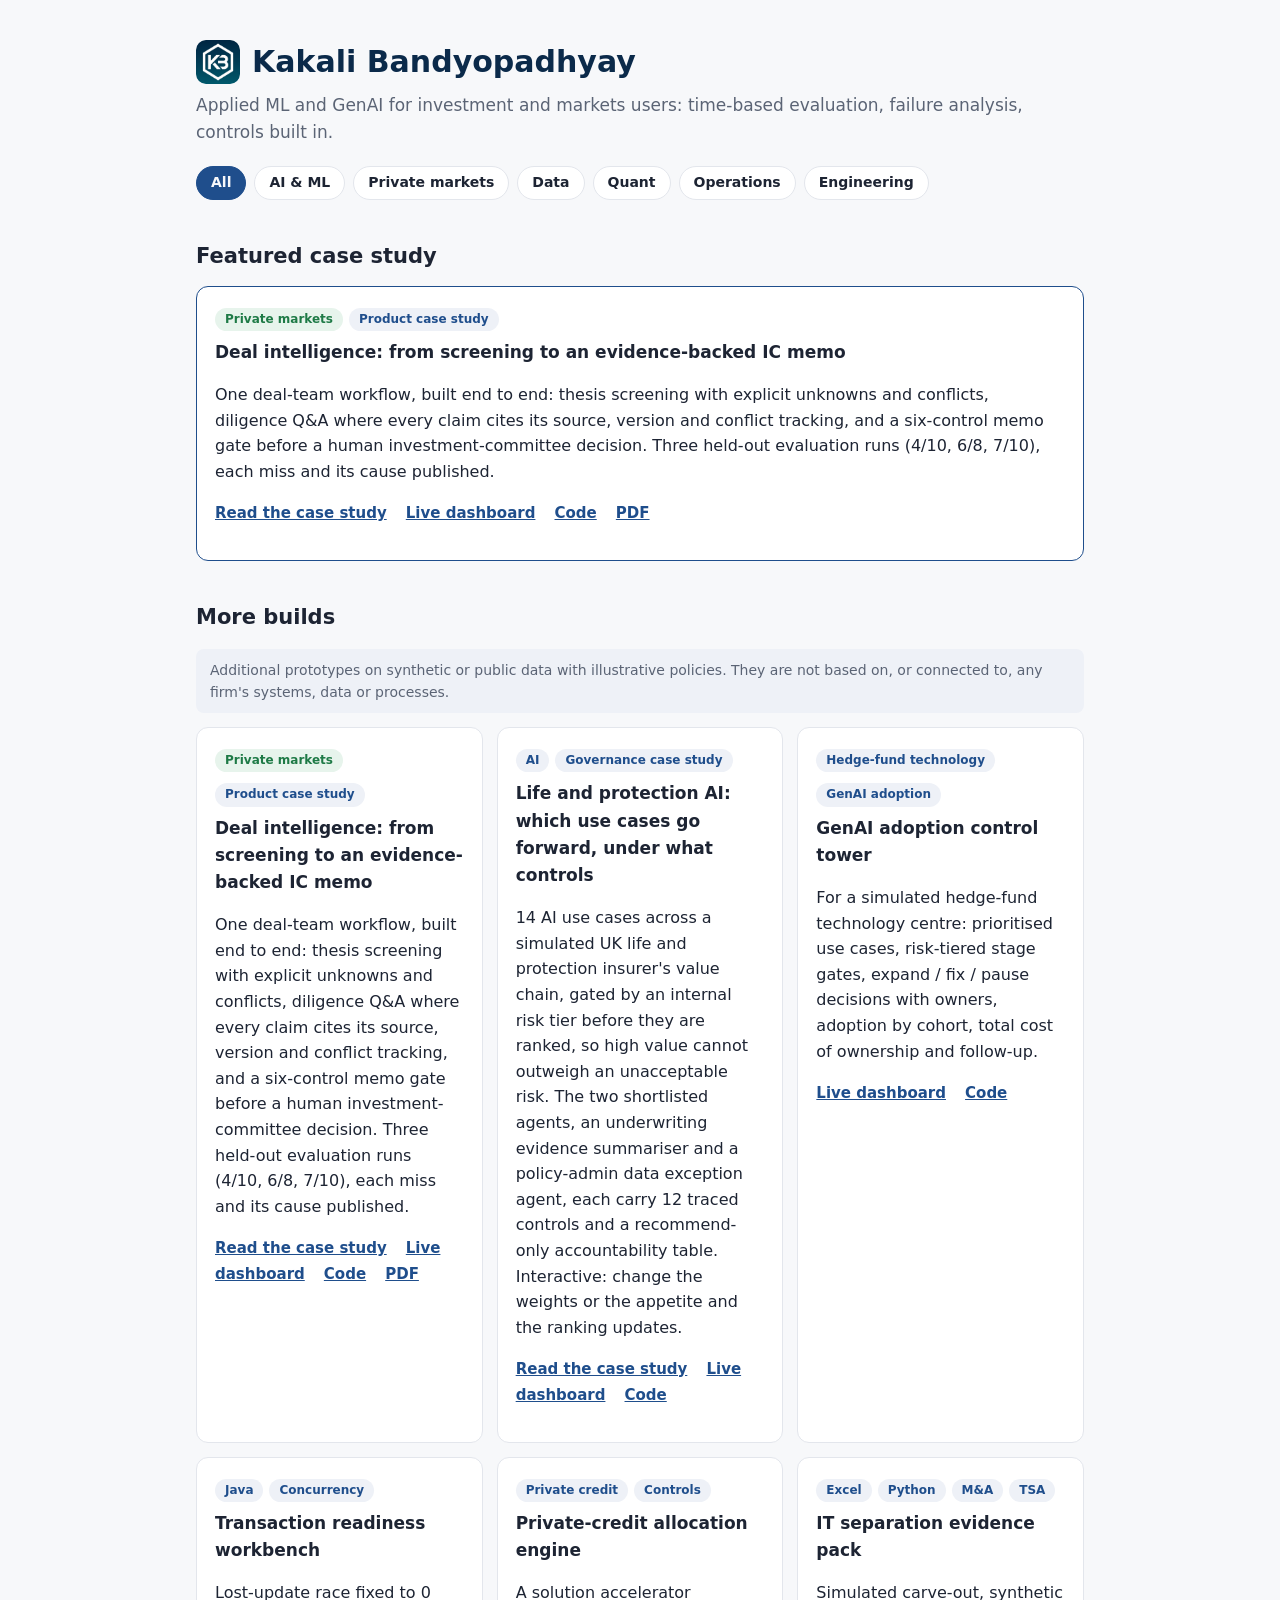
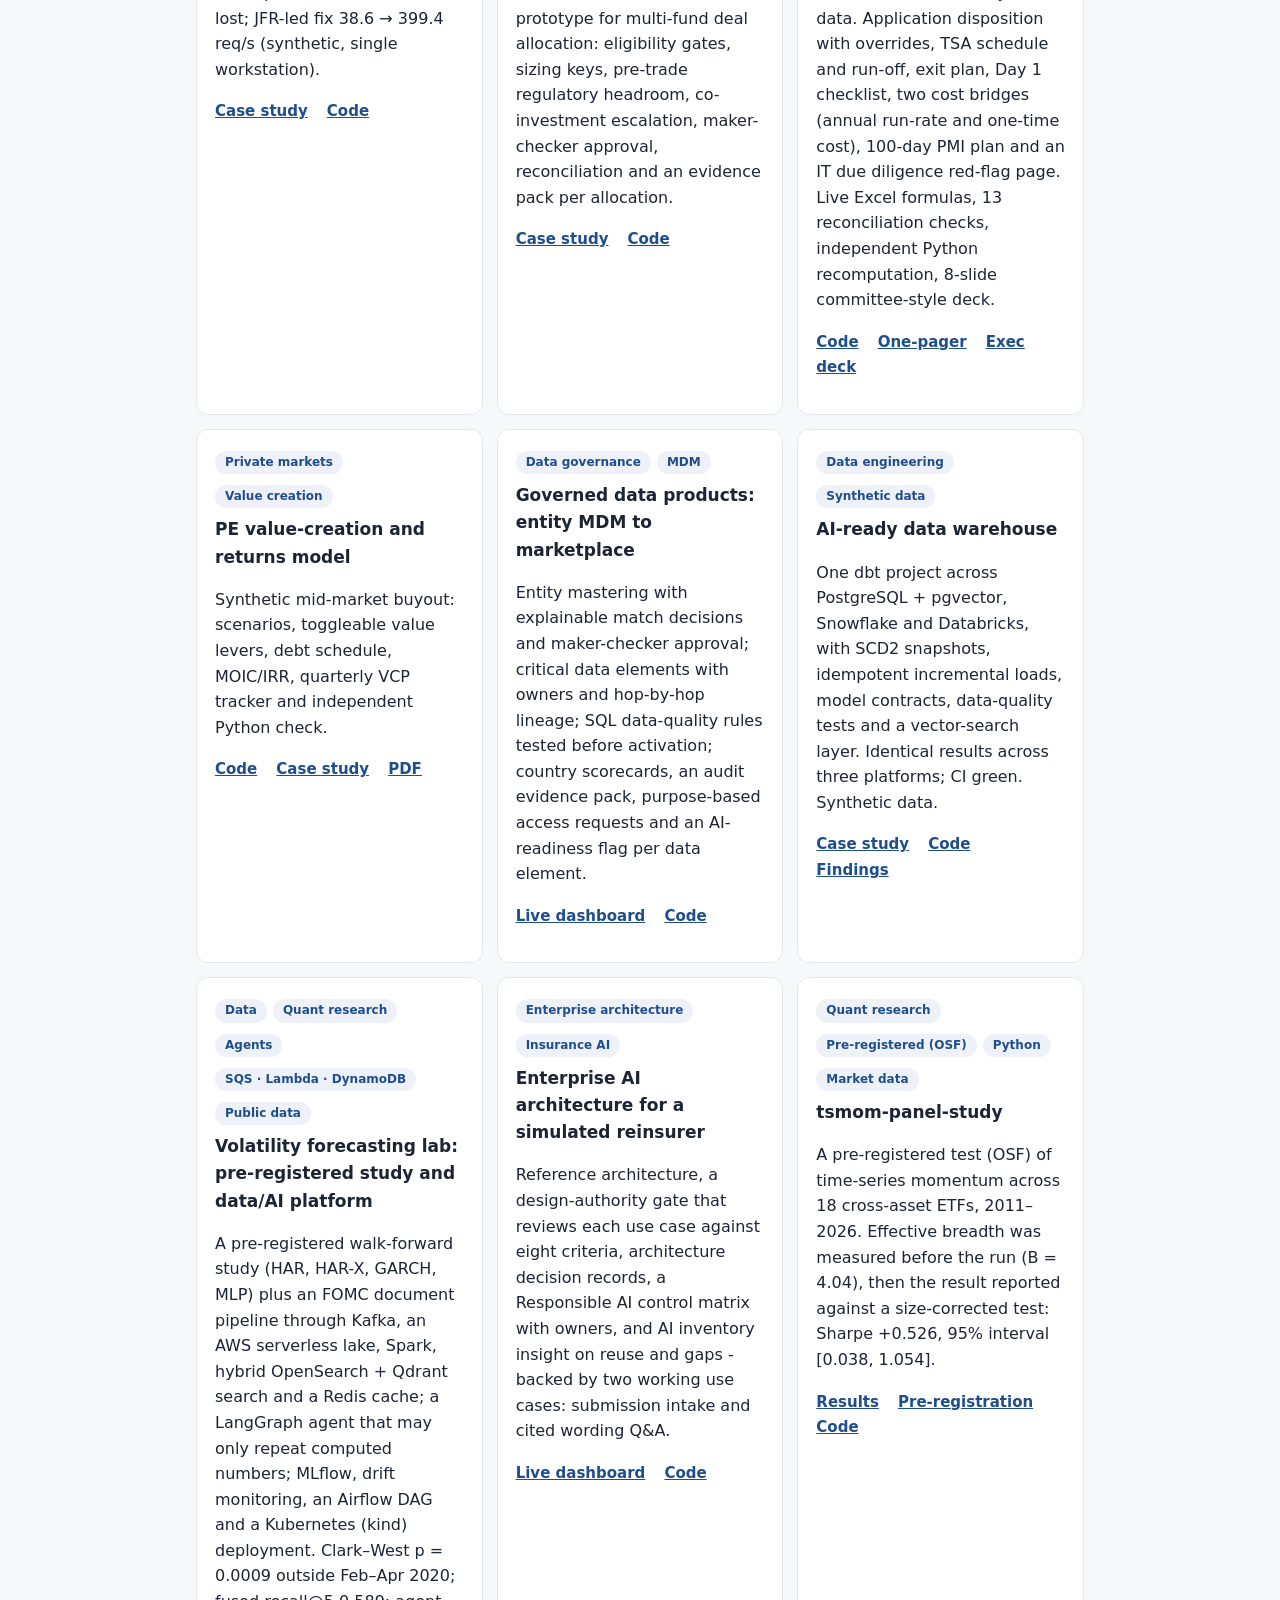
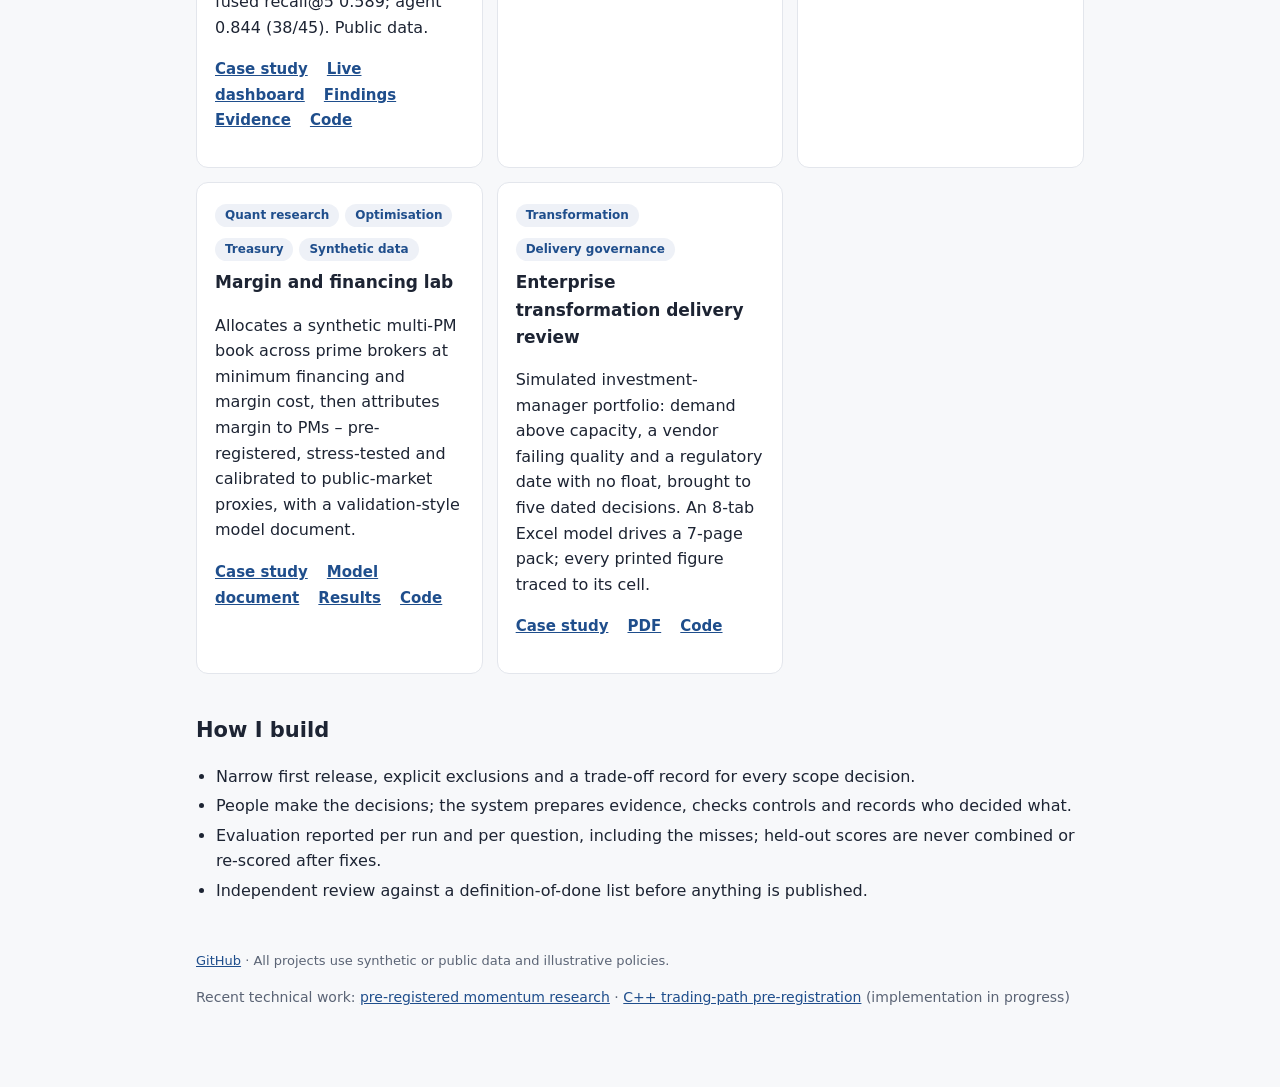
<file: index.html>
<!doctype html>
<html lang="en">
<head>
<meta charset="utf-8">
<meta name="viewport" content="width=device-width,initial-scale=1">
<title>Kakali Bandyopadhyay – Portfolio</title>
<meta name="description" content="Product and data/AI builds for investment workflows: deal intelligence, GenAI adoption, private-credit allocation.">
<script>
(() => {
  const tracks = {
    "private-markets": ["Product builds for private-markets and deal workflows", "Deal intelligence, allocation controls, evidence-gated IC memos and IT separation planning.", "Private markets and deal workflow builds – Portfolio"],
    data: ["Data platforms and governance", "Event-driven pipelines, entity mastering, lineage and AI-ready warehouses.", "Data platforms and governance – Portfolio"],
    quant: ["Quant research and treasury models", "Pre-registered studies, margin and financing optimisation, forecasting.", "Quant research and treasury models – Portfolio"],
    ai: ["Applied ML and GenAI", "Forecasting, retrieval, evaluation and controls.", "Kakali Bandyopadhyay · Applied AI: use-case assessment, evaluation and controls"],
    "m-and-a": ["Technology M&A: diligence, separation and integration", "IT due diligence red flags, application disposition, TSA run-off and exit, Day 1 readiness and 100-day plans.", "Technology M&A builds – Portfolio"],
    operations: ["Operations and controls builds", "Transaction-operations readiness, allocation controls and audit trails; process mining and human-gated automation.", "Operations and controls builds – Portfolio"],
    transformation: ["Enterprise transformation and delivery", "Portfolio, capacity, vendor and commercial decisions, with every figure traced to its source.", "Transformation and delivery builds – Portfolio"],
    engineering: ["Backend engineering and agent systems", "Java services that stay correct under concurrency and replay; agent workflows with guardrails, verifiers and pre-registered evals.", "Backend engineering and agent systems – Portfolio"]
  };
  window.__heroTracks = tracks;
  const track = new URLSearchParams(location.search).get("track");
  if (tracks[track]) document.title = tracks[track][2];
})();
</script>
<link rel="icon" href="/assets/favicon-32x32.png" sizes="32x32">
<link rel="apple-touch-icon" href="/assets/apple-touch-icon.png">
<link rel="stylesheet" href="assets/style.css?v=20261119p1">
</head>
<body>
<main>
<h1 class="brand" id="hero-title"><img src="assets/logo.png" alt="" class="logo">Kakali Bandyopadhyay</h1>
<p class="sub" id="hero-sub">Applied ML and GenAI for investment and markets users: time-based evaluation, failure analysis, controls built in.</p>
<script>
(() => {
  const sub = document.querySelector("#hero-sub");
  const defaultSub = sub.textContent;
  const defaultTitle = document.title.includes(" – Portfolio") && !window.__heroTracks[new URLSearchParams(location.search).get("track")] ? document.title : "Kakali Bandyopadhyay – Portfolio";
  window.setHero = (track) => {
    const copy = window.__heroTracks[track];
    if (copy) {
      sub.textContent = "";
      const strong = document.createElement("strong");
      strong.textContent = copy[0] + ". ";
      sub.append(strong, copy[1]);
      document.title = copy[2];
    } else {
      sub.textContent = defaultSub;
      document.title = defaultTitle;
    }
  };
  window.setHero(new URLSearchParams(location.search).get("track"));
})();
</script>

<div class="filters" role="group" aria-label="Filter builds by track">
  <button type="button" class="filter-chip" data-track-filter="all" aria-pressed="true">All</button>
  <button type="button" class="filter-chip" data-track-filter="ai" aria-pressed="false">AI &amp; ML</button>
  <button type="button" class="filter-chip" data-track-filter="private-markets" aria-pressed="false">Private markets</button>
  <!-- Parked tracks: remove "hidden data-parked" to show the chip again. URLs ?track=m-and-a and ?track=transformation keep working. -->
  <button type="button" class="filter-chip" data-track-filter="m-and-a" aria-pressed="false" hidden data-parked="true">M&amp;A</button>
  <button type="button" class="filter-chip" data-track-filter="data" aria-pressed="false">Data</button>
  <button type="button" class="filter-chip" data-track-filter="quant" aria-pressed="false">Quant</button>
  <button type="button" class="filter-chip" data-track-filter="operations" aria-pressed="false">Operations</button>
  <button type="button" class="filter-chip" data-track-filter="transformation" aria-pressed="false" hidden data-parked="true">Transformation</button>
  <button type="button" class="filter-chip" data-track-filter="engineering" aria-pressed="false">Engineering</button>
</div>

<div id="featured-slot" aria-live="polite">
<div class="feature-panel" data-feature-panel="deal">
<h2>Featured case study</h2>
<div class="card feature">
  <span class="tag ok">Private markets</span><span class="tag">Product case study</span>
  <h3>Deal intelligence: from screening to an evidence-backed IC memo</h3>
  <p>One deal-team workflow, built end to end: thesis screening with explicit unknowns and conflicts, diligence Q&amp;A where every claim cites its source, version and conflict tracking, and a six-control memo gate before a human investment-committee decision. Three held-out evaluation runs (4/10, 6/8, 7/10), each miss and its cause published.</p>
  <p class="links">
    <a href="case-studies/deal-intelligence.html">Read the case study</a>
    <a href="https://kakali-bandyopadhyay.github.io/private-markets-deal-intelligence/">Live dashboard</a>
    <a href="https://github.com/kakali-bandyopadhyay/private-markets-deal-intelligence">Code</a>
    <a href="assets/deal-intelligence-case-study.pdf">PDF</a>
  </p>
</div>
</div>
<div class="feature-panel" data-feature-panel="m-and-a" hidden>
<h2>Featured build</h2>
<div class="card feature">
  <span class="tag">M&amp;A</span><span class="tag">Synthetic data</span>
  <h3>IT separation evidence pack for a simulated carve-out</h3>
  <p><strong>Problem</strong> A carve-out buyer needs Day 1 continuity, a TSA exit it can control, and a cost case that does not double-count.</p>
  <p><strong>What it does</strong> Application disposition rules with audited overrides, TSA schedule and month-by-month run-off, exit plan with dependency checks, Day 1 readiness gates, two cost bridges kept on separate bases (annual run-rate and one-time cost to separate), a 100-day plan and an IT due diligence red-flag page.</p>
  <p><strong>Evidence</strong> 13 reconciliation checks pass; independent Python recomputation matches the workbook to the pound; findings publish the review fixes. Synthetic data.</p>
  <p class="links">
    <a href="assets/it-separation-exec-deck.pdf">Exec deck</a>
    <a href="assets/it-separation-one-pager.pdf">One-pager</a>
    <a href="https://github.com/kakali-bandyopadhyay/it-separation-evidence-pack">Code</a>
    <a href="https://github.com/kakali-bandyopadhyay/it-separation-evidence-pack/blob/main/FINDINGS.md">Findings</a>
  </p>
</div>
</div>
<div class="feature-panel" data-feature-panel="ai" hidden>
  <h2>Featured build</h2>
  <div class="card feature">
    <span class="tag">AI</span><span class="tag">Governance case study</span>
    <h3>Life and protection AI: which use cases go forward, under what controls</h3>
    <p>14 AI use cases across a simulated UK life and protection insurer's value chain, gated by an internal risk tier before they are ranked, so high value cannot outweigh an unacceptable risk. The two shortlisted agents, an underwriting evidence summariser and a policy-admin data exception agent, each carry 12 traced controls and a recommend-only accountability table. Interactive: change the weights or the appetite and the ranking updates.</p>
    <p class="links">
      <a href="https://kakali-bandyopadhyay.github.io/life-ai-value-chain/case-study/">Read the case study</a>
      <a href="https://kakali-bandyopadhyay.github.io/life-ai-value-chain/">Live dashboard</a>
      <a href="https://github.com/kakali-bandyopadhyay/life-ai-value-chain">Code</a>
    </p>
  </div>
</div>
<div class="feature-panel" data-feature-panel="private-markets" hidden>
  <h2>Featured build</h2>
  <div class="card feature">
    <span class="tag">Private markets</span><span class="tag">Value creation</span>
    <h3>PE value-creation and returns model</h3>
    <p>Synthetic mid-market buyout: scenarios, toggleable value levers, debt schedule, MOIC/IRR, quarterly VCP tracker and independent Python check.</p>
    <p class="links">
      <a href="https://github.com/kakali-bandyopadhyay/pe-value-creation-model">Code</a>
      <a href="https://github.com/kakali-bandyopadhyay/pe-value-creation-model/blob/main/docs/CASE_STUDY.md">Case study</a>
      <a href="assets/pe-value-creation-model-summary.pdf">PDF</a>
    </p>
  </div>
</div>
<div class="feature-panel" data-feature-panel="data" hidden>
  <h2>Featured build</h2>
  <div class="card feature feature-build">
    <img src="assets/img/vol-forecast-lab-thumb.svg" alt="Overview: public data feeds a pre-registered forecasting study and a document pipeline with search; a LangGraph agent repeats only verified numbers">
    <div class="feature-copy">
      <span class="tag">Data</span><span class="tag">Quant research</span><span class="tag">Agents</span><span class="tag">SQS&nbsp;·&nbsp;Lambda&nbsp;·&nbsp;DynamoDB</span><span class="tag">Public data</span>
      <h3>Volatility forecasting lab: pre-registered study and data/AI platform</h3>
      <p><strong>Problem</strong> Does VIX-implied variance add anything to a HAR forecast of the next 30 days' S&amp;P 500 variance – and can the answer, and the FOMC text behind it, be served by a platform that proves every number?</p>
      <p><strong>What it does</strong> A pre-registered walk-forward study (HAR, HAR-X, GARCH, MLP) plus an FOMC document pipeline through Kafka, an AWS serverless lake, Spark, hybrid OpenSearch + Qdrant search and a Redis cache; a LangGraph agent that may only repeat computed numbers; MLflow, drift monitoring, an Airflow DAG and a Kubernetes (kind) deployment.</p>
      <p><strong>Evidence</strong> Clark–West p = 0.0009 outside Feb–Apr 2020 (not detected on the full sample, p = 0.0597) · fused retrieval recall@5 0.589 vs dense 0.389 on 15 frozen questions; cloud path equal to local (266/266 docs, 6,620 chunks) · agent 0.844 (38/45), no unverified number in any answer, USD 0.064 for 45 runs. Public data; per-date licensed series not published.</p>
      <p class="links">
        <a href="case-studies/vol-forecast-lab.html">Case study</a>
        <a href="vol-forecast-lab/dashboard/">Live dashboard</a>
        <a href="https://github.com/kakali-bandyopadhyay/vol-forecast-lab/blob/main/FINDINGS.md">Findings</a>
        <a href="https://github.com/kakali-bandyopadhyay/vol-forecast-lab/blob/main/EVIDENCE.md">Evidence</a>
        <a href="https://github.com/kakali-bandyopadhyay/vol-forecast-lab">Code</a>
      </p>
    </div>
  </div>
</div>
<div class="feature-panel" data-feature-panel="quant" hidden>
  <h2>Featured build</h2>
  <div class="card feature feature-build">
    <img src="assets/img/margin-and-financing-lab-thumb.svg" alt="Overview: a synthetic multi-PM book and broker terms feed a margin proxy, a cost-minimising allocation and PM attribution">
    <div class="feature-copy">
      <span class="tag">Quant research</span><span class="tag">Optimisation</span><span class="tag">Treasury</span><span class="tag">Synthetic data</span>
      <h3>Margin and financing lab: where should each position sit?</h3>
      <p><strong>Problem</strong> A multi-PM book faces different prime-broker rates, offsets, borrow and limits, so allocation changes both financing cost and margin locked up.</p>
      <p><strong>What it does</strong> Uses a pre-registered margin proxy and a linear program to allocate positions across synthetic prime brokers, then attributes margin usage and an illustrative charge to PMs.</p>
      <p><strong>Evidence</strong> 214 positions across 4 prime brokers; 90-day cost USD 21,714,337; 49 positions split across brokers. A pre-registered 7-scenario stress test shows the book absorbs a doubling of volatility within broker limits (+USD 155m margin), while a 1.5× margin-rate shock or the loss of one broker breaches counterparty limits; the combined stress adds USD 479m margin. 3 of 5 expected behaviours met; the results and limitations are published. The margin rates are then calibrated to illustrative public-market proxies (ES 97.5%, point-in-time stressed weighting with a floor) and backtested walk-forward at every month-end from January 2019 to September 2026; every output reproduces byte-identical from a clean clone.</p>
      <p class="links">
        <a href="case-studies/margin-and-financing-lab.html">Case study</a>
        <a href="https://github.com/kakali-bandyopadhyay/margin-and-financing-lab/blob/main/docs/MODEL_DOC.md">Model document</a>
        <a href="https://github.com/kakali-bandyopadhyay/margin-and-financing-lab/blob/main/RESULTS.md">Results</a>
        <a href="https://github.com/kakali-bandyopadhyay/margin-and-financing-lab">Code</a>
      </p>
    </div>
  </div>
</div>
<div class="feature-panel" data-feature-panel="engineering" hidden>
  <h2>Featured build</h2>
  <div class="card feature feature-build">
    <img src="assets/img/txb-loadtest-setup.svg" alt="Load-test setup: closed-loop workers update records through HTTP, with a warm-up period followed by a measured run that records throughput and latency">
    <div class="feature-copy">
      <span class="tag">Backend engineering</span><span class="tag">Java</span><span class="tag">Concurrency</span>
      <h3>Transaction readiness workbench: does every concurrent update survive?</h3>
      <p><strong>Problem</strong> Fifty requests updating the same record at once silently lost 45 of 50 changes – and the service handled under 40 requests a second for a reason that wasn't the database.</p>
      <p><strong>What it does</strong> A Java 25 / Spring Boot 4.1.2 service on PostgreSQL. A failing test reproduces the lost-update race; optimistic locking (@Version, bounded back-off, HTTP 409) and pessimistic locking (SELECT … FOR UPDATE) are compared; JFR profiling and a closed-loop load driver locate the CPU bottleneck.</p>
      <p><strong>Evidence</strong> 5 of 50 updates survived before the fix; 0 lost after. JFR traced 99.5% of CPU samples to password hashing; session-backed auth raised throughput 38.6 → 399.4 req/s and cut p95 1,545 → 264.8 ms (median of 3 runs). Virtual threads added no throughput – the 10-connection pool was the limit. 71 tests in CI. Synthetic data, single workstation.</p>
      <p class="links">
        <a href="case-studies/txb-readiness-workbench.html">Case study</a>
        <a href="https://github.com/kakali-bandyopadhyay/txb-readiness-workbench">Code</a>
        <a href="https://github.com/kakali-bandyopadhyay/txb-readiness-workbench/blob/main/FINDINGS.md">Findings</a>
        <a href="https://github.com/kakali-bandyopadhyay/txb-readiness-workbench/blob/main/docs/adr/ADR-001-readiness-action-locking.md">ADR-001</a>
      </p>
    </div>
  </div>
</div>
<div class="feature-panel" data-feature-panel="operations" hidden>
  <h2>Featured build</h2>
  <div class="card feature feature-build">
    <img src="assets/img/access-flow-owner-shares.png" alt="Synthetic access-provisioning delay shares by owner across four test cells, from the access-flow-mining repository">
    <div class="feature-copy">
      <span class="tag">Process mining</span><span class="tag">Synthetic data</span>
      <h3>Access-flow mining: approver or handoff bottleneck?</h3>
      <p><strong>Problem</strong> Slow access provisioning gets blamed on approvers, but the delay can sit in cross-region handoffs and rework instead.</p>
      <p><strong>What it does</strong> Mines a simulated access-provisioning workflow across three regions; a pre-registered rule classifies delay as approver- or handoff-bound, cross-checked with PM4Py conformance. Includes AI triage behind a human approval gate, a UiPath intake-validation bot and a payback model.</p>
      <p><strong>Evidence</strong> Pre-registered classifier correct in all 4 test cells; the p95 band miss is reported, not tuned away. 113 tests. The gate fails closed, blocks self-approval and needs two approvers for privileged requests. Synthetic data.</p>
      <p class="links">
        <a href="https://github.com/kakali-bandyopadhyay/access-flow-mining">Code</a>
        <a href="https://github.com/kakali-bandyopadhyay/access-flow-mining/blob/main/CASE_STUDY.md">Case study</a>
        <a href="https://github.com/kakali-bandyopadhyay/access-flow-mining/blob/main/FINDINGS.md">Findings</a>
        <a href="https://github.com/kakali-bandyopadhyay/access-flow-mining/blob/main/lean/to_be.svg">BPMN</a>
      </p>
    </div>
  </div>
</div>

<div class="feature-panel" data-feature-panel="transformation" hidden>
  <h2>Featured build</h2>
  <div class="card feature feature-build">
    <img src="assets/img/tdr-page2-portfolio.png" alt="Page 2 of the simulated review pack: portfolio register, roadmap with shared data-engineering capacity, and deferrals and stops">
    <div class="feature-copy">
      <span class="tag">Transformation</span><span class="tag">Synthetic data</span>
      <h3>Enterprise transformation delivery review</h3>
      <p><strong>Problem</strong> More demand than capacity (205 vs 186 FTE), a vendor above its quality threshold (4.1% vs 1.5%) and a regulatory date with no float, inside a fixed $42.84m envelope.</p>
      <p><strong>What it does</strong> An 8-tab Excel model drives a 7-page review pack. Every core page ends in a dated decision: stop, re-baseline, re-compete, protect the date, pause AI expansion (D1–D5).</p>
      <p><strong>Evidence</strong> 37 model checks TRUE; all 1,284 printed figures traced to workbook cells; pages generated from the model, not typed. Synthetic data.</p>
      <p class="links">
        <a href="case-studies/transformation-delivery-review.html">Case study</a>
        <a href="assets/transformation-delivery-review.pdf">PDF</a>
        <a href="https://github.com/kakali-bandyopadhyay/transformation-delivery-review/raw/main/out/delivery_review_model.xlsx">Excel model</a>
        <a href="https://github.com/kakali-bandyopadhyay/transformation-delivery-review">Code</a>
        <a href="https://github.com/kakali-bandyopadhyay/transformation-delivery-review/blob/main/FINDINGS.md">Findings</a>
      </p>
    </div>
  </div>
</div>
</div>

<h2 id="other-builds">More builds</h2>
<p class="note" id="other-builds-note">Additional prototypes on synthetic or public data with illustrative policies. They are not based on, or connected to, any firm's systems, data or processes.</p>
<div class="grid">
  <div class="card" data-tracks="private-markets">
    <span class="tag ok">Private markets</span><span class="tag">Product case study</span>
    <h3>Deal intelligence: from screening to an evidence-backed IC memo</h3>
    <p>One deal-team workflow, built end to end: thesis screening with explicit unknowns and conflicts, diligence Q&amp;A where every claim cites its source, version and conflict tracking, and a six-control memo gate before a human investment-committee decision. Three held-out evaluation runs (4/10, 6/8, 7/10), each miss and its cause published.</p>
    <p class="links">
      <a href="case-studies/deal-intelligence.html">Read the case study</a>
      <a href="https://kakali-bandyopadhyay.github.io/private-markets-deal-intelligence/">Live dashboard</a>
      <a href="https://github.com/kakali-bandyopadhyay/private-markets-deal-intelligence">Code</a>
      <a href="assets/deal-intelligence-case-study.pdf">PDF</a>
    </p>
  </div>
  <div class="card" data-tracks="ai" data-featured-track="ai">
    <span class="tag">AI</span><span class="tag">Governance case study</span>
    <h3>Life and protection AI: which use cases go forward, under what controls</h3>
    <p>14 AI use cases across a simulated UK life and protection insurer's value chain, gated by an internal risk tier before they are ranked, so high value cannot outweigh an unacceptable risk. The two shortlisted agents, an underwriting evidence summariser and a policy-admin data exception agent, each carry 12 traced controls and a recommend-only accountability table. Interactive: change the weights or the appetite and the ranking updates.</p>
    <p class="links">
      <a href="https://kakali-bandyopadhyay.github.io/life-ai-value-chain/case-study/">Read the case study</a>
      <a href="https://kakali-bandyopadhyay.github.io/life-ai-value-chain/">Live dashboard</a>
      <a href="https://github.com/kakali-bandyopadhyay/life-ai-value-chain">Code</a>
    </p>
  </div>
  <div class="card" data-tracks="ai operations">
    <span class="tag">Hedge-fund technology</span><span class="tag">GenAI adoption</span>
    <h3>GenAI adoption control tower</h3>
    <p>For a simulated hedge-fund technology centre: prioritised use cases, risk-tiered stage gates, expand / fix / pause decisions with owners, adoption by cohort, total cost of ownership and follow-up.</p>
    <p class="links">
      <a href="https://kakali-bandyopadhyay.github.io/genai-adoption-control-tower/">Live dashboard</a>
      <a href="https://github.com/kakali-bandyopadhyay/genai-adoption-control-tower">Code</a>
    </p>
  </div>
  <div class="card" data-tracks="operations engineering" data-featured-track="engineering">
    <span class="tag">Java</span><span class="tag">Concurrency</span>
    <h3>Transaction readiness workbench</h3>
    <p>Lost-update race fixed to 0 lost; JFR-led fix 38.6 → 399.4 req/s (synthetic, single workstation).</p>
    <p class="links">
      <a href="case-studies/txb-readiness-workbench.html">Case study</a>
      <a href="https://github.com/kakali-bandyopadhyay/txb-readiness-workbench">Code</a>
    </p>
  </div>
  <div class="card" data-tracks="private-markets operations">
    <span class="tag">Private credit</span><span class="tag">Controls</span>
    <h3>Private-credit allocation engine</h3>
    <p>A solution accelerator prototype for multi-fund deal allocation: eligibility gates, sizing keys, pre-trade regulatory headroom, co-investment escalation, maker-checker approval, reconciliation and an evidence pack per allocation.</p>
    <p class="links">
      <a href="https://kakali-bandyopadhyay.github.io/case-studies/private-credit-allocation-engine.html">Case study</a>
      <a href="https://github.com/kakali-bandyopadhyay/private-credit-allocation-engine">Code</a>
    </p>
  </div>
  <div class="card" data-tracks="private-markets operations">
    <span class="tag">Excel</span><span class="tag">Python</span><span class="tag">M&amp;A</span><span class="tag">TSA</span>
    <h3>IT separation evidence pack</h3>
    <p>Simulated carve-out, synthetic data. Application disposition with overrides, TSA schedule and run-off, exit plan, Day 1 checklist, two cost bridges (annual run-rate and one-time cost), 100-day PMI plan and an IT due diligence red-flag page. Live Excel formulas, 13 reconciliation checks, independent Python recomputation, 8-slide committee-style deck.</p>
    <p class="links">
      <a href="https://github.com/kakali-bandyopadhyay/it-separation-evidence-pack">Code</a>
      <a href="assets/it-separation-one-pager.pdf">One-pager</a>
      <a href="assets/it-separation-exec-deck.pdf">Exec deck</a>
    </p>
  </div>
  <div class="card" data-tracks="private-markets m-and-a">
    <span class="tag">Private markets</span><span class="tag">Value creation</span>
    <h3>PE value-creation and returns model</h3>
    <p>Synthetic mid-market buyout: scenarios, toggleable value levers, debt schedule, MOIC/IRR, quarterly VCP tracker and independent Python check.</p>
    <p class="links">
      <a href="https://github.com/kakali-bandyopadhyay/pe-value-creation-model">Code</a>
      <a href="https://github.com/kakali-bandyopadhyay/pe-value-creation-model/blob/main/docs/CASE_STUDY.md">Case study</a>
      <a href="assets/pe-value-creation-model-summary.pdf">PDF</a>
    </p>
  </div>
       <div class="card" data-tracks="data operations">
       <span class="tag">Data governance</span><span class="tag">MDM</span>
       <h3>Governed data products: entity MDM to marketplace</h3>
       <p>Entity mastering with explainable match decisions and maker-checker approval; critical data elements with owners and hop-by-hop lineage; SQL data-quality rules tested before activation; country scorecards, an audit evidence pack, purpose-based access requests and an AI-readiness flag per data element.</p>
       <p class="links">
         <a href="https://kakali-bandyopadhyay.github.io/entity-mdm-governance/">Live dashboard</a>
         <a href="https://github.com/kakali-bandyopadhyay/entity-mdm-governance">Code</a>
       </p>
     </div>
  <div class="card" data-tracks="data">
    <span class="tag">Data engineering</span><span class="tag">Synthetic data</span>
    <h3>AI-ready data warehouse</h3>
    <p>One dbt project across PostgreSQL + pgvector, Snowflake and Databricks, with SCD2 snapshots, idempotent incremental loads, model contracts, data-quality tests and a vector-search layer. Identical results across three platforms; CI green. Synthetic data.</p>
    <p class="links">
      <a href="https://kakali-bandyopadhyay.github.io/ai-ready-data-warehouse/case-study/">Case study</a>
      <a href="https://github.com/kakali-bandyopadhyay/ai-ready-data-warehouse">Code</a>
      <a href="https://github.com/kakali-bandyopadhyay/ai-ready-data-warehouse/blob/main/FINDINGS.md">Findings</a>
    </p>
  </div>
  <div class="card" data-tracks="data ai quant engineering" data-featured-track="data">
    <span class="tag">Data</span><span class="tag">Quant research</span><span class="tag">Agents</span><span class="tag">SQS&nbsp;·&nbsp;Lambda&nbsp;·&nbsp;DynamoDB</span><span class="tag">Public data</span>
    <h3>Volatility forecasting lab: pre-registered study and data/AI platform</h3>
    <p>A pre-registered walk-forward study (HAR, HAR-X, GARCH, MLP) plus an FOMC document pipeline through Kafka, an AWS serverless lake, Spark, hybrid OpenSearch + Qdrant search and a Redis cache; a LangGraph agent that may only repeat computed numbers; MLflow, drift monitoring, an Airflow DAG and a Kubernetes (kind) deployment. Clark–West p = 0.0009 outside Feb–Apr 2020; fused recall@5 0.589; agent 0.844 (38/45). Public data.</p>
    <p class="links">
      <a href="case-studies/vol-forecast-lab.html">Case study</a>
      <a href="vol-forecast-lab/dashboard/">Live dashboard</a>
      <a href="https://github.com/kakali-bandyopadhyay/vol-forecast-lab/blob/main/FINDINGS.md">Findings</a>
      <a href="https://github.com/kakali-bandyopadhyay/vol-forecast-lab/blob/main/EVIDENCE.md">Evidence</a>
      <a href="https://github.com/kakali-bandyopadhyay/vol-forecast-lab">Code</a>
    </p>
  </div>
  <div class="card" data-tracks="ai data">
    <span class="tag">Enterprise architecture</span><span class="tag">Insurance AI</span>
    <h3>Enterprise AI architecture for a simulated reinsurer</h3>
    <p>Reference architecture, a design-authority gate that reviews each use case against eight criteria, architecture decision records, a Responsible AI control matrix with owners, and AI inventory insight on reuse and gaps - backed by two working use cases: submission intake and cited wording Q&amp;A.</p>
    <p class="links">
      <a href="https://kakali-bandyopadhyay.github.io/insurance-ai-architecture/">Live dashboard</a>
      <a href="https://github.com/kakali-bandyopadhyay/insurance-ai-architecture">Code</a>
    </p>
  </div>

  <div class="card" data-tracks="quant">
    <span class="tag">Quant research</span><span class="tag">Pre-registered (OSF)</span><span class="tag">Python</span><span class="tag">Market data</span>
    <h3>tsmom-panel-study</h3>
    <p>A pre-registered test (OSF) of time-series momentum across 18 cross-asset ETFs, 2011–2026. Effective breadth was measured before the run (B = 4.04), then the result reported against a size-corrected test: Sharpe +0.526, 95% interval [0.038, 1.054].</p>
    <p class="links">
      <a href="https://github.com/kakali-bandyopadhyay/tsmom-panel-study/blob/main/RESULTS.md">Results</a>
      <a href="https://doi.org/10.17605/OSF.IO/W86XT">Pre-registration</a>
      <a href="https://github.com/kakali-bandyopadhyay/tsmom-panel-study">Code</a>
    </p>
  </div>
  <div class="card" data-tracks="quant data engineering" data-featured-track="quant">
    <span class="tag">Quant research</span><span class="tag">Optimisation</span><span class="tag">Treasury</span><span class="tag">Synthetic data</span>
    <h3>Margin and financing lab</h3>
    <p>Allocates a synthetic multi-PM book across prime brokers at minimum financing and margin cost, then attributes margin to PMs – pre-registered, stress-tested and calibrated to public-market proxies, with a validation-style model document.</p>
    <p class="links">
      <a href="/case-studies/margin-and-financing-lab.html">Case study</a>
      <a href="https://github.com/kakali-bandyopadhyay/margin-and-financing-lab/blob/main/docs/MODEL_DOC.md">Model document</a>
      <a href="https://github.com/kakali-bandyopadhyay/margin-and-financing-lab/blob/main/RESULTS.md">Results</a>
      <a href="https://github.com/kakali-bandyopadhyay/margin-and-financing-lab">Code</a>
    </p>
  </div>

  <div class="card" data-tracks="transformation operations" data-featured-track="transformation">
  <span class="tag">Transformation</span><span class="tag">Delivery governance</span>
  <h3>Enterprise transformation delivery review</h3>
  <p>Simulated investment-manager portfolio: demand above capacity, a vendor failing quality and a regulatory date with no float, brought to five dated decisions. An 8-tab Excel model drives a 7-page pack; every printed figure traced to its cell.</p>
  <p class="links">
    <a href="case-studies/transformation-delivery-review.html">Case study</a>
    <a href="assets/transformation-delivery-review.pdf">PDF</a>
    <a href="https://github.com/kakali-bandyopadhyay/transformation-delivery-review">Code</a>
  </p>
  </div>
</div>

<h2>How I build</h2>
<ul>
  <li>Narrow first release, explicit exclusions and a trade-off record for every scope decision.</li>
  <li>People make the decisions; the system prepares evidence, checks controls and records who decided what.</li>
  <li>Evaluation reported per run and per question, including the misses; held-out scores are never combined or re-scored after fixes.</li>
  <li>Independent review against a definition-of-done list before anything is published.</li>
</ul>

<footer>
  <a href="https://github.com/kakali-bandyopadhyay">GitHub</a> ·
  All projects use synthetic or public data and illustrative policies.
</footer>
<p class="mute">Recent technical work: <a href="https://doi.org/10.17605/OSF.IO/W86XT">pre-registered momentum research</a> · <a href="https://github.com/kakali-bandyopadhyay/trading-path-latency/blob/v0.1-prereg/prereg/PREREGISTRATION.md">C++ trading-path pre-registration</a> <span class="muted">(implementation in progress)</span></p>
</main>
<script>
const filters = [...document.querySelectorAll("[data-track-filter]")];
const validTracks = new Set(filters.map((button) => button.dataset.trackFilter).filter((track) => track !== "all"));
const cards = [...document.querySelectorAll(".grid [data-tracks]")];
const featuredPanels = [...document.querySelectorAll("[data-feature-panel]")];
const buildsHeading = document.querySelector("#other-builds");

function trackFromLocation() {
  const url = new URL(window.location.href);
  if (url.searchParams.has("track")) {
    const queryTrack = url.searchParams.get("track");
    return validTracks.has(queryTrack) ? queryTrack : "all";
  }
  const hashTrack = url.hash.slice(1);
  return validTracks.has(hashTrack) ? hashTrack : "all";
}

function updateTrackUrl(track) {
  const url = new URL(window.location.href);
  if (track === "all") {
    url.searchParams.delete("track");
    if (validTracks.has(url.hash.slice(1))) url.hash = "";
  } else {
    url.searchParams.set("track", track);
    if (validTracks.has(url.hash.slice(1))) url.hash = "";
  }
  history.replaceState(history.state, "", `${url.pathname}${url.search}${url.hash}`);
}

function applyTrack(track, { updateUrl = false, scroll = false } = {}) {
  filters.forEach((button) => {
    button.setAttribute("aria-pressed", String(button.dataset.trackFilter === track));
  });
  cards.forEach((card) => {
    const tracks = card.dataset.tracks.split(/\s+/);
    card.hidden = (track !== "all" && !tracks.includes(track)) || card.dataset.featuredTrack === track;
  });
  const featureTrack = ["ai", "data", "operations", "m-and-a", "private-markets", "transformation", "engineering"].includes(track) ? track : "deal";
  const panelTrack = track === "quant" ? "quant" : featureTrack;
  const anyCard = cards.some((card) => !card.hidden);
  buildsHeading.hidden = !anyCard;
  featuredPanels.forEach((panel) => {
    panel.hidden = panel.dataset.featurePanel !== panelTrack;
  });
  window.setHero(track);
  if (updateUrl) updateTrackUrl(track);
  if (scroll && track !== "all") buildsHeading.scrollIntoView({ block: "start" });
}

filters.forEach((button) => {
  button.addEventListener("click", () => {
    applyTrack(button.dataset.trackFilter, { updateUrl: true });
  });
});

const initialTrack = trackFromLocation();
applyTrack(initialTrack);
if (new URL(window.location.href).searchParams.has("track") && !validTracks.has(new URL(window.location.href).searchParams.get("track"))) {
  updateTrackUrl("all");
}
</script>
</body>
</html>
</file>
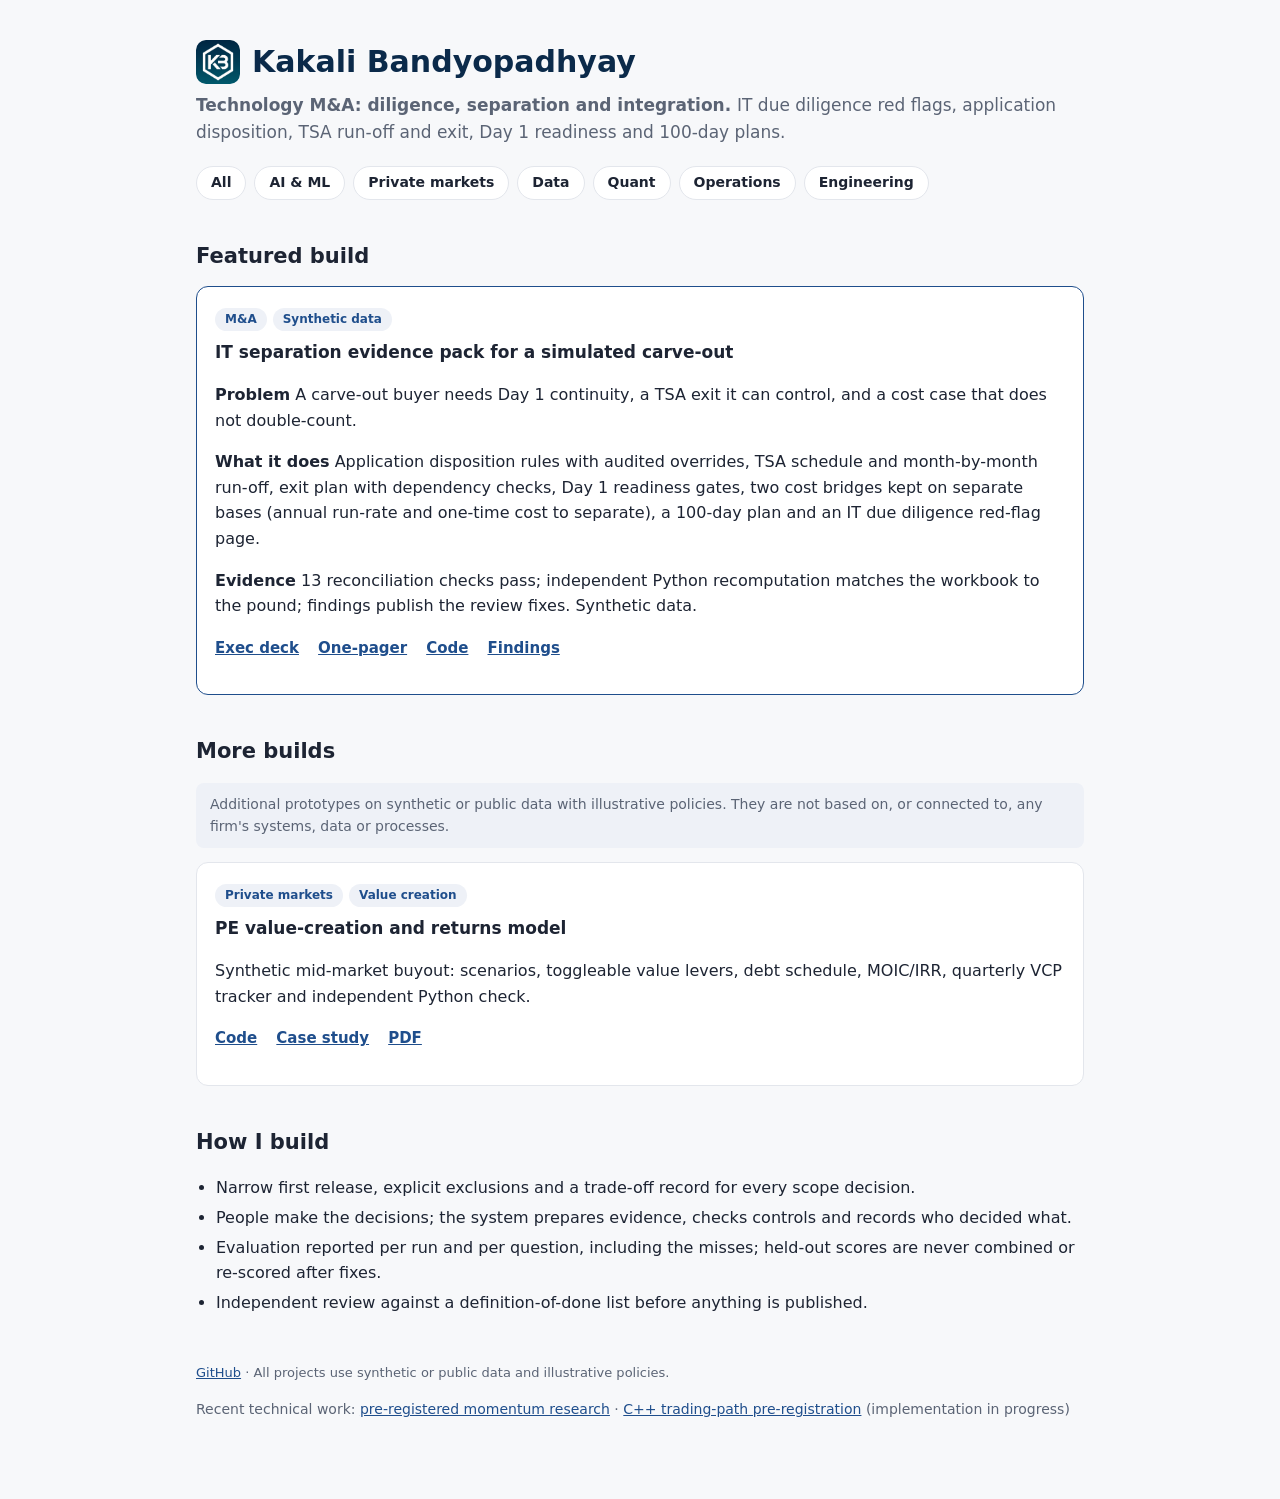
<file: m-and-a/index.html>
<!doctype html>
<html lang="en">
<head>
<meta charset="utf-8">
<title>Technology M&amp;A builds – Kakali Bandyopadhyay</title>
<meta name="robots" content="noindex">
<link rel="canonical" href="https://kakali-bandyopadhyay.github.io/?track=m-and-a">
<meta http-equiv="refresh" content="0; url=../?track=m-and-a">
<script>location.replace("../?track=m-and-a");</script>
</head>
<body>
<p><a href="../?track=m-and-a">Technology M&amp;A builds</a></p>
</body>
</html>
</file>
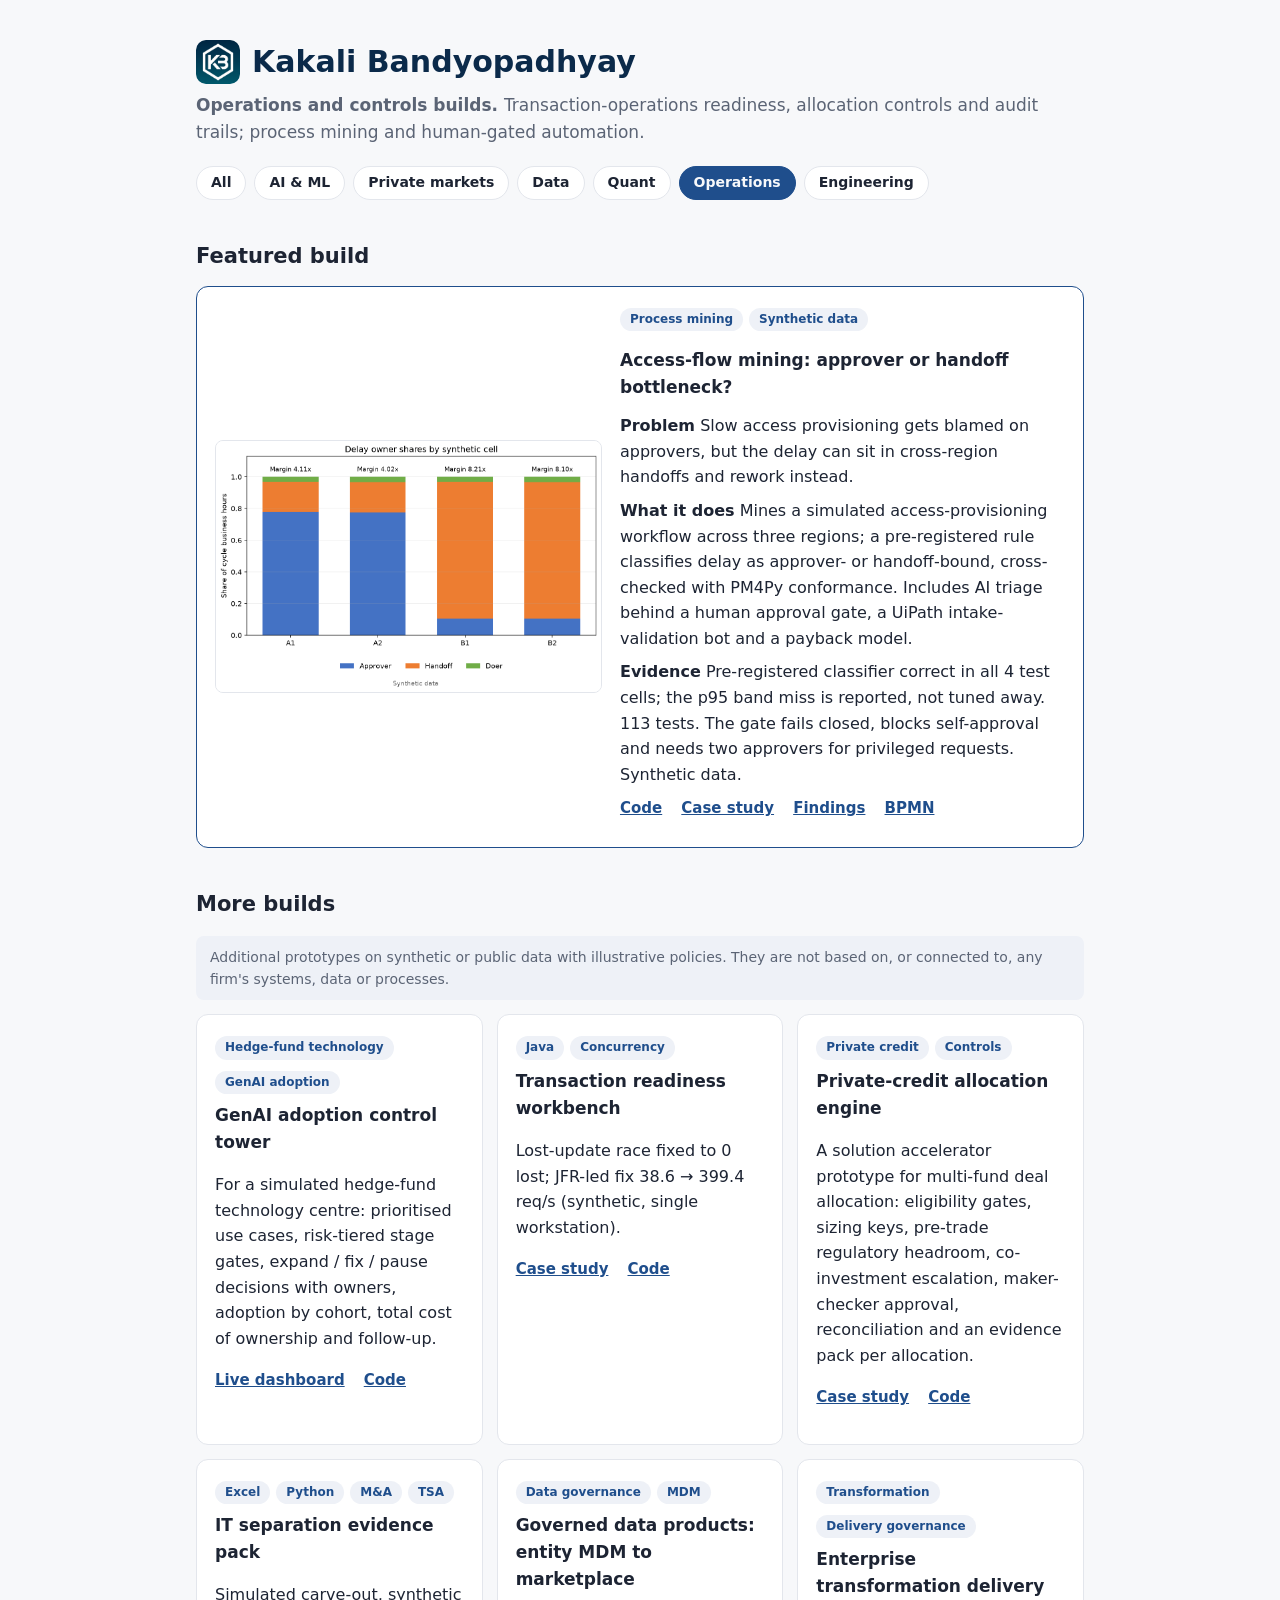
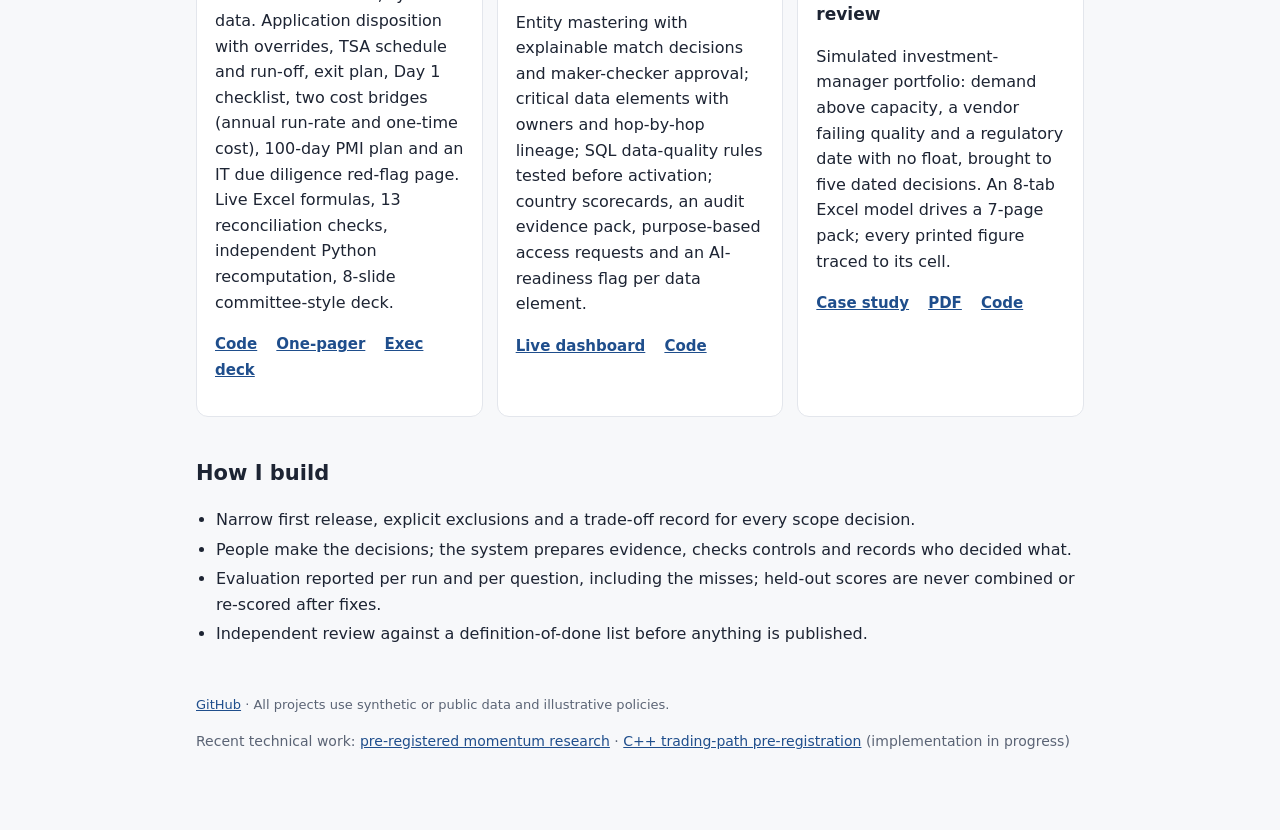
<file: operations/index.html>
<!doctype html>
<html lang="en">
<head>
<meta charset="utf-8">
<meta name="viewport" content="width=device-width,initial-scale=1">
<title>Operations and controls builds - Portfolio</title>
<meta http-equiv="refresh" content="0; url=https://kakali-bandyopadhyay.github.io/?track=operations">
<link rel="icon" href="/assets/favicon-32x32.png" sizes="32x32">
<link rel="apple-touch-icon" href="/assets/apple-touch-icon.png">
<script>window.location.replace("https://kakali-bandyopadhyay.github.io/?track=operations");</script>
</head>
<body>
<p>Redirecting to Operations and controls builds. <a href="https://kakali-bandyopadhyay.github.io/?track=operations">Continue to Operations and controls builds</a>.</p>
</body>
</html>
</file>
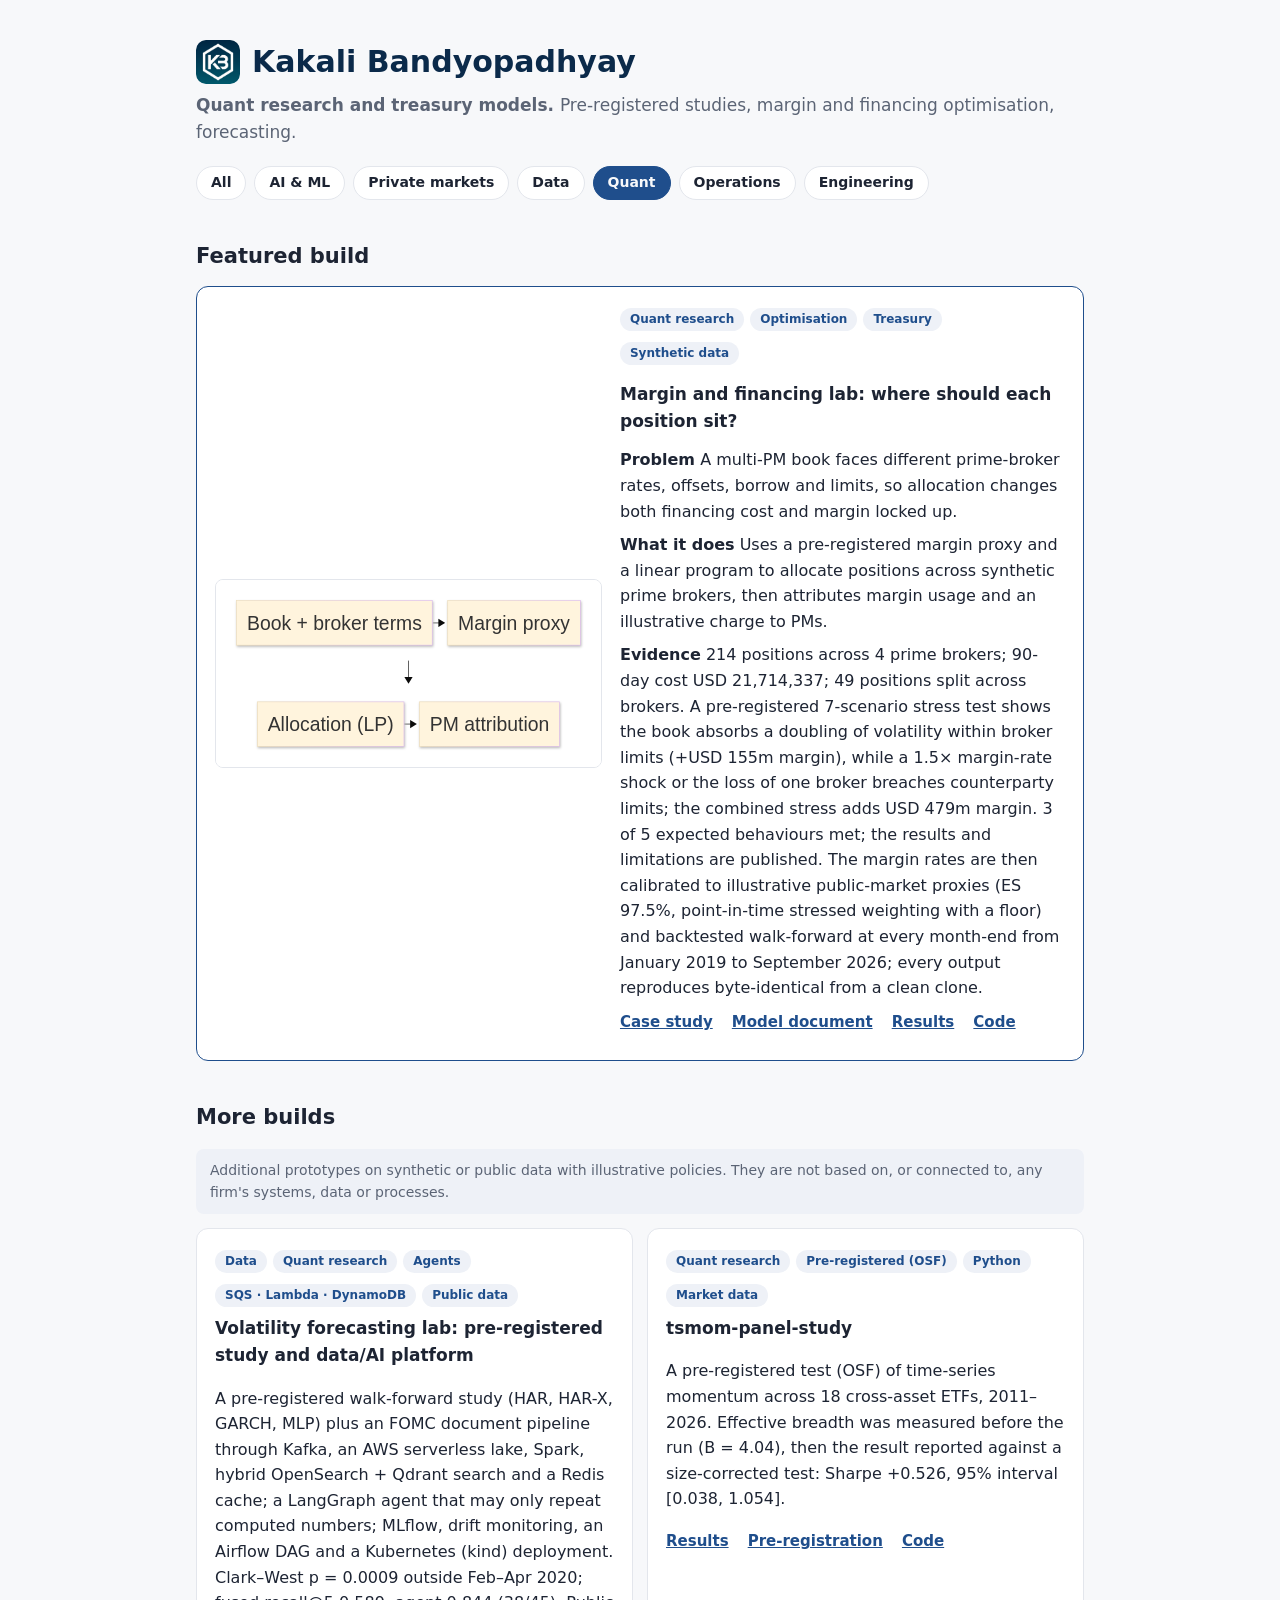
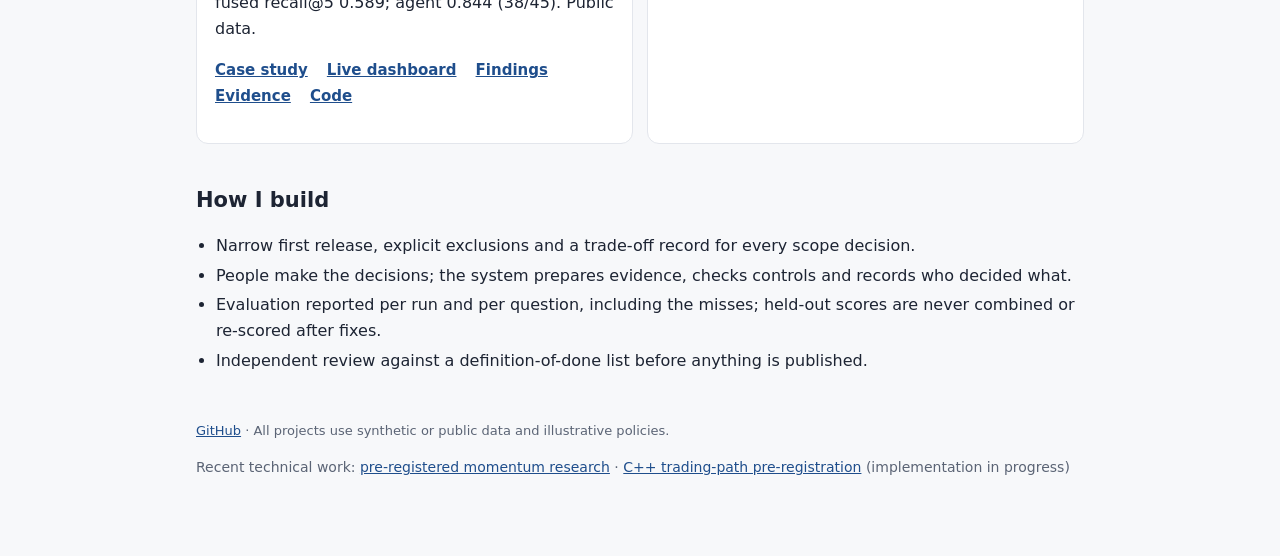
<file: quant/index.html>
<!doctype html>
<html lang="en">
<head>
<meta charset="utf-8">
<meta name="viewport" content="width=device-width,initial-scale=1">
<title>Quant research and treasury models - Portfolio</title>
<meta http-equiv="refresh" content="0; url=https://kakali-bandyopadhyay.github.io/?track=quant">
<link rel="icon" href="/assets/favicon-32x32.png" sizes="32x32">
<link rel="apple-touch-icon" href="/assets/apple-touch-icon.png">
<script>window.location.replace("https://kakali-bandyopadhyay.github.io/?track=quant");</script>
</head>
<body>
<p>Redirecting to Quant research and treasury models. <a href="https://kakali-bandyopadhyay.github.io/?track=quant">Continue to Quant research and treasury models</a>.</p>
</body>
</html>
</file>
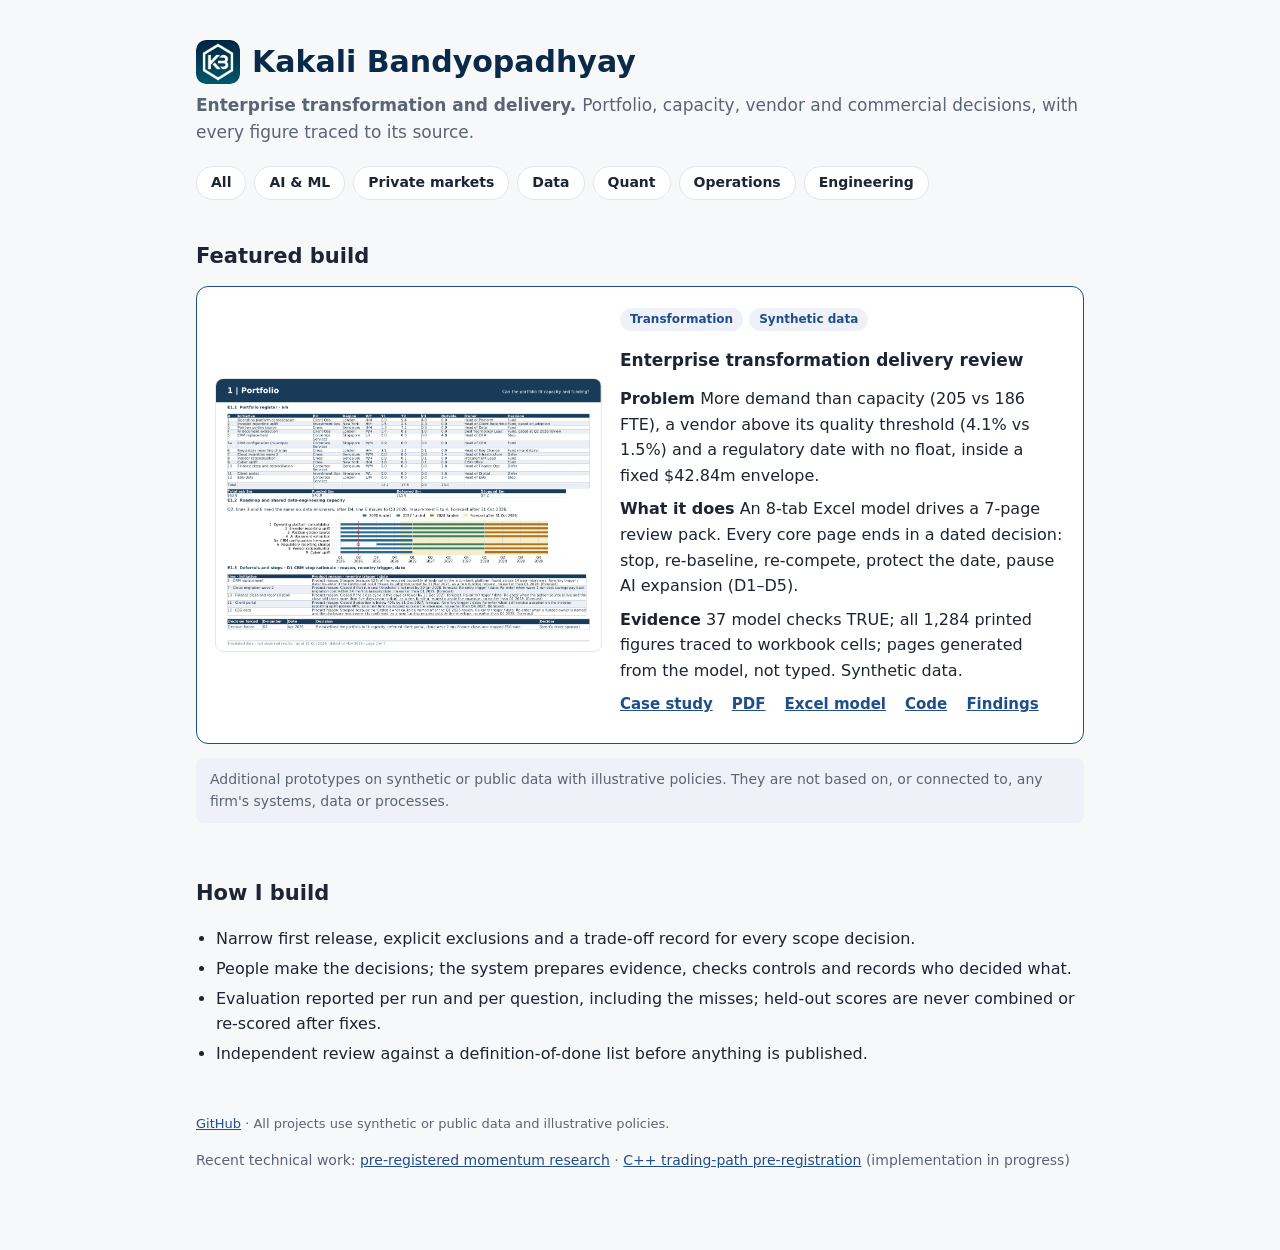
<file: transformation/index.html>
<!doctype html>
<html lang="en">
<head>
<meta charset="utf-8">
<meta name="viewport" content="width=device-width,initial-scale=1">
<title>Transformation and delivery builds - Portfolio</title>
<meta http-equiv="refresh" content="0; url=https://kakali-bandyopadhyay.github.io/?track=transformation">
<link rel="icon" href="/assets/favicon-32x32.png" sizes="32x32">
<link rel="apple-touch-icon" href="/assets/apple-touch-icon.png">
<script>window.location.replace("https://kakali-bandyopadhyay.github.io/?track=transformation");</script>
</head>
<body>
<p>Redirecting to Transformation and delivery builds. <a href="https://kakali-bandyopadhyay.github.io/?track=transformation">Continue to Transformation and delivery builds</a>.</p>
</body>
</html>
</file>
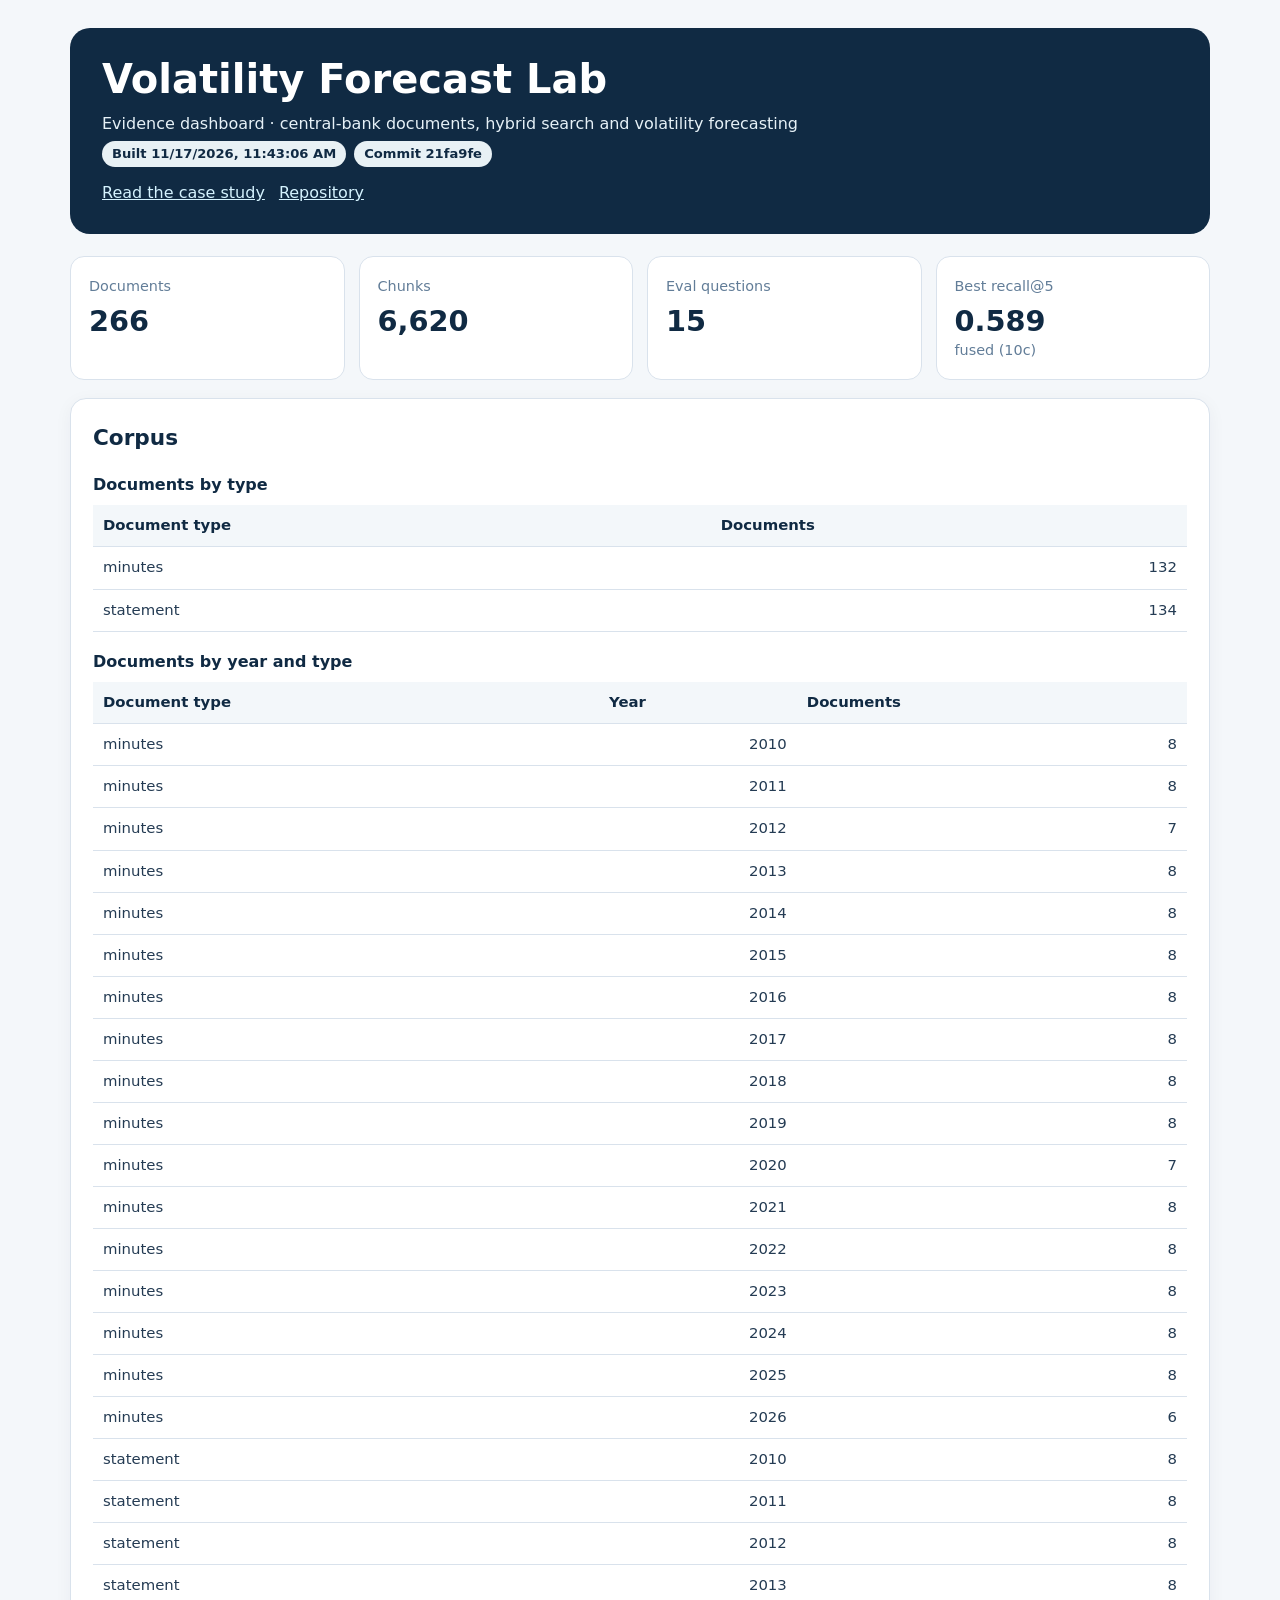
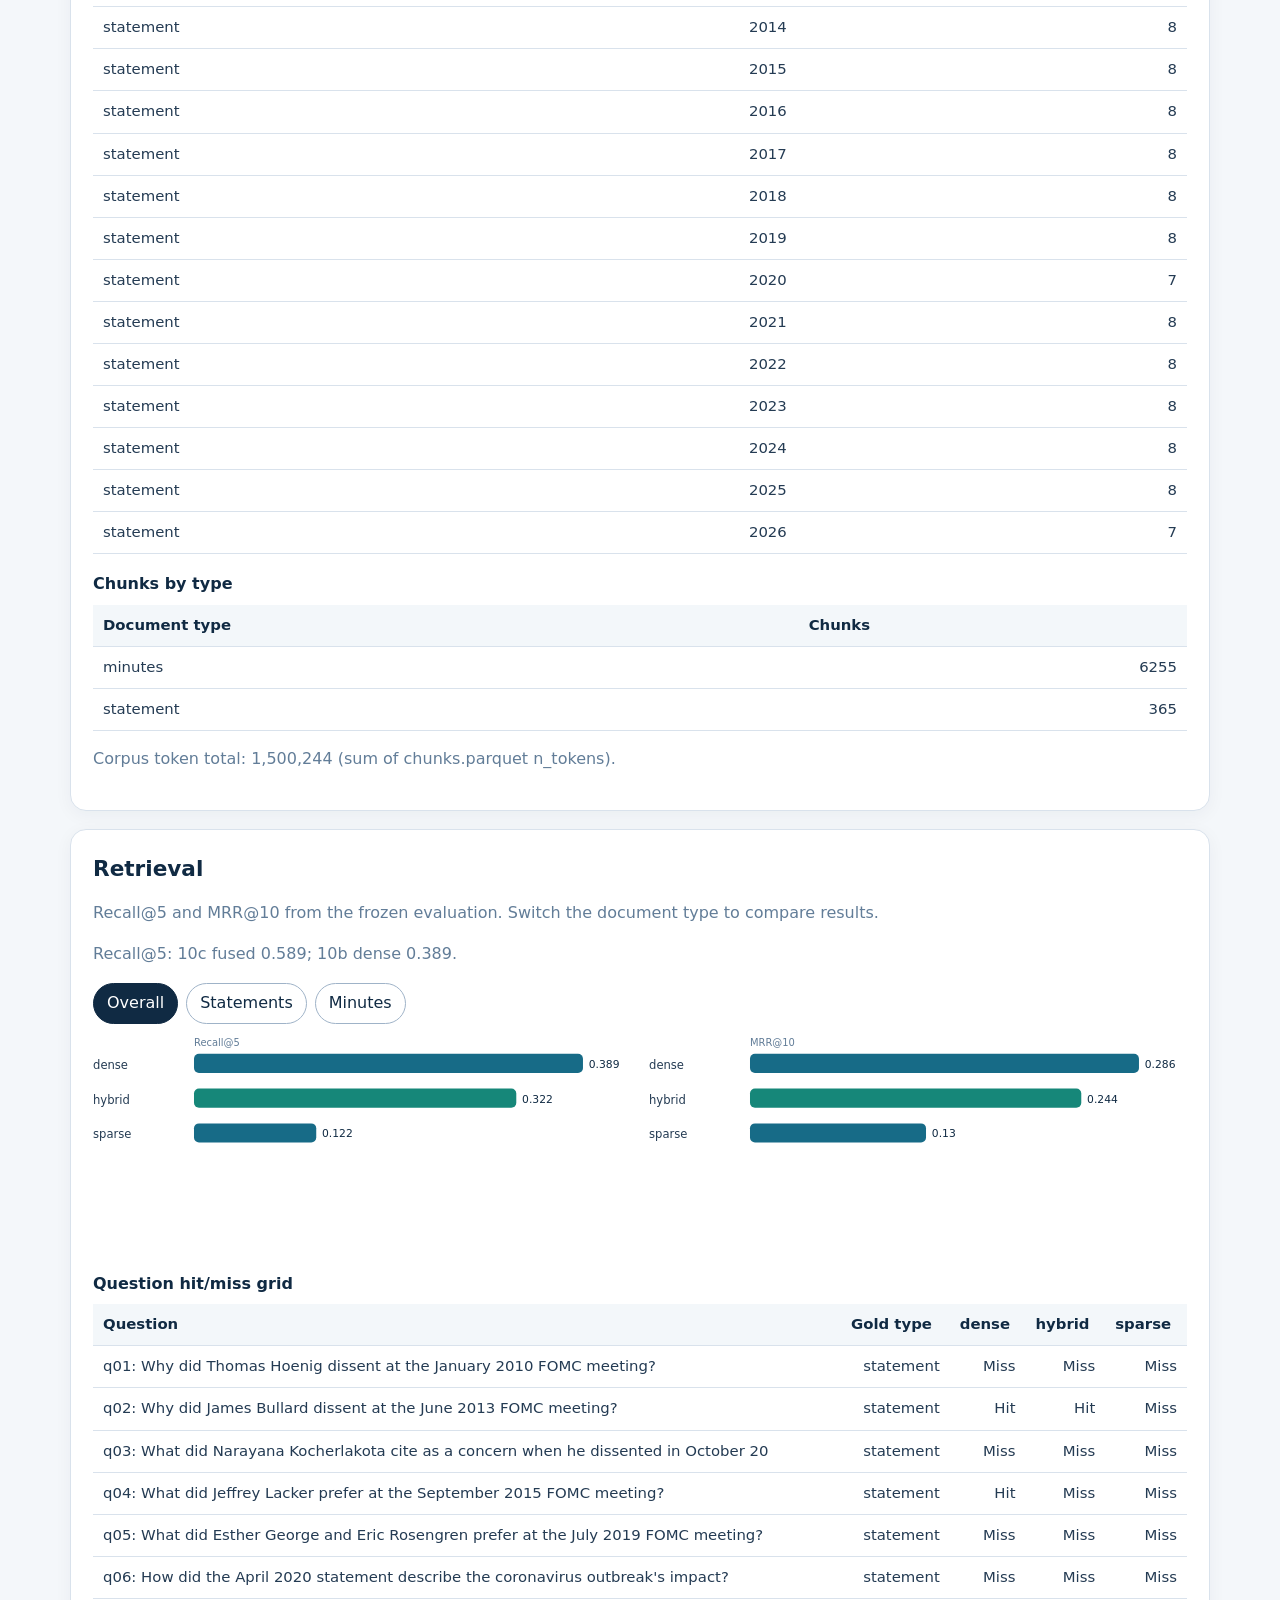
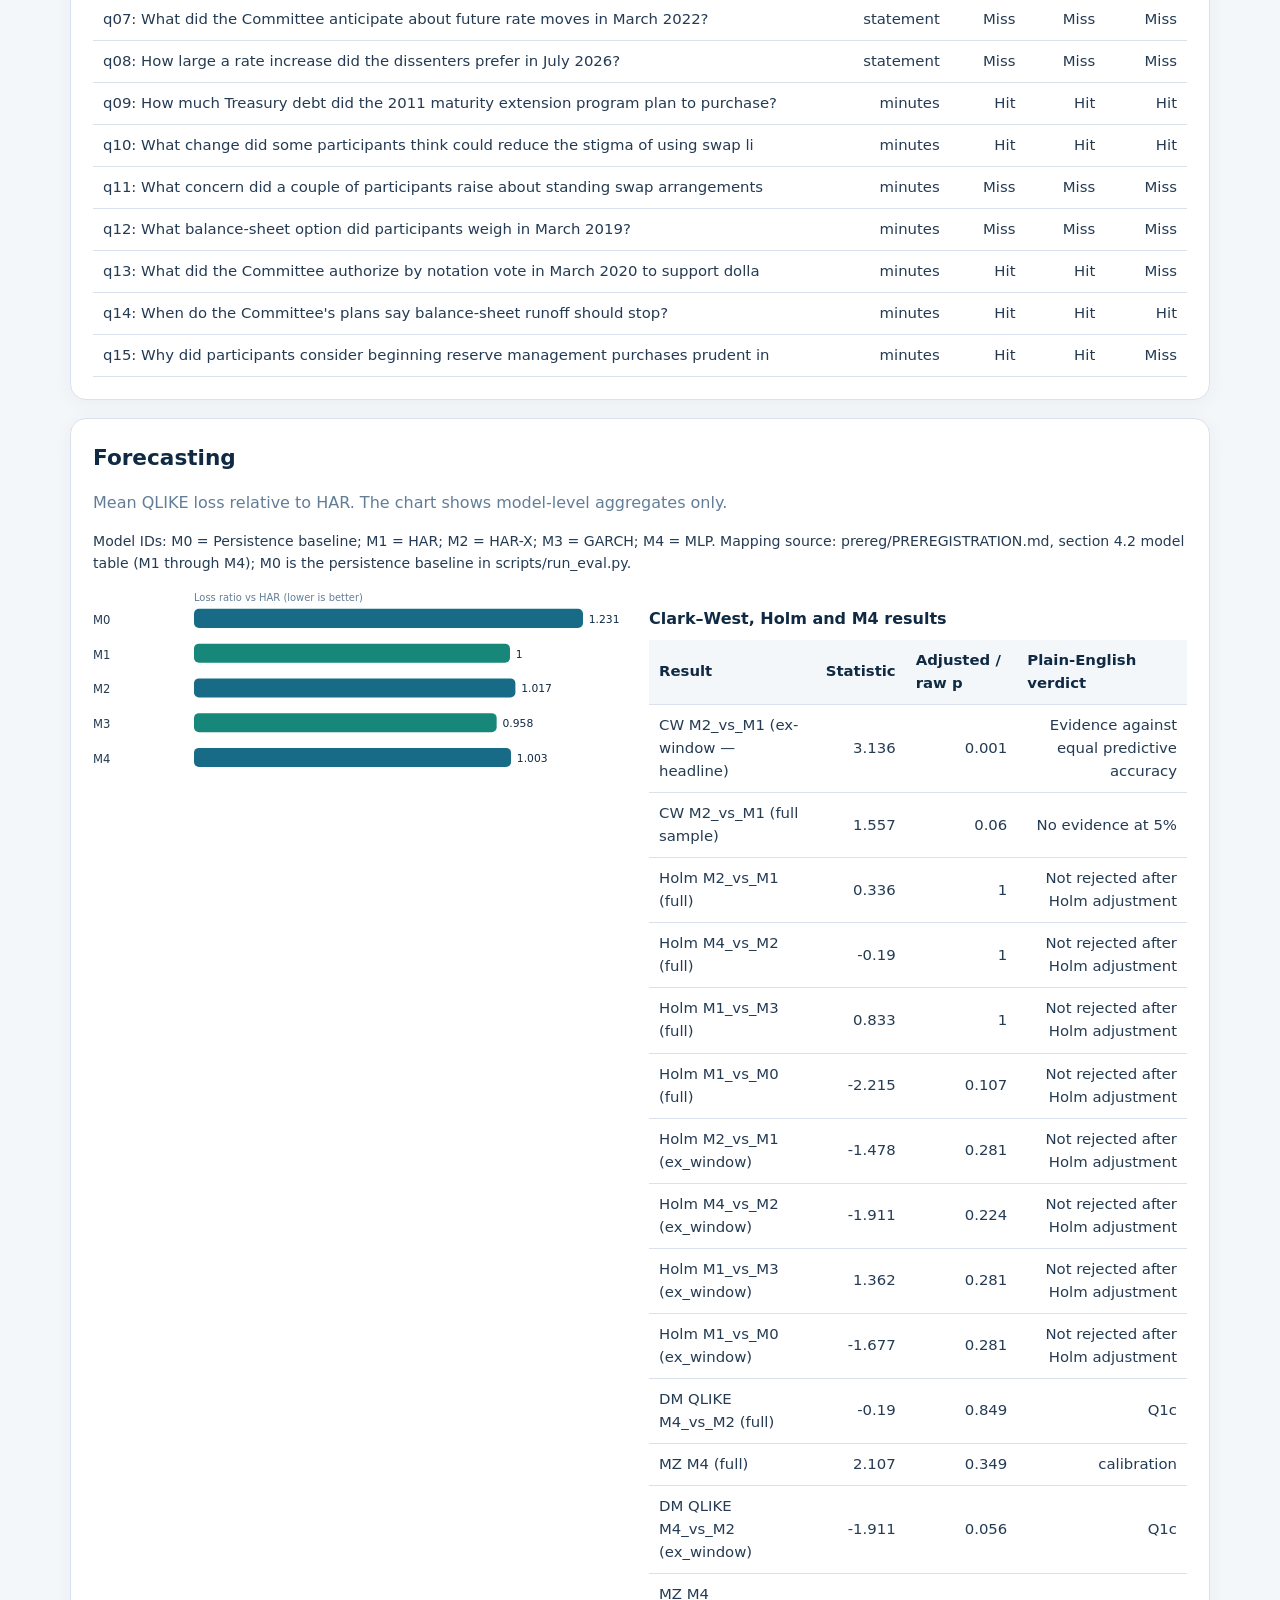
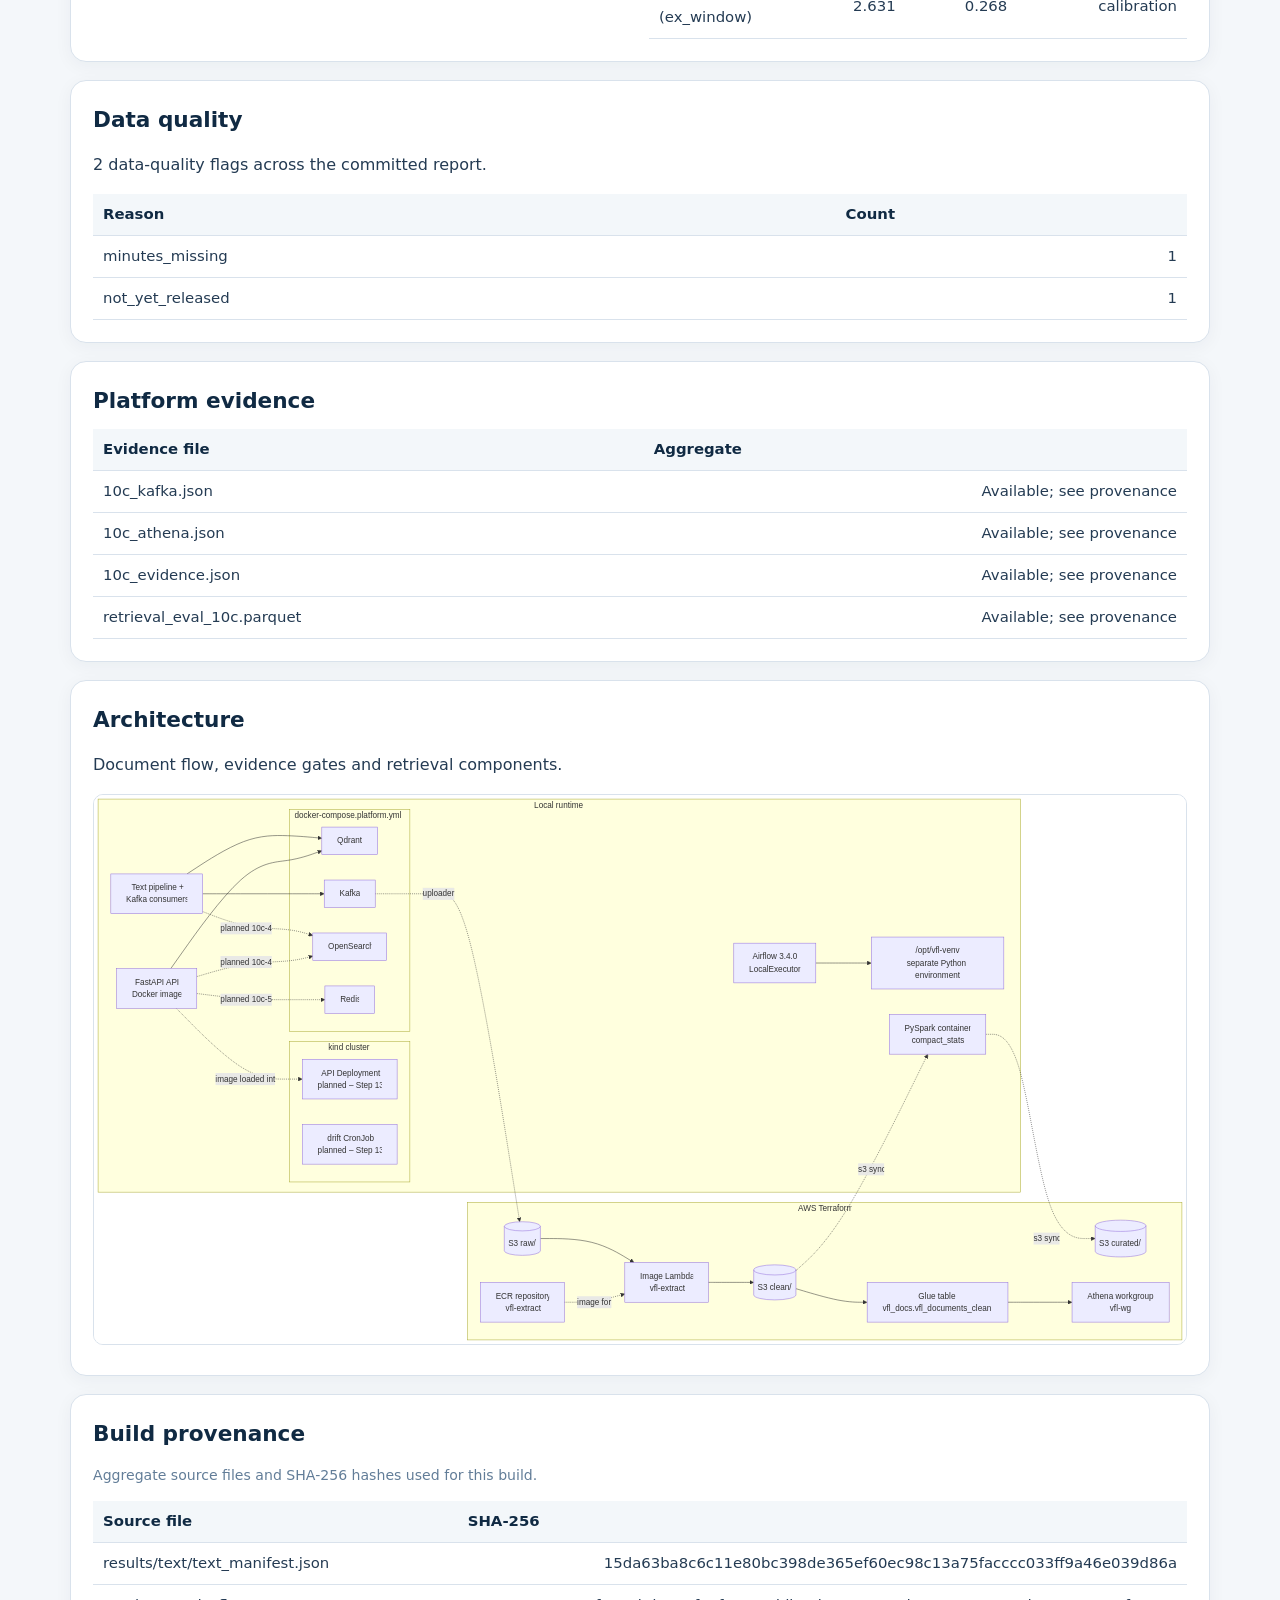
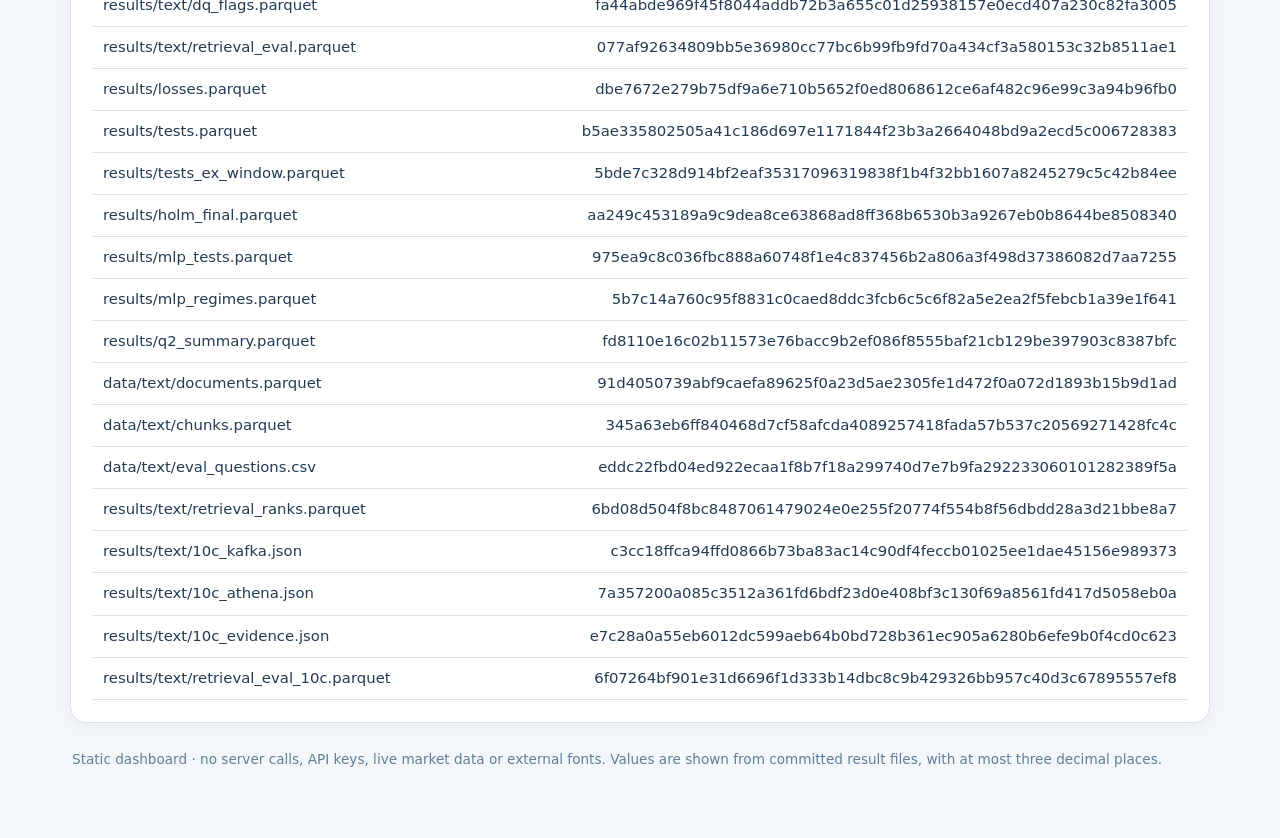
<file: vol-forecast-lab/dashboard/index.html>
<!doctype html>
<html lang="en">
<head>
  <meta charset="utf-8"><meta name="viewport" content="width=device-width, initial-scale=1">
  <meta name="description" content="Evidence dashboard for the Volatility Forecast Lab research and platform.">
  <link rel="icon" href="/assets/favicon-32x32.png" sizes="32x32">
  <link rel="apple-touch-icon" href="/assets/apple-touch-icon.png">
  <title>Volatility Forecast Lab | Evidence Dashboard</title>
  <style>
    :root{--navy:#102a43;--blue:#176b87;--teal:#168779;--ink:#243b53;--muted:#627d98;--line:#d9e2ec;--paper:#fff;--wash:#f4f7fa;--good:#176b54;--warn:#8a5a00;--bad:#9b2c2c}
    *{box-sizing:border-box}body{margin:0;background:var(--wash);color:var(--ink);font:16px/1.55 system-ui,-apple-system,"Segoe UI",sans-serif}
    a{color:#075985}a:focus,button:focus{outline:3px solid #f0b429;outline-offset:2px}.wrap{max-width:1180px;margin:auto;padding:28px 20px 60px}
    header{background:var(--navy);color:#fff;border-radius:20px;padding:28px 32px;margin-bottom:22px}header h1{font-size:clamp(1.7rem,4vw,2.5rem);line-height:1.15;margin:0 0 10px}header p{margin:4px 0;color:#e6f1f7}.links{display:flex;gap:14px;flex-wrap:wrap;margin-top:14px}.links a{color:#d5f3ff}
    .meta{display:flex;gap:8px;flex-wrap:wrap}.pill{display:inline-block;border-radius:999px;padding:3px 10px;background:#e8f1f5;color:var(--navy);font-size:.82rem;font-weight:650}.card{background:var(--paper);border:1px solid var(--line);border-radius:16px;padding:22px;margin:18px 0;box-shadow:0 4px 18px #102a430c}.card h2{margin:0 0 12px;color:var(--navy);font-size:1.35rem}.card h3{color:var(--navy);font-size:1rem;margin:18px 0 8px}.grid{display:grid;grid-template-columns:repeat(4,minmax(0,1fr));gap:14px}.kpi{background:#fff;border:1px solid var(--line);border-radius:14px;padding:18px}.kpi span{display:block;color:var(--muted);font-size:.9rem}.kpi strong{display:block;color:var(--navy);font-size:1.8rem;line-height:1.2;margin-top:7px;font-variant-numeric:tabular-nums}.row{display:grid;grid-template-columns:1fr 1fr;gap:18px}.chart{min-height:220px;overflow:auto}.chart svg{width:100%;height:auto;min-width:330px}.toggle{display:flex;gap:8px;flex-wrap:wrap;margin:10px 0}.toggle button{border:1px solid #9fb3c8;background:#fff;color:var(--navy);border-radius:999px;padding:7px 13px;font:inherit;cursor:pointer}.toggle button[aria-pressed=true]{background:var(--navy);color:#fff;border-color:var(--navy)}
    table{border-collapse:collapse;width:100%;font-size:.93rem}th,td{text-align:left;padding:9px 10px;border-bottom:1px solid var(--line)}th{color:var(--navy);background:#f3f7fa}td.num{text-align:right;font-variant-numeric:tabular-nums}.scroll{overflow-x:auto}.status{border-left:5px solid #d69e2e;background:#fff8e6;padding:15px 18px;border-radius:9px;color:#553c00}.good{color:var(--good)}.bad{color:var(--bad)}.muted{color:var(--muted)}.architecture img{width:100%;height:auto;border:1px solid var(--line);border-radius:10px;background:#fff}.small{font-size:.88rem}.tag{font-size:.78rem;color:var(--muted)}footer{color:var(--muted);font-size:.85rem;padding:8px 2px}
    @media(max-width:760px){.grid{grid-template-columns:repeat(2,minmax(0,1fr))}.row{grid-template-columns:1fr}.wrap{padding:16px 12px 40px}header{padding:22px 20px}.card{padding:17px}.kpi strong{font-size:1.5rem}}
    @media(max-width:390px){.grid{grid-template-columns:1fr 1fr}.kpi{padding:13px}.kpi strong{font-size:1.25rem}}
  </style>
</head>
<body><main class="wrap">
  <header><h1>Volatility Forecast Lab</h1><p>Evidence dashboard · central-bank documents, hybrid search and volatility forecasting</p>
    <div class="meta"><span class="pill" id="built">Loading build…</span><span class="pill" id="commit">Commit …</span></div>
    <nav class="links" aria-label="Project links"><a href="/case-studies/vol-forecast-lab.html">Read the case study</a><a href="https://github.com/kakali-bandyopadhyay/vol-forecast-lab">Repository</a></nav>
  </header>
  <section class="grid" aria-label="Key performance indicators"><div class="kpi"><span>Documents</span><strong id="docs">—</strong></div><div class="kpi"><span>Chunks</span><strong id="chunks">—</strong></div><div class="kpi"><span>Eval questions</span><strong id="questions">—</strong></div><div class="kpi"><span>Best recall@5</span><strong id="best">—</strong><span id="bestLabel" class="tag"></span></div></section>
  <section class="card"><h2>Corpus</h2><div id="corpusBreakdown"></div><p id="tokenTotal" class="muted"></p></section>
  <section class="card"><h2>Retrieval</h2><p class="muted">Recall@5 and MRR@10 from the frozen evaluation. Switch the document type to compare results.</p><p id="releaseComparison" class="muted"></p><div class="toggle" role="group" aria-label="Retrieval document type"><button data-type="all" aria-pressed="true">Overall</button><button data-type="statement" aria-pressed="false">Statements</button><button data-type="minutes" aria-pressed="false">Minutes</button></div><div id="retrievalChart" class="chart" role="img" aria-label="Retrieval scores by mode"></div><h3>Question hit/miss grid</h3><div id="questionGrid"></div></section>
  <section class="card"><h2>Forecasting</h2><p class="muted">Mean QLIKE loss relative to HAR. The chart shows model-level aggregates only.</p><p id="modelMap" class="small"></p><div class="row"><div id="lossChart" class="chart" role="img" aria-label="Loss ratio by model and horizon"></div><div class="scroll" id="testTable"></div></div></section>
  <section class="card"><h2>Data quality</h2><p id="dqSummary"></p><div class="scroll" id="dqTable"></div></section>
  <section class="card"><h2>Platform evidence</h2><div id="platform"></div></section>
  <section class="card architecture"><h2>Architecture</h2><p>Document flow, evidence gates and retrieval components.</p><img src="platform.svg" alt="Platform architecture diagram"></section>
  <section class="card"><h2>Build provenance</h2><p class="small muted">Aggregate source files and SHA-256 hashes used for this build.</p><div class="scroll" id="provenance"></div></section>
  <footer>Static dashboard · no server calls, API keys, live market data or external fonts. Values are shown from committed result files, with at most three decimal places.</footer>
</main>
<script>
const fmt=(x)=>x==null?'—':Number(x).toFixed(3).replace(/0+$/,'').replace(/\.$/,'');
const esc=(s)=>String(s).replace(/[&<>"']/g,c=>({'&':'&amp;','<':'&lt;','>':'&gt;','"':'&quot;',"'":'&#39;'}[c]));
let data;
function table(headers,rows){if(!rows.length)return '<p class="muted">No rows available in committed aggregate inputs.</p>';return '<table><thead><tr>'+headers.map(x=>'<th>'+esc(x)+'</th>').join('')+'</tr></thead><tbody>'+rows.map(r=>'<tr>'+r.map((x,i)=>'<td class="'+(i>0?'num':'')+'">'+esc(x??'—')+'</td>').join('')+'</tr>').join('')+'</tbody></table>'}
function svgBars(rows,key,label){if(!rows.length)return '<p class="muted">No matching aggregate rows.</p>';const max=Math.max(.01,...rows.map(r=>Number(r[key])||0)), width=650, rowH=42, left=122, chartW=470;let out=`<svg viewBox="0 0 ${width} ${rows.length*rowH+26}" xmlns="http://www.w3.org/2000/svg" aria-hidden="true"><text x="${left}" y="14" fill="#627d98" font-size="12">${label}</text>`;rows.forEach((r,i)=>{const y=24+i*rowH,v=Number(r[key])||0,w=chartW*v/max;out+=`<text x="0" y="${y+18}" fill="#243b53" font-size="14">${esc(r.mode||r.model)}</text><rect x="${left}" y="${y}" width="${w}" height="23" rx="6" fill="${i%2?'#168779':'#176b87'}"/><text x="${left+w+7}" y="${y+17}" fill="#102a43" font-size="13">${fmt(v)}</text>`});return out+'</svg>'}
function renderRetrieval(type='all'){const rows=type==='all'?data.retrieval.overall:data.retrieval.by_doc_type.filter(r=>r.gold_doc_type===type);document.getElementById('retrievalChart').innerHTML=rows.length?`<div class="row"><div>${svgBars(rows,'recall_at_5','Recall@5')}</div><div>${svgBars(rows,'mrr_at_10','MRR@10')}</div></div>`:'<p class="muted">No rows for this document type.</p>';const q=data.retrieval.question_grid;document.getElementById('questionGrid').innerHTML=q.available?table(['Question','Gold type',...q.modes.map(esc)],q.rows.map(r=>[r.qid+': '+r.label,r.gold_doc_type,...q.modes.map(m=>r.hits[m]?'Hit':'Miss')])):'<p class="muted">Question-level grid unavailable.</p>'}
function render(){document.getElementById('built').textContent='Built '+new Date(data.built_at).toLocaleString();document.getElementById('commit').textContent='Commit '+data.commit;document.getElementById('docs').textContent=data.corpus.documents.toLocaleString();document.getElementById('chunks').textContent=data.corpus.chunks.toLocaleString();document.getElementById('questions').textContent=data.retrieval.question_count.toLocaleString();document.getElementById('best').textContent=fmt(data.retrieval.best_recall_at_5);document.getElementById('bestLabel').textContent=data.retrieval.best_mode_label||'';const comparison=data.retrieval.release_comparison;if(comparison)document.getElementById('releaseComparison').textContent=`Recall@5: ${comparison['10c_fused'].label} ${fmt(comparison['10c_fused'].recall_at_5)}; ${comparison['10b_dense'].label} ${fmt(comparison['10b_dense'].recall_at_5)}.`;const c=data.corpus.documents_by_doc_type_and_year;document.getElementById('corpusBreakdown').innerHTML='<h3>Documents by type</h3>'+table(['Document type','Documents'],c.by_doc_type.map(r=>[r.doc_type,r.documents]))+'<h3>Documents by year and type</h3>'+table(['Document type','Year','Documents'],c.by_year.map(r=>[r.doc_type,r.year,r.documents]))+'<h3>Chunks by type</h3>'+table(['Document type','Chunks'],c.chunks_by_doc_type.map(r=>[r.doc_type,r.chunks]));document.getElementById('tokenTotal').textContent=data.corpus.tokens_note;document.getElementById('modelMap').textContent='Model IDs: '+data.forecasting.model_mapping.map(r=>r.id+' = '+r.name).join('; ')+'. Mapping source: '+data.forecasting.model_mapping_source;renderRetrieval();document.querySelectorAll('[data-type]').forEach(b=>b.addEventListener('click',()=>{document.querySelectorAll('[data-type]').forEach(x=>x.setAttribute('aria-pressed',x===b?'true':'false'));renderRetrieval(b.dataset.type)}));const losses=data.forecasting.loss_by_model_horizon.map(r=>({...r,mode:r.model}));document.getElementById('lossChart').innerHTML=svgBars(losses,'loss_ratio_vs_har','Loss ratio vs HAR (lower is better)');const rows=[];for(const r of data.forecasting.clark_west){const sample=r.sample==='ex_window'?'ex-window':'full sample';rows.push([`CW ${r.pair} (${sample}${r.headline?' — headline':''})`,fmt(r.statistic),fmt(r.pvalue),r.pvalue<.05?'Evidence against equal predictive accuracy':'No evidence at 5%'])}for(const r of data.forecasting.holm)rows.push([`Holm ${r.pair} (${r.sample})`,fmt(r.statistic),fmt(r.holm_p),r.reject?'Reject after Holm adjustment':'Not rejected after Holm adjustment']);for(const r of data.forecasting.model_tests)rows.push([`${r.test==='diebold_mariano'?'DM QLIKE':'MZ'} ${r.pair} (${r.sample})`,fmt(r.statistic),fmt(r.pvalue),r.family]);document.getElementById('testTable').innerHTML='<h3>Clark–West, Holm and M4 results</h3>'+table(['Result','Statistic','Adjusted / raw p','Plain-English verdict'],rows);document.getElementById('dqSummary').textContent=`${data.corpus.dq_flags.count} data-quality flags across the committed report.`;document.getElementById('dqTable').innerHTML=table(['Reason','Count'],data.corpus.dq_flags.by_reason.map(r=>[r.reason,r.count]));const p=data.platform_evidence;document.getElementById('platform').innerHTML=p.status==='pending'?`<div class="status">${esc(p.message)}</div>`:table(['Evidence file','Aggregate'],Object.keys(p.files).map(k=>[k,'Available; see provenance']));document.getElementById('provenance').innerHTML=table(['Source file','SHA-256'],data.provenance.map(p=>[p.file,p.sha256]))}
fetch('data.json').then(r=>{if(!r.ok)throw Error('Dashboard data could not be loaded');return r.json()}).then(d=>{data=d;render()}).catch(e=>{document.querySelector('main').insertAdjacentHTML('afterbegin','<div class="status">'+esc(e.message)+'</div>')});
</script></body></html>
</file>
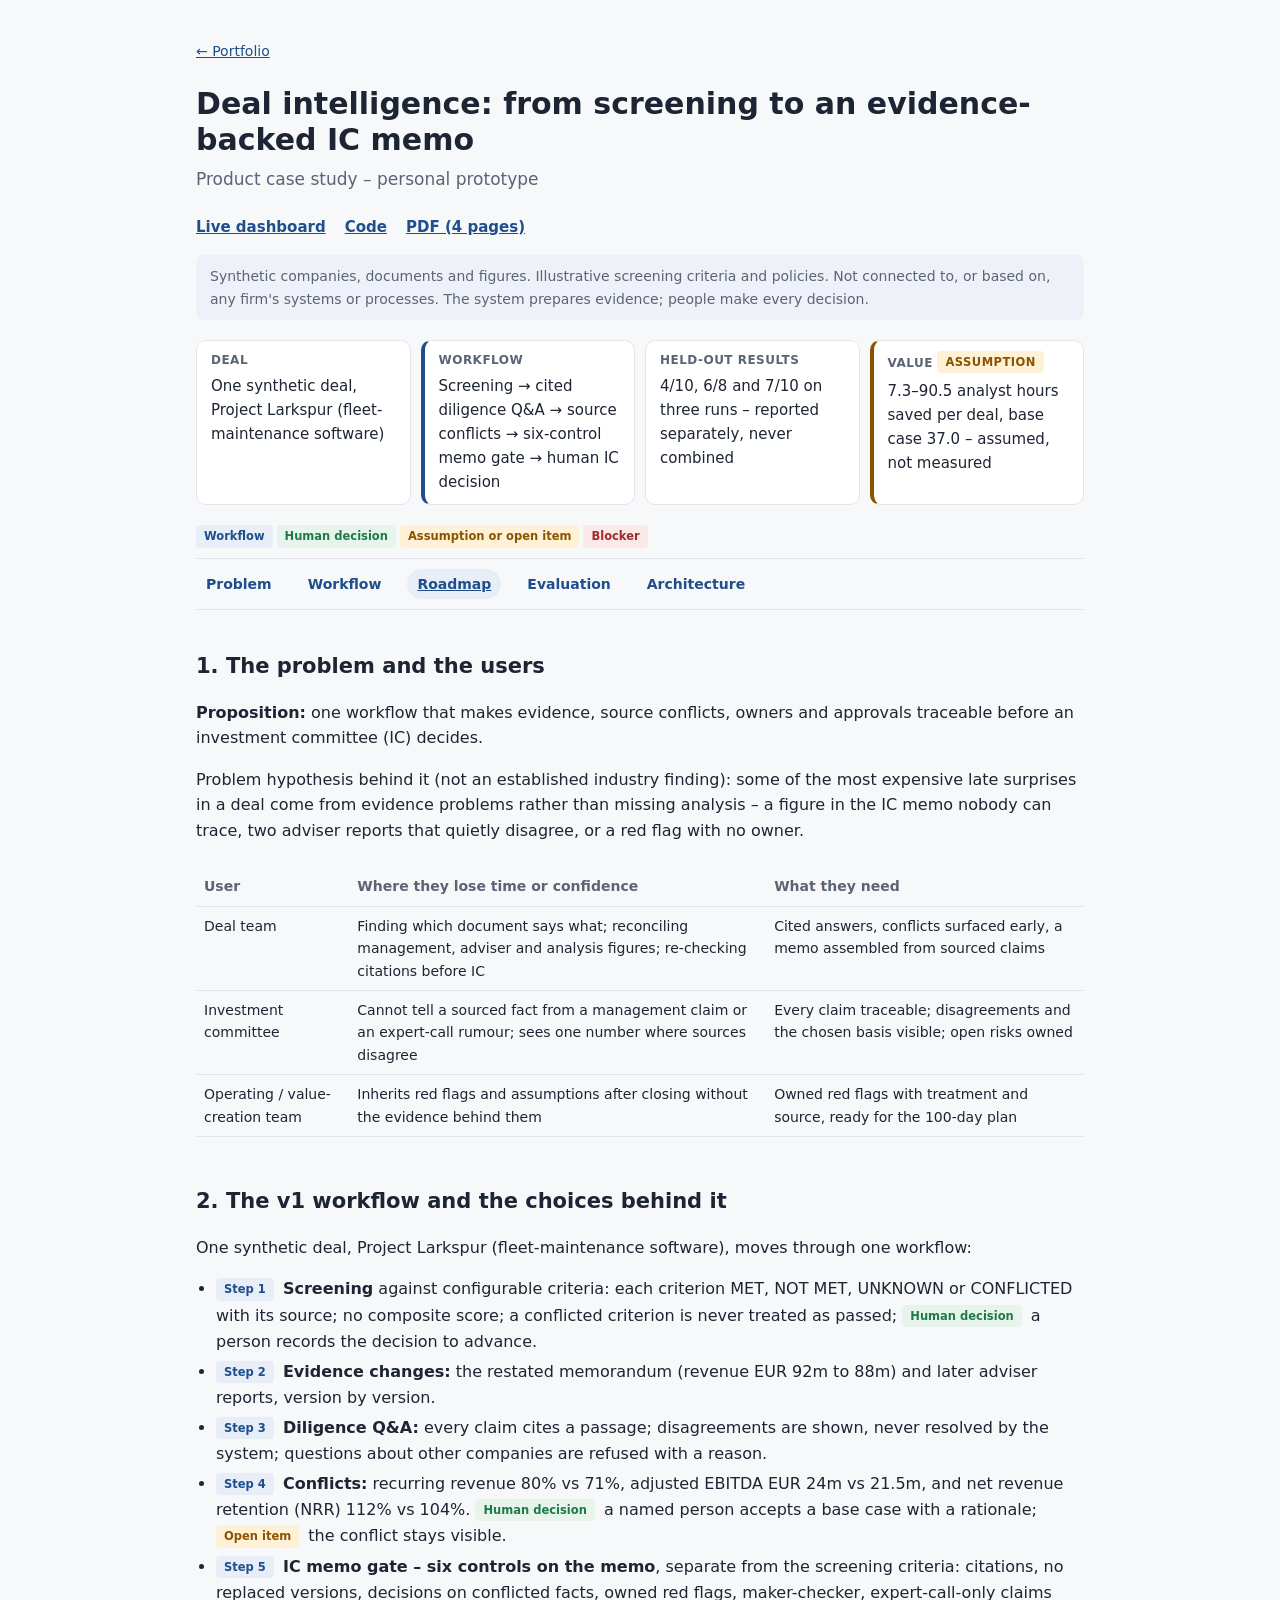
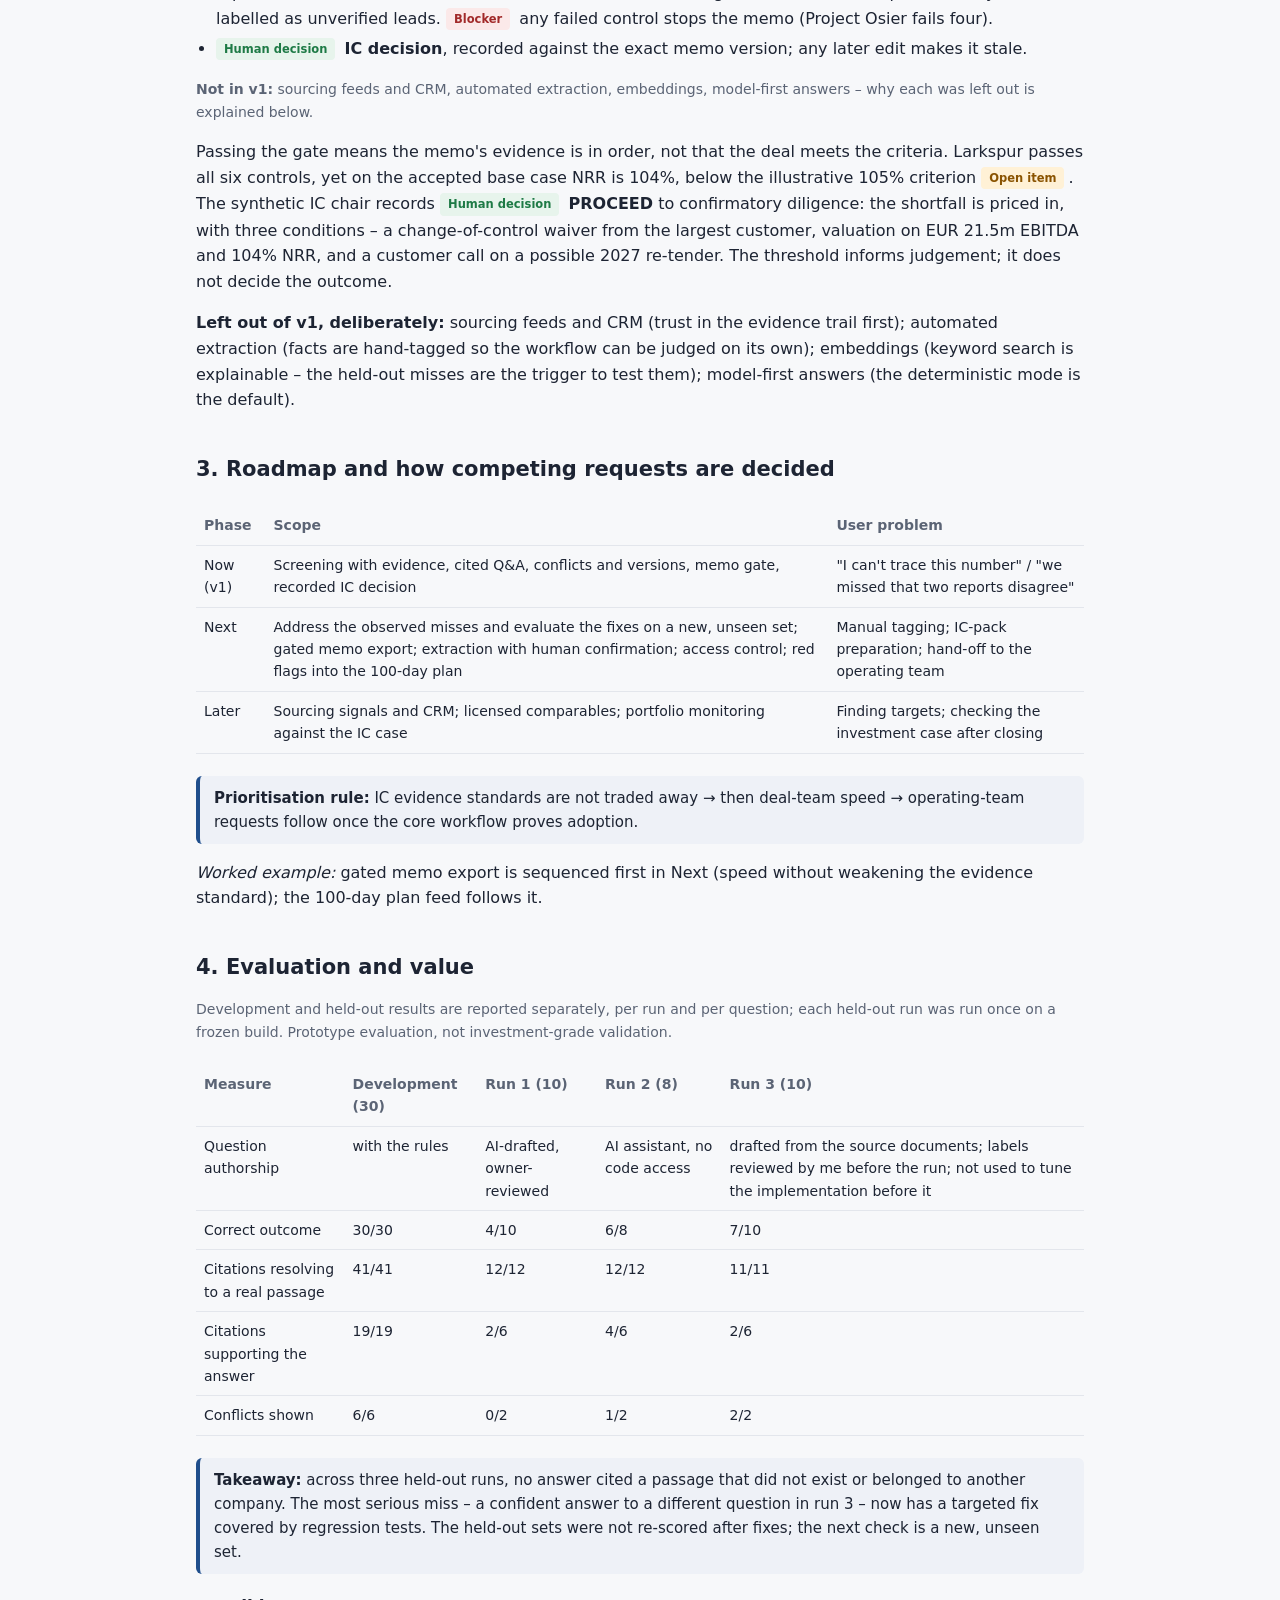
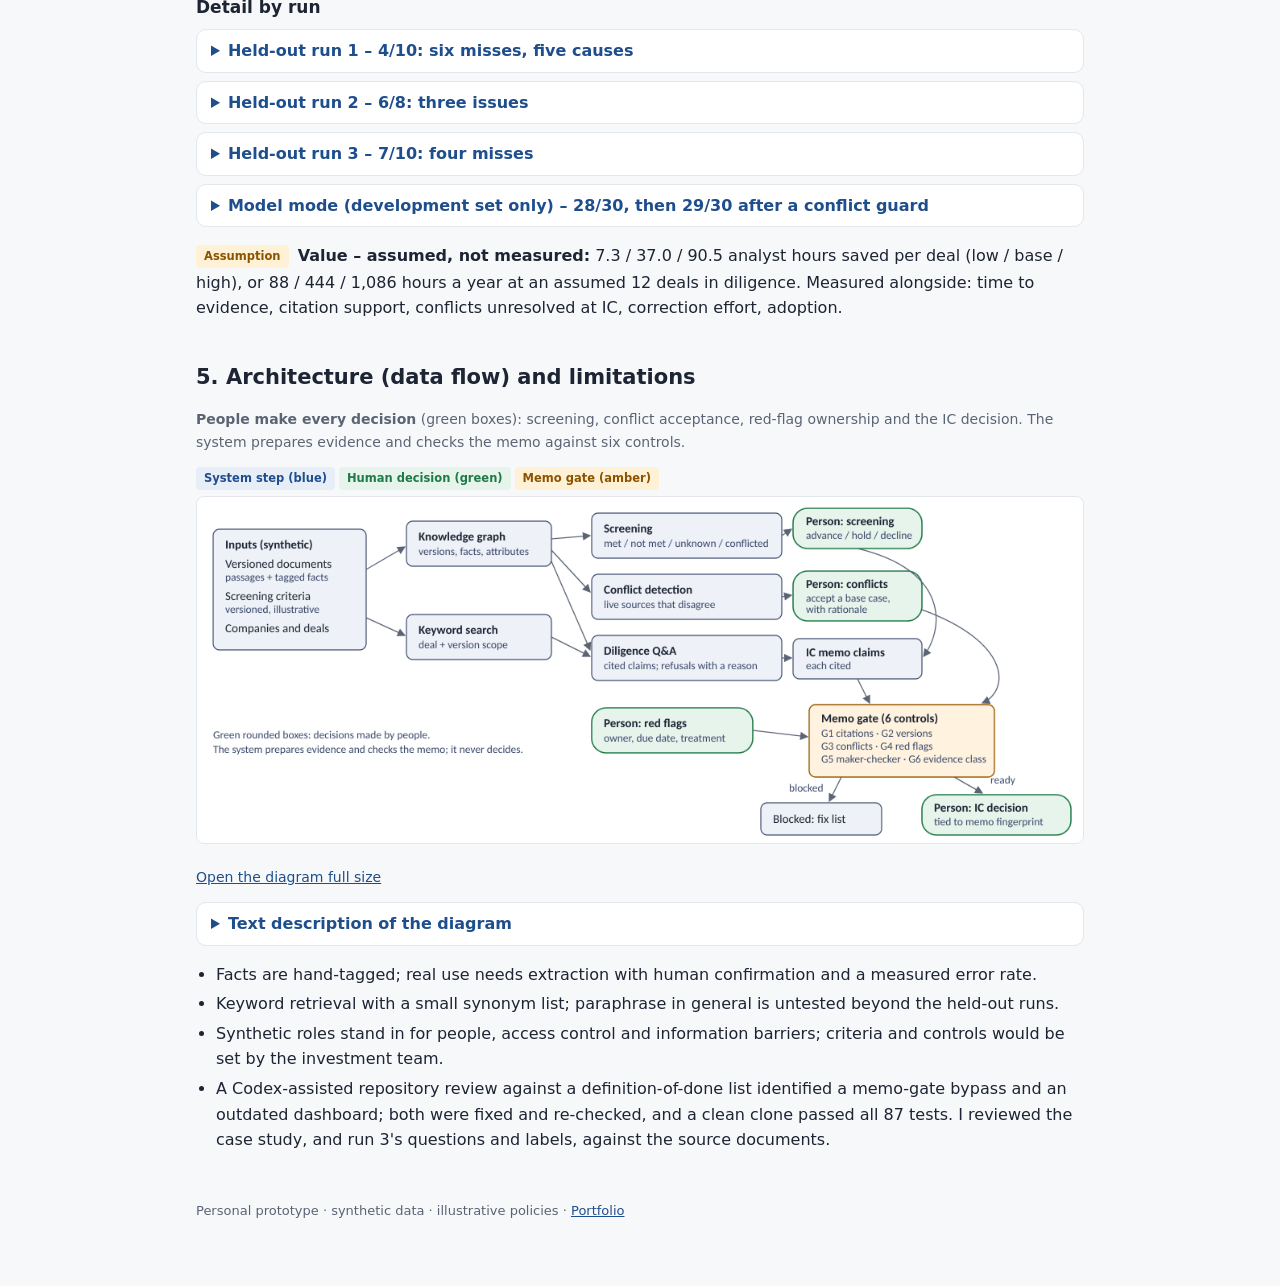
<file: case-studies/deal-intelligence.html>
<!doctype html>
<html lang="en">
<head>
<meta charset="utf-8">
<meta name="viewport" content="width=device-width,initial-scale=1">
<title>Deal Intelligence Case Study</title>
<meta name="description" content="Product case study: from screening to an evidence-backed IC memo for human review. Personal prototype, synthetic data.">
<link rel="icon" href="../assets/favicon-32x32.png" sizes="32x32">
<link rel="apple-touch-icon" href="../assets/apple-touch-icon.png">
<link rel="stylesheet" href="../assets/style.css?v=20261119p1">
</head>
<body>
<main>
<nav><a href="../index.html">← Portfolio</a></nav>
<h1>Deal intelligence: from screening to an evidence-backed IC memo</h1>
<p class="sub">Product case study – personal prototype</p>
<p class="links">
  <a href="https://kakali-bandyopadhyay.github.io/private-markets-deal-intelligence/">Live dashboard</a>
  <a href="https://github.com/kakali-bandyopadhyay/private-markets-deal-intelligence">Code</a>
  <a href="../assets/deal-intelligence-case-study.pdf">PDF (4 pages)</a>
</p>
<p class="note">Synthetic companies, documents and figures. Illustrative screening criteria and policies. Not connected to, or based on, any firm's systems or processes. The system prepares evidence; people make every decision.</p>

<dl class="glance">
  <div><dt>Deal</dt><dd>One synthetic deal, Project Larkspur (fleet-maintenance software)</dd></div>
  <div class="k-flow"><dt>Workflow</dt><dd>Screening → cited diligence Q&amp;A → source conflicts → six-control memo gate → human IC decision</dd></div>
  <div><dt>Held-out results</dt><dd>4/10, 6/8 and 7/10 on three runs – reported separately, never combined</dd></div>
  <div class="k-assume"><dt>Value <span class="lbl assume">Assumption</span></dt><dd>7.3–90.5 analyst hours saved per deal, base case 37.0 – assumed, not measured</dd></div>
</dl>

<p class="legend"><span class="lbl flow">Workflow</span><span class="lbl human">Human decision</span><span class="lbl assume">Assumption or open item</span><span class="lbl block">Blocker</span></p>
<nav class="toc" aria-label="Sections">
  <a href="#problem">Problem</a><a href="#workflow">Workflow</a><a href="#roadmap">Roadmap</a><a href="#evaluation">Evaluation</a><a href="#architecture">Architecture</a>
</nav>

<h2 id="problem">1. The problem and the users</h2>
<p><b>Proposition:</b> one workflow that makes evidence, source conflicts, owners and approvals traceable before an investment committee (IC) decides.</p>
<p>Problem hypothesis behind it (not an established industry finding): some of the most expensive late surprises in a deal come from evidence problems rather than missing analysis – a figure in the IC memo nobody can trace, two adviser reports that quietly disagree, or a red flag with no owner.</p>
<div class="wrap"><table>
<tr><th>User</th><th>Where they lose time or confidence</th><th>What they need</th></tr>
<tr><td>Deal team</td><td>Finding which document says what; reconciling management, adviser and analysis figures; re-checking citations before IC</td><td>Cited answers, conflicts surfaced early, a memo assembled from sourced claims</td></tr>
<tr><td>Investment committee</td><td>Cannot tell a sourced fact from a management claim or an expert-call rumour; sees one number where sources disagree</td><td>Every claim traceable; disagreements and the chosen basis visible; open risks owned</td></tr>
<tr><td>Operating / value-creation team</td><td>Inherits red flags and assumptions after closing without the evidence behind them</td><td>Owned red flags with treatment and source, ready for the 100-day plan</td></tr>
</table></div>

<h2 id="workflow">2. The v1 workflow and the choices behind it</h2>
<p>One synthetic deal, Project Larkspur (fleet-maintenance software), moves through one workflow:</p>
<ul>
<li><span class="lbl flow">Step 1</span> <b>Screening</b> against configurable criteria: each criterion MET, NOT MET, UNKNOWN or CONFLICTED with its source; no composite score; a conflicted criterion is never treated as passed; <span class="lbl human">Human decision</span> a person records the decision to advance.</li>
<li><span class="lbl flow">Step 2</span> <b>Evidence changes:</b> the restated memorandum (revenue EUR 92m to 88m) and later adviser reports, version by version.</li>
<li><span class="lbl flow">Step 3</span> <b>Diligence Q&amp;A:</b> every claim cites a passage; disagreements are shown, never resolved by the system; questions about other companies are refused with a reason.</li>
<li><span class="lbl flow">Step 4</span> <b>Conflicts:</b> recurring revenue 80% vs 71%, adjusted EBITDA EUR 24m vs 21.5m, and net revenue retention (NRR) 112% vs 104%. <span class="lbl human">Human decision</span> a named person accepts a base case with a rationale; <span class="lbl assume">Open item</span> the conflict stays visible.</li>
<li><span class="lbl flow">Step 5</span> <b>IC memo gate – six controls on the memo</b>, separate from the screening criteria: citations, no replaced versions, decisions on conflicted facts, owned red flags, maker-checker, expert-call-only claims labelled as unverified leads. <span class="lbl block">Blocker</span> any failed control stops the memo (Project Osier fails four).</li>
<li><span class="lbl human">Human decision</span> <b>IC decision</b>, recorded against the exact memo version; any later edit makes it stale.</li>
</ul>
<p class="mute"><b>Not in v1:</b> sourcing feeds and CRM, automated extraction, embeddings, model-first answers – why each was left out is explained below.</p>
<p>Passing the gate means the memo's evidence is in order, not that the deal meets the criteria. Larkspur passes all six controls, yet on the accepted base case NRR is 104%, below the illustrative 105% criterion <span class="lbl assume">Open item</span>. The synthetic IC chair records <span class="lbl human">Human decision</span> <b>PROCEED</b> to confirmatory diligence: the shortfall is priced in, with three conditions – a change-of-control waiver from the largest customer, valuation on EUR 21.5m EBITDA and 104% NRR, and a customer call on a possible 2027 re-tender. The threshold informs judgement; it does not decide the outcome.</p>
<p><b>Left out of v1, deliberately:</b> sourcing feeds and CRM (trust in the evidence trail first); automated extraction (facts are hand-tagged so the workflow can be judged on its own); embeddings (keyword search is explainable – the held-out misses are the trigger to test them); model-first answers (the deterministic mode is the default).</p>

<h2 id="roadmap">3. Roadmap and how competing requests are decided</h2>
<div class="wrap"><table>
<tr><th>Phase</th><th>Scope</th><th>User problem</th></tr>
<tr><td>Now (v1)</td><td>Screening with evidence, cited Q&amp;A, conflicts and versions, memo gate, recorded IC decision</td><td>"I can't trace this number" / "we missed that two reports disagree"</td></tr>
<tr><td>Next</td><td>Address the observed misses and evaluate the fixes on a new, unseen set; gated memo export; extraction with human confirmation; access control; red flags into the 100-day plan</td><td>Manual tagging; IC-pack preparation; hand-off to the operating team</td></tr>
<tr><td>Later</td><td>Sourcing signals and CRM; licensed comparables; portfolio monitoring against the IC case</td><td>Finding targets; checking the investment case after closing</td></tr>
</table></div>
<div class="callout"><b>Prioritisation rule:</b> IC evidence standards are not traded away → then deal-team speed → operating-team requests follow once the core workflow proves adoption.</div>
<p><i>Worked example:</i> gated memo export is sequenced first in Next (speed without weakening the evidence standard); the 100-day plan feed follows it.</p>

<h2 id="evaluation">4. Evaluation and value</h2>
<p class="mute">Development and held-out results are reported separately, per run and per question; each held-out run was run once on a frozen build. Prototype evaluation, not investment-grade validation.</p>
<div class="wrap runs-table"><table>
<tr><th>Measure</th><th>Development (30)</th><th>Run 1 (10)</th><th>Run 2 (8)</th><th>Run 3 (10)</th></tr>
<tr><td>Question authorship</td><td>with the rules</td><td>AI-drafted, owner-reviewed</td><td>AI assistant, no code access</td><td>drafted from the source documents; labels reviewed by me before the run; not used to tune the implementation before it</td></tr>
<tr><td>Correct outcome</td><td>30/30</td><td>4/10</td><td>6/8</td><td>7/10</td></tr>
<tr><td>Citations resolving to a real passage</td><td>41/41</td><td>12/12</td><td>12/12</td><td>11/11</td></tr>
<tr><td>Citations supporting the answer</td><td>19/19</td><td>2/6</td><td>4/6</td><td>2/6</td></tr>
<tr><td>Conflicts shown</td><td>6/6</td><td>0/2</td><td>1/2</td><td>2/2</td></tr>
</table></div>
<div class="runs-mobile">
  <div class="card"><h3>Development (30)</h3><p class="mute">Questions written with the rules</p><p>Correct outcome 30/30 · citations resolving 41/41 · supporting 19/19 · conflicts 6/6</p></div>
  <div class="card"><h3>Held-out run 1 (10)</h3><p class="mute">AI-drafted, owner-reviewed</p><p>Correct outcome 4/10 · citations resolving 12/12 · supporting 2/6 · conflicts 0/2</p></div>
  <div class="card"><h3>Held-out run 2 (8)</h3><p class="mute">AI assistant, no code access</p><p>Correct outcome 6/8 · citations resolving 12/12 · supporting 4/6 · conflicts 1/2</p></div>
  <div class="card"><h3>Held-out run 3 (10)</h3><p class="mute">Drafted from the source documents; labels reviewed by me before the run; not used to tune the implementation before it</p><p>Correct outcome 7/10 · citations resolving 11/11 · supporting 2/6 · conflicts 2/2</p></div>
</div>
<div class="callout"><b>Takeaway:</b> across three held-out runs, no answer cited a passage that did not exist or belonged to another company. The most serious miss – a confident answer to a different question in run 3 – now has a targeted fix covered by regression tests. The held-out sets were not re-scored after fixes; the next check is a new, unseen set.</div>
<h3 class="detail-h">Detail by run</h3>
<details>
<summary>Held-out run 1 – 4/10: six misses, five causes</summary>
<p>The first held-out result exposed the gap: the development score measured rules against questions written alongside them.</p>
<ul>
<li><b>Answered a different question:</b> "revenue contracted to renew next year" returned total FY2025 revenue – the qualifier was ignored.</li>
<li><b>Over-claim from one expert call:</b> "what share of customers would accept 6%" was answered from one expert call.</li>
<li><b>Conflict check skipped (two questions):</b> retention and recurring-revenue questions went to passage search and came back as single answers.</li>
<li><b>Vocabulary:</b> "updated CIM" was not read as a version question.</li>
<li><b>Paraphrase:</b> "levers for growing the business" did not match "plans" and "growth".</li>
</ul>
</details>
<details>
<summary>Held-out run 2 – 6/8: three issues</summary>
<ul>
<li><b>False conflict:</b> generic words ("year", "end", "net") matched a retention passage for a working-capital question.</li>
<li><b>Missed conflict:</b> a retention question with extra wording was declined instead of showing both figures.</li>
<li><b>Unsupported citation:</b> right outcome, but the cited explanation was about revenue, not the recurring-revenue share.</li>
</ul>
</details>
<details>
<summary>Held-out run 3 – 7/10: four misses</summary>
<ul>
<li><b>Right outcome, wrong answer:</b> asked what the biggest customer can do on a change of ownership, it returned that customer's 9% revenue share – caused by a fix made after run 2. Now covered by a targeted fix and regression tests.</li>
<li><b>Paraphrase:</b> "scale of work and spend to bring the code up to date" did not reach the remediation passage.</li>
<li><b>Vocabulary:</b> "sales" was not read as revenue, so the version history was not consulted.</li>
<li><b>Over-answer:</b> a hypothetical recalculation returned the existing conflict instead of a refusal.</li>
</ul>
<p class="mute">Each cause has since been addressed and checked only in development tests; the fixes still need validation on a new held-out set, and the held-out scores stand as run.</p>
</details>
<details>
<summary>Model mode (development set only) – 28/30, then 29/30 after a conflict guard</summary>
<p>gpt-5.4-mini phrasing answers only from retrieved passages, USD 0.023 for 25 calls: every citation valid and every refusal correct, but it flattened two conflicts. The conflict check is now deterministic and cannot be overridden; the re-run showed 6/6 conflicts. The deterministic mode stays the default.</p>
</details>
<p><span class="lbl assume">Assumption</span> <b>Value – assumed, not measured:</b> 7.3 / 37.0 / 90.5 analyst hours saved per deal (low / base / high), or 88 / 444 / 1,086 hours a year at an assumed 12 deals in diligence. Measured alongside: time to evidence, citation support, conflicts unresolved at IC, correction effort, adoption.</p>

<h2 id="architecture">5. Architecture (data flow) and limitations</h2>
<p class="mute"><b>People make every decision</b> (green boxes): screening, conflict acceptance, red-flag ownership and the IC decision. The system prepares evidence and checks the memo against six controls.</p>
<p class="legend"><span class="lbl flow">System step (blue)</span><span class="lbl human">Human decision (green)</span><span class="lbl assume">Memo gate (amber)</span></p>
<a href="../assets/deal-intelligence-architecture.png" target="_blank" rel="noopener" class="imglink" aria-label="Open the data-flow diagram full size"><img src="../assets/deal-intelligence-architecture.png" alt="Data flow: synthetic inputs feed a knowledge graph and keyword search; screening, conflict detection and cited Q&amp;A feed memo claims; people decide on screening, conflicts, red flags and the IC decision; a six-control memo gate sits before the IC."></a>
<p class="mute"><a href="../assets/deal-intelligence-architecture.png" target="_blank" rel="noopener">Open the diagram full size</a></p>
<details><summary>Text description of the diagram</summary><ol><li>Synthetic inputs – versioned documents with tagged facts, screening criteria, companies and deals – feed a knowledge graph and a keyword search scoped to the deal.</li><li>The graph drives screening and conflict detection; search and the graph drive diligence Q&amp;A with cited claims and reasoned refusals.</li><li>People decide at four points: the screening decision; accepting a conflict's base case with a rationale; each red flag's owner, due date and treatment; and the IC decision.</li><li>Cited memo claims, the conflict decisions and the red flags go through the memo gate's six controls. A failed control returns a fix list; a passed memo goes to the human IC decision, recorded against the memo's fingerprint.</li></ol></details>
<ul>
<li>Facts are hand-tagged; real use needs extraction with human confirmation and a measured error rate.</li>
<li>Keyword retrieval with a small synonym list; paraphrase in general is untested beyond the held-out runs.</li>
<li>Synthetic roles stand in for people, access control and information barriers; criteria and controls would be set by the investment team.</li>
<li>A Codex-assisted repository review against a definition-of-done list identified a memo-gate bypass and an outdated dashboard; both were fixed and re-checked, and a clean clone passed all 87 tests. I reviewed the case study, and run 3's questions and labels, against the source documents.</li>
</ul>

<footer>Personal prototype · synthetic data · illustrative policies · <a href="../index.html">Portfolio</a></footer>
</main>
<script>
(function(){
  var links=[].slice.call(document.querySelectorAll('.toc a'));
  if(!('IntersectionObserver' in window)||!links.length)return;
  var map={};links.forEach(function(a){map[a.getAttribute('href').slice(1)]=a;});
  var io=new IntersectionObserver(function(es){es.forEach(function(e){if(e.isIntersecting){
    links.forEach(function(a){a.removeAttribute('aria-current');});
    var a=map[e.target.id]; if(a){a.setAttribute('aria-current','true');}
  }});},{rootMargin:'-20% 0px -70% 0px'});
  Object.keys(map).forEach(function(id){var el=document.getElementById(id); if(el)io.observe(el);});
})();
</script>
</body>
</html>
</file>
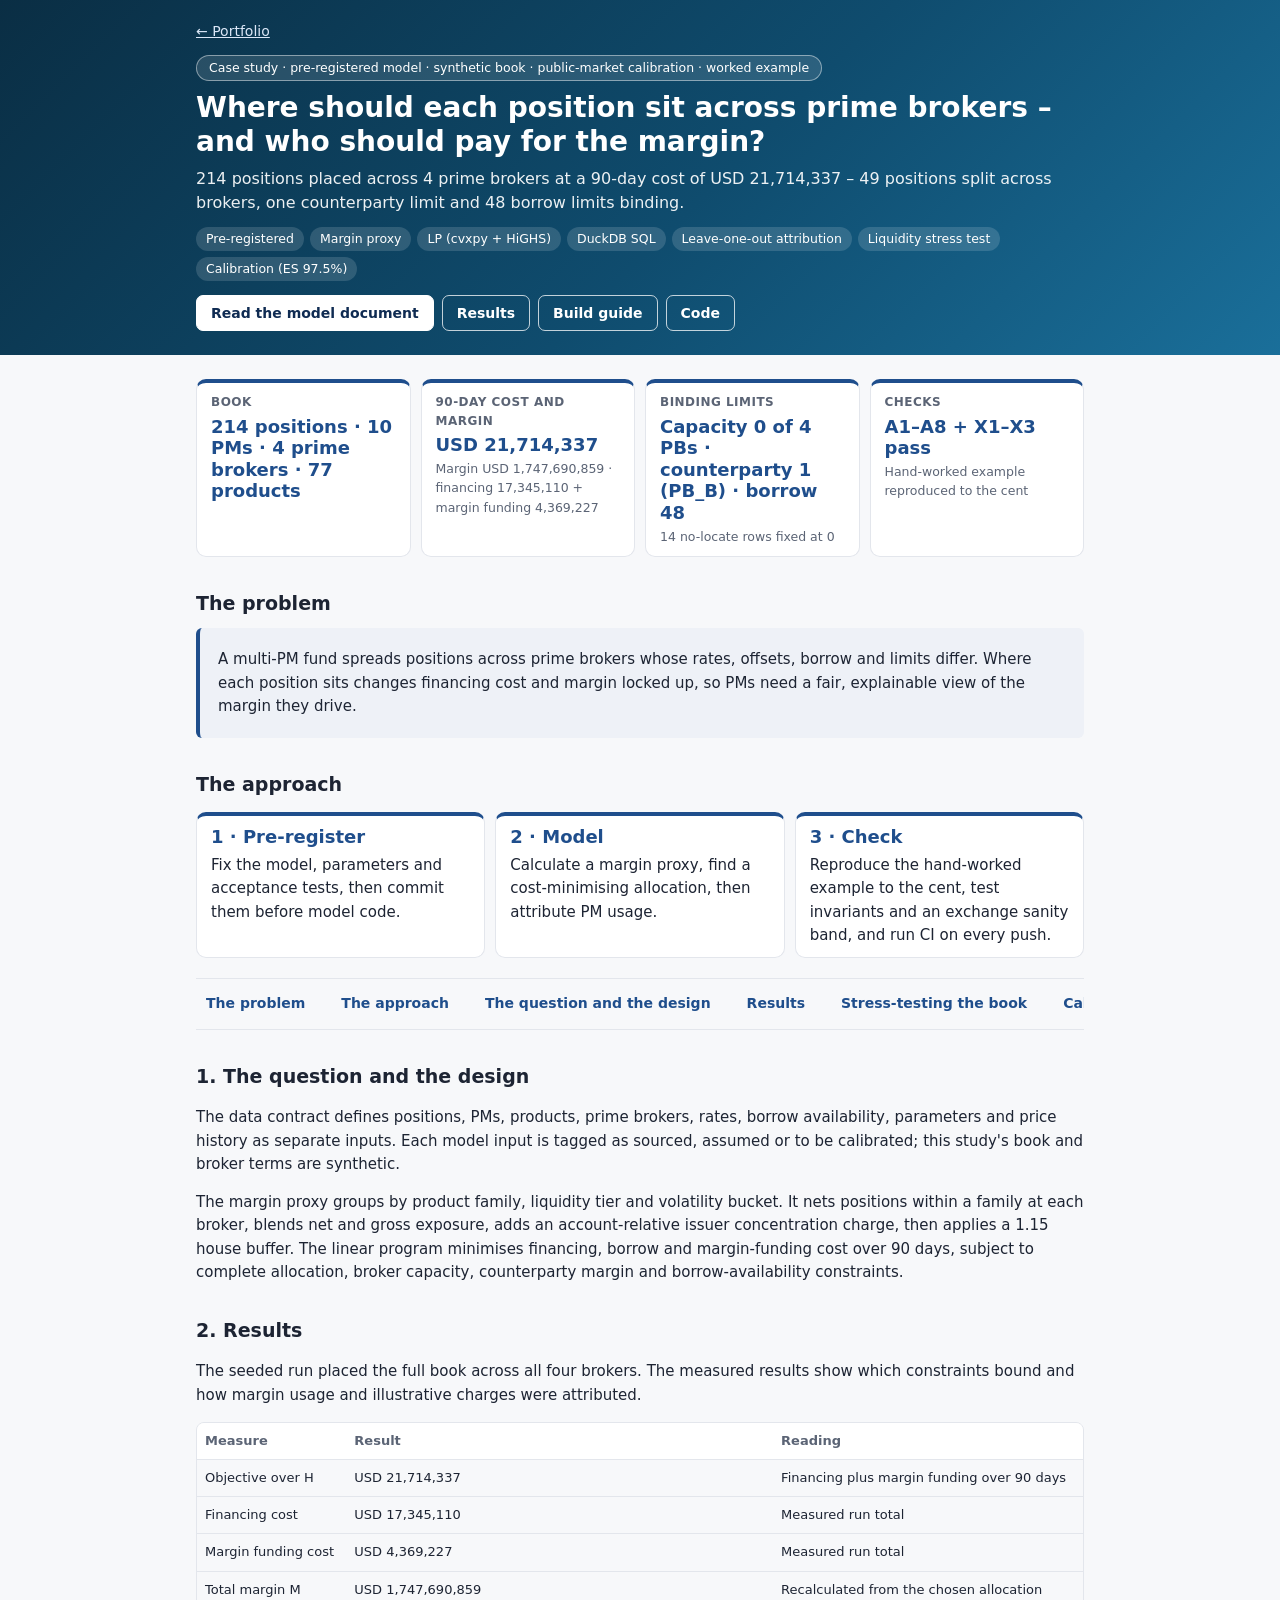
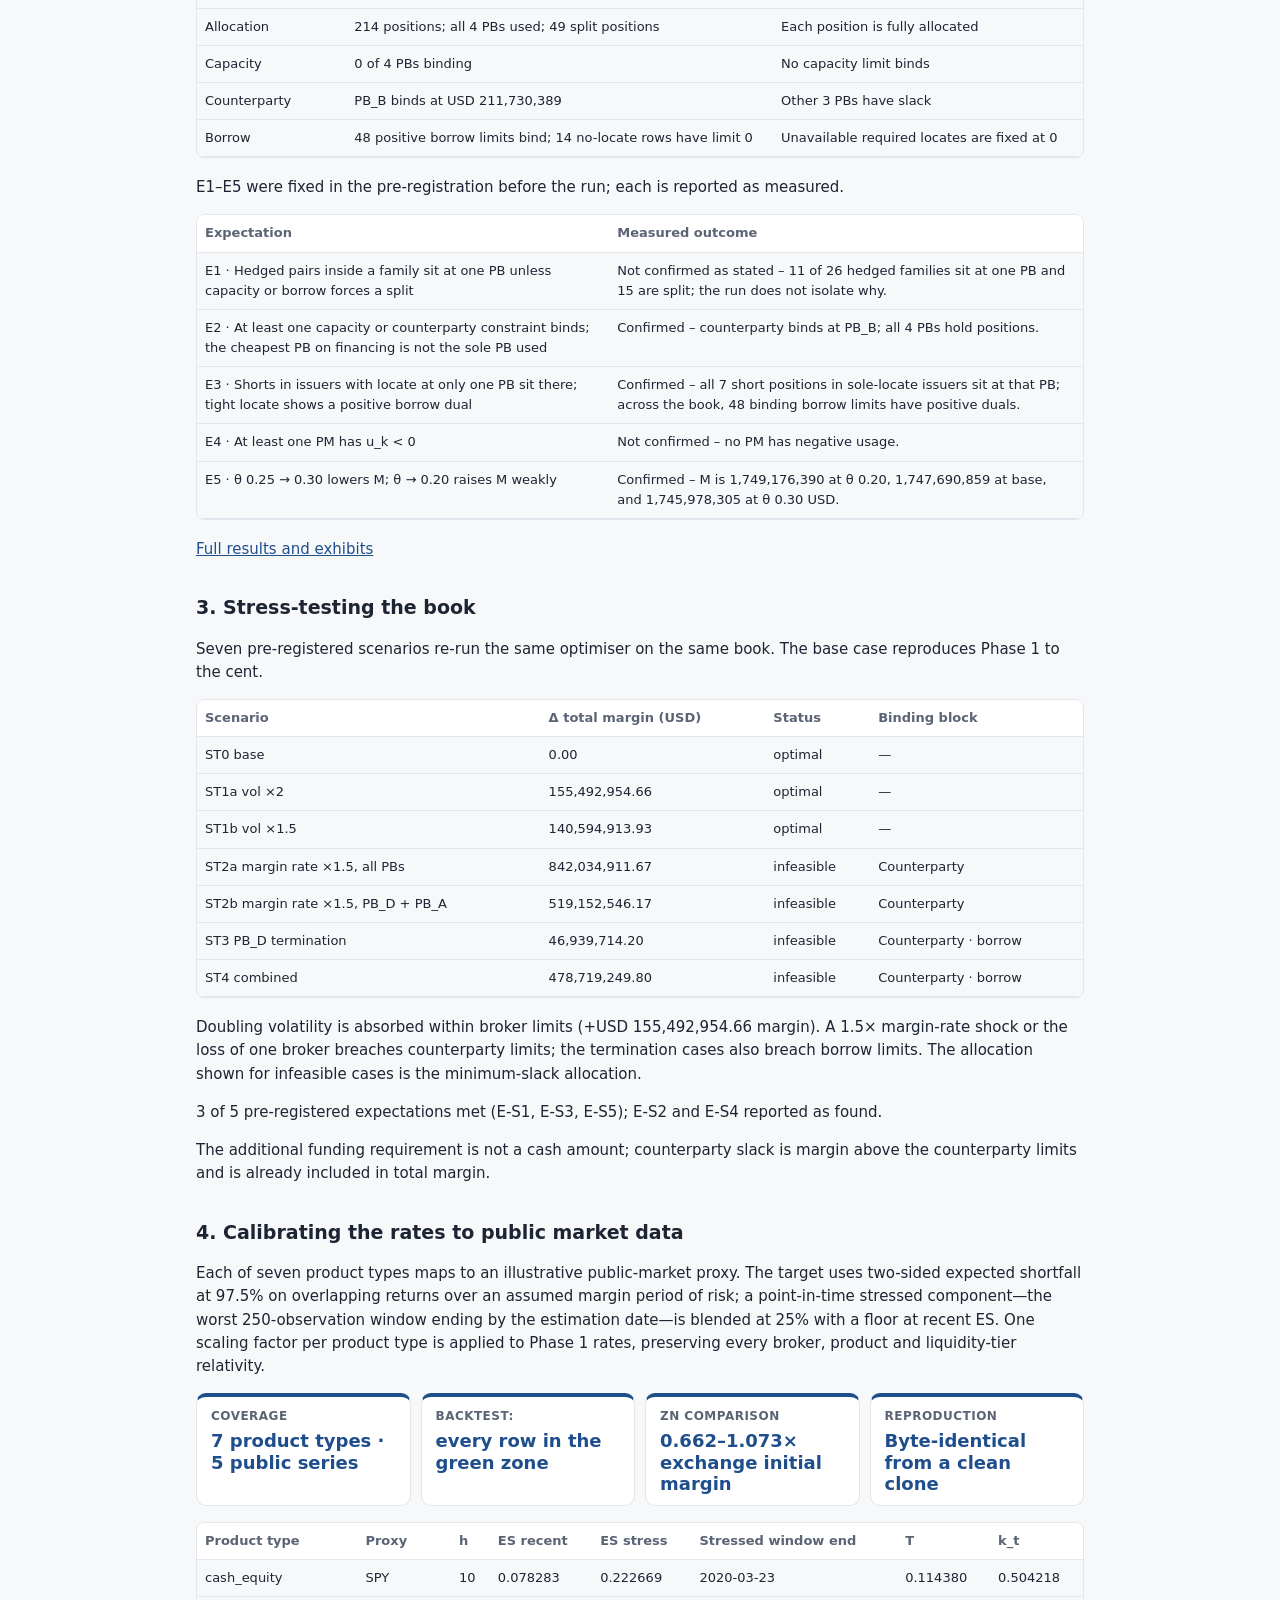
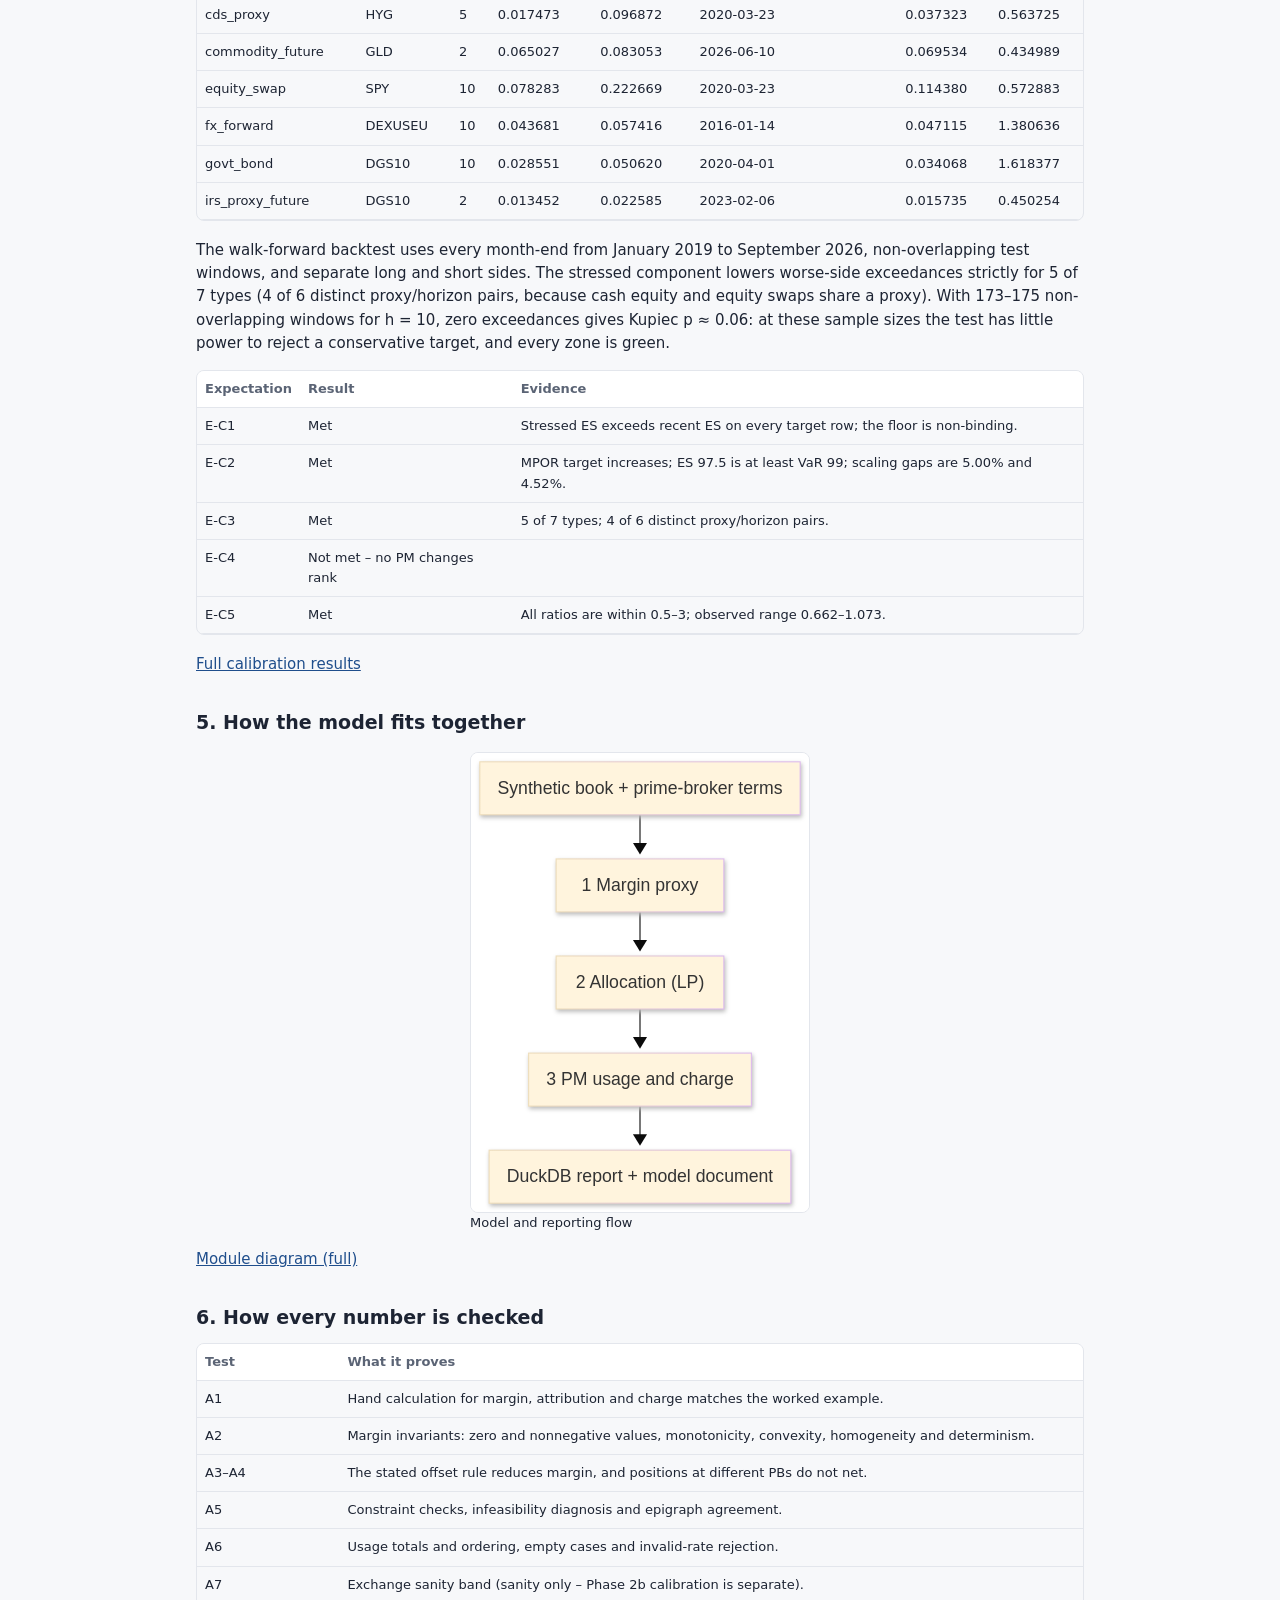
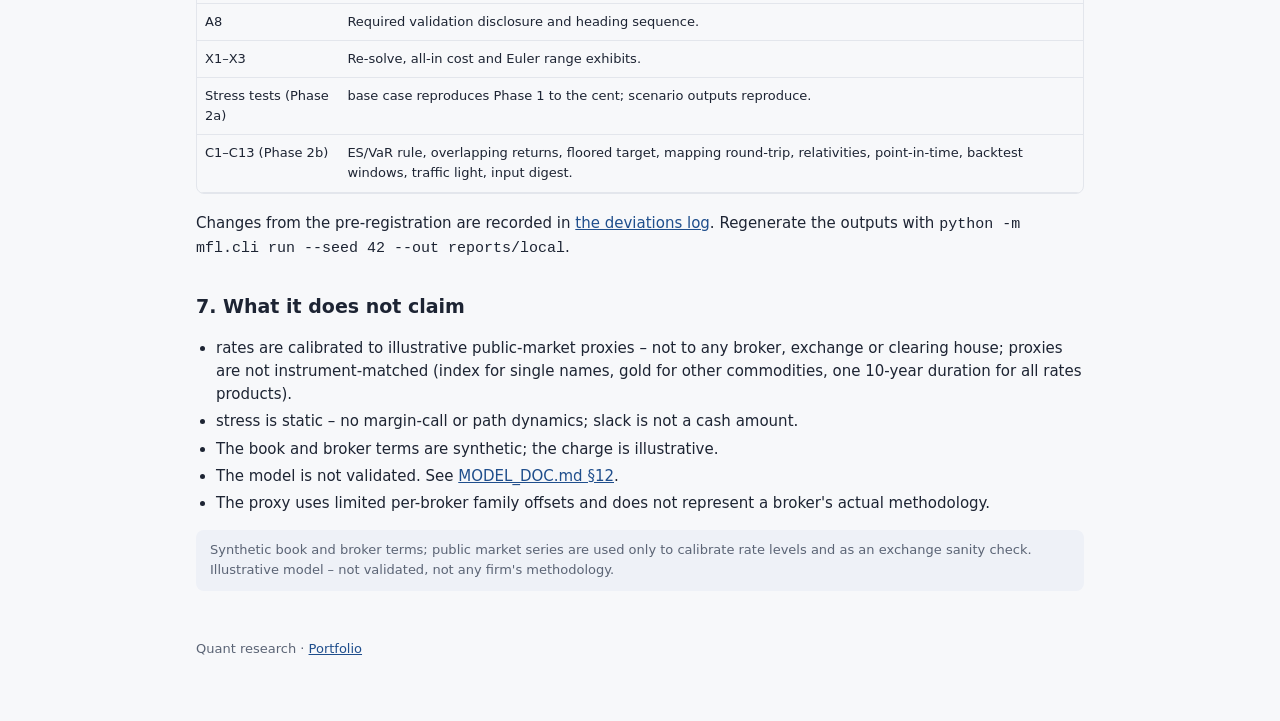
<file: case-studies/margin-and-financing-lab.html>
<!doctype html>
<html lang="en">
<head>
<meta charset="utf-8">
<meta name="viewport" content="width=device-width,initial-scale=1">
<title>Where should each position sit across prime brokers? · case study</title>
<meta name="description" content="A pre-registered synthetic-data model for prime-broker allocation, margin and PM attribution.">
<link rel="icon" href="/assets/favicon-32x32.png" sizes="32x32">
<link rel="apple-touch-icon" href="/assets/apple-touch-icon.png">
<link rel="stylesheet" href="../assets/style.css?v=20261119p1">
<style>
.cs-hero{background:linear-gradient(135deg,#0a2e44 0%,#0f4c6e 55%,#1a6f9a 100%)}
.cs-chips span{white-space:nowrap}
.cs-main .glance .p-card{border-top:4px solid var(--flow)}
.cs-main .glance .p-num{display:block;font-size:18px;line-height:1.2;font-weight:700;color:var(--flow)}
.cs-main .glance .p-lbl{display:block;font-size:12.5px;color:var(--mute);margin-top:3px}
.approach-cards{display:grid;grid-template-columns:repeat(3,minmax(0,1fr));gap:10px;margin:12px 0 20px}
.approach-card p{margin:7px 0 0}
.overview-figure{max-width:340px;margin:14px auto 6px}
.overview-figure img{display:block;width:100%;max-width:100%;height:auto;margin:0 auto}
.table-scroll{max-width:100%;overflow-x:auto;border:1px solid var(--line);border-radius:8px;margin:10px 0 18px;-webkit-overflow-scrolling:touch}
.table-scroll table{min-width:620px;margin:0}
.table-scroll th{position:sticky;top:0;background:var(--card)}
@media(max-width:600px){.approach-cards{grid-template-columns:minmax(0,1fr)}}
</style>
</head>
<body>
<header class="cs-hero">
<div class="cs-hero-inner">
<nav><a href="/?track=quant">← Portfolio</a></nav>
<span class="cs-pill">Case study · pre-registered model · synthetic book · public-market calibration · worked example</span>
<h1>Where should each position sit across prime brokers – and who should pay for the margin?</h1>
<p class="cs-lede">214 positions placed across 4 prime brokers at a 90-day cost of USD 21,714,337 – 49 positions split across brokers, one counterparty limit and 48 borrow limits binding.</p>
<div class="cs-chips"><span>Pre-registered</span><span>Margin proxy</span><span>LP (cvxpy + HiGHS)</span><span>DuckDB SQL</span><span>Leave-one-out attribution</span><span>Liquidity stress test</span><span>Calibration (ES 97.5%)</span></div>
<p class="cs-actions">
  <a class="cs-btn primary" href="https://github.com/kakali-bandyopadhyay/margin-and-financing-lab/blob/main/docs/MODEL_DOC.md">Read the model document</a>
  <a class="cs-btn" href="https://github.com/kakali-bandyopadhyay/margin-and-financing-lab/blob/main/RESULTS.md">Results</a>
  <a class="cs-btn" href="https://github.com/kakali-bandyopadhyay/margin-and-financing-lab/blob/main/S1_GUIDE.md">Build guide</a>
  <a class="cs-btn" href="https://github.com/kakali-bandyopadhyay/margin-and-financing-lab">Code</a>
</p>
</div>
</header>

<main class="cs-main">
<dl class="glance" aria-label="Study at a glance">
  <div class="p-card"><dt>Book</dt><dd><span class="p-num">214 positions · 10 PMs · 4 prime brokers · 77 products</span></dd></div>
  <div class="p-card"><dt>90-day cost and margin</dt><dd><span class="p-num">USD 21,714,337</span><span class="p-lbl">Margin USD 1,747,690,859 · financing 17,345,110 + margin funding 4,369,227</span></dd></div>
  <div class="p-card"><dt>Binding limits</dt><dd><span class="p-num">Capacity 0 of 4 PBs · counterparty 1 (PB_B) · borrow 48</span><span class="p-lbl">14 no-locate rows fixed at 0</span></dd></div>
  <div class="p-card"><dt>Checks</dt><dd><span class="p-num">A1–A8 + X1–X3 pass</span><span class="p-lbl">Hand-worked example reproduced to the cent</span></dd></div>
</dl>

<h2 id="problem">The problem</h2>
<div class="callout lead-problem">
<p>A multi-PM fund spreads positions across prime brokers whose rates, offsets, borrow and limits differ. Where each position sits changes financing cost and margin locked up, so PMs need a fair, explainable view of the margin they drive.</p>
</div>

<h2 id="approach">The approach</h2>
<div class="approach-cards" aria-label="Three steps in the study">
  <article class="p-card approach-card"><span class="p-num">1 · Pre-register</span><p>Fix the model, parameters and acceptance tests, then commit them before model code.</p></article>
  <article class="p-card approach-card"><span class="p-num">2 · Model</span><p>Calculate a margin proxy, find a cost-minimising allocation, then attribute PM usage.</p></article>
  <article class="p-card approach-card"><span class="p-num">3 · Check</span><p>Reproduce the hand-worked example to the cent, test invariants and an exchange sanity band, and run CI on every push.</p></article>
</div>

<nav class="toc" aria-label="Sections">
  <a href="#problem">The problem</a><a href="#approach">The approach</a><a href="#design">The question and the design</a><a href="#results">Results</a><a href="#stress">Stress-testing the book</a><a href="#calibration">Calibrating the rates to public market data</a><a href="#model">How the model fits together</a><a href="#checks">How every number is checked</a><a href="#limits">What it does not claim</a>
</nav>

<h2 id="design">1. The question and the design</h2>
<p>The data contract defines positions, PMs, products, prime brokers, rates, borrow availability, parameters and price history as separate inputs. Each model input is tagged as sourced, assumed or to be calibrated; this study's book and broker terms are synthetic.</p>
<p>The margin proxy groups by product family, liquidity tier and volatility bucket. It nets positions within a family at each broker, blends net and gross exposure, adds an account-relative issuer concentration charge, then applies a 1.15 house buffer. The linear program minimises financing, borrow and margin-funding cost over 90 days, subject to complete allocation, broker capacity, counterparty margin and borrow-availability constraints.</p>

<h2 id="results">2. Results</h2>
<p>The seeded run placed the full book across all four brokers. The measured results show which constraints bound and how margin usage and illustrative charges were attributed.</p>
<div class="table-scroll" role="region" aria-label="Primary run headline results" tabindex="0">
<table>
<thead><tr><th>Measure</th><th>Result</th><th>Reading</th></tr></thead>
<tbody>
<tr><td>Objective over H</td><td>USD 21,714,337</td><td>Financing plus margin funding over 90 days</td></tr>
<tr><td>Financing cost</td><td>USD 17,345,110</td><td>Measured run total</td></tr>
<tr><td>Margin funding cost</td><td>USD 4,369,227</td><td>Measured run total</td></tr>
<tr><td>Total margin M</td><td>USD 1,747,690,859</td><td>Recalculated from the chosen allocation</td></tr>
<tr><td>Allocation</td><td>214 positions; all 4 PBs used; 49 split positions</td><td>Each position is fully allocated</td></tr>
<tr><td>Capacity</td><td>0 of 4 PBs binding</td><td>No capacity limit binds</td></tr>
<tr><td>Counterparty</td><td>PB_B binds at USD 211,730,389</td><td>Other 3 PBs have slack</td></tr>
<tr><td>Borrow</td><td>48 positive borrow limits bind; 14 no-locate rows have limit 0</td><td>Unavailable required locates are fixed at 0</td></tr>
</tbody>
</table>
</div>
<p>E1–E5 were fixed in the pre-registration before the run; each is reported as measured.</p>
<div class="table-scroll" role="region" aria-label="Pre-registered expected behaviour results" tabindex="0">
<table>
<thead><tr><th>Expectation</th><th>Measured outcome</th></tr></thead>
<tbody>
<tr><td>E1 · Hedged pairs inside a family sit at one PB unless capacity or borrow forces a split</td><td>Not confirmed as stated – 11 of 26 hedged families sit at one PB and 15 are split; the run does not isolate why.</td></tr>
<tr><td>E2 · At least one capacity or counterparty constraint binds; the cheapest PB on financing is not the sole PB used</td><td>Confirmed – counterparty binds at PB_B; all 4 PBs hold positions.</td></tr>
<tr><td>E3 · Shorts in issuers with locate at only one PB sit there; tight locate shows a positive borrow dual</td><td>Confirmed – all 7 short positions in sole-locate issuers sit at that PB; across the book, 48 binding borrow limits have positive duals.</td></tr>
<tr><td>E4 · At least one PM has u_k &lt; 0</td><td>Not confirmed – no PM has negative usage.</td></tr>
<tr><td>E5 · θ 0.25 → 0.30 lowers M; θ → 0.20 raises M weakly</td><td>Confirmed – M is 1,749,176,390 at θ 0.20, 1,747,690,859 at base, and 1,745,978,305 at θ 0.30 USD.</td></tr>
</tbody>
</table>
</div>
<p><a href="https://github.com/kakali-bandyopadhyay/margin-and-financing-lab/blob/main/RESULTS.md">Full results and exhibits</a></p>

<h2 id="stress">3. Stress-testing the book</h2>
<p>Seven pre-registered scenarios re-run the same optimiser on the same book. The base case reproduces Phase 1 to the cent.</p>
<div class="table-scroll" role="region" aria-label="Phase 2a stress results" tabindex="0">
<table>
<thead><tr><th>Scenario</th><th>Δ total margin (USD)</th><th>Status</th><th>Binding block</th></tr></thead>
<tbody>
<tr><td>ST0 base</td><td>0.00</td><td>optimal</td><td>—</td></tr>
<tr><td>ST1a vol ×2</td><td>155,492,954.66</td><td>optimal</td><td>—</td></tr>
<tr><td>ST1b vol ×1.5</td><td>140,594,913.93</td><td>optimal</td><td>—</td></tr>
<tr><td>ST2a margin rate ×1.5, all PBs</td><td>842,034,911.67</td><td>infeasible</td><td>Counterparty</td></tr>
<tr><td>ST2b margin rate ×1.5, PB_D + PB_A</td><td>519,152,546.17</td><td>infeasible</td><td>Counterparty</td></tr>
<tr><td>ST3 PB_D termination</td><td>46,939,714.20</td><td>infeasible</td><td>Counterparty · borrow</td></tr>
<tr><td>ST4 combined</td><td>478,719,249.80</td><td>infeasible</td><td>Counterparty · borrow</td></tr>
</tbody>
</table>
</div>
<p>Doubling volatility is absorbed within broker limits (+USD 155,492,954.66 margin). A 1.5× margin-rate shock or the loss of one broker breaches counterparty limits; the termination cases also breach borrow limits. The allocation shown for infeasible cases is the minimum-slack allocation.</p>
<p>3 of 5 pre-registered expectations met (E-S1, E-S3, E-S5); E-S2 and E-S4 reported as found.</p>
<p>The additional funding requirement is not a cash amount; counterparty slack is margin above the counterparty limits and is already included in total margin.</p>

<h2 id="calibration">4. Calibrating the rates to public market data</h2>
<p>Each of seven product types maps to an illustrative public-market proxy. The target uses two-sided expected shortfall at 97.5% on overlapping returns over an assumed margin period of risk; a point-in-time stressed component—the worst 250-observation window ending by the estimation date—is blended at 25% with a floor at recent ES. One scaling factor per product type is applied to Phase 1 rates, preserving every broker, product and liquidity-tier relativity.</p>
<dl class="glance" aria-label="Calibration at a glance">
  <div class="p-card"><dt>Coverage</dt><dd><span class="p-num">7 product types · 5 public series</span></dd></div>
  <div class="p-card"><dt>Backtest:</dt><dd><span class="p-num">every row in the green zone</span></dd></div>
  <div class="p-card"><dt>ZN comparison</dt><dd><span class="p-num">0.662–1.073× exchange initial margin</span></dd></div>
  <div class="p-card"><dt>Reproduction</dt><dd><span class="p-num">Byte-identical from a clean clone</span></dd></div>
</dl>
<div class="table-scroll" role="region" aria-label="Phase 2b calibration targets" tabindex="0">
<table>
<thead><tr><th>Product type</th><th>Proxy</th><th>h</th><th>ES recent</th><th>ES stress</th><th>Stressed window end</th><th>T</th><th>k_t</th></tr></thead>
<tbody>
<tr><td>cash_equity</td><td>SPY</td><td>10</td><td>0.078283</td><td>0.222669</td><td>2020-03-23</td><td>0.114380</td><td>0.504218</td></tr>
<tr><td>cds_proxy</td><td>HYG</td><td>5</td><td>0.017473</td><td>0.096872</td><td>2020-03-23</td><td>0.037323</td><td>0.563725</td></tr>
<tr><td>commodity_future</td><td>GLD</td><td>2</td><td>0.065027</td><td>0.083053</td><td>2026-06-10</td><td>0.069534</td><td>0.434989</td></tr>
<tr><td>equity_swap</td><td>SPY</td><td>10</td><td>0.078283</td><td>0.222669</td><td>2020-03-23</td><td>0.114380</td><td>0.572883</td></tr>
<tr><td>fx_forward</td><td>DEXUSEU</td><td>10</td><td>0.043681</td><td>0.057416</td><td>2016-01-14</td><td>0.047115</td><td>1.380636</td></tr>
<tr><td>govt_bond</td><td>DGS10</td><td>10</td><td>0.028551</td><td>0.050620</td><td>2020-04-01</td><td>0.034068</td><td>1.618377</td></tr>
<tr><td>irs_proxy_future</td><td>DGS10</td><td>2</td><td>0.013452</td><td>0.022585</td><td>2023-02-06</td><td>0.015735</td><td>0.450254</td></tr>
</tbody>
</table>
</div>
<p>The walk-forward backtest uses every month-end from January 2019 to September 2026, non-overlapping test windows, and separate long and short sides. The stressed component lowers worse-side exceedances strictly for 5 of 7 types (4 of 6 distinct proxy/horizon pairs, because cash equity and equity swaps share a proxy). With 173–175 non-overlapping windows for h = 10, zero exceedances gives Kupiec p ≈ 0.06: at these sample sizes the test has little power to reject a conservative target, and every zone is green.</p>
<div class="table-scroll" role="region" aria-label="Calibration expectations" tabindex="0">
<table>
<thead><tr><th>Expectation</th><th>Result</th><th>Evidence</th></tr></thead>
<tbody>
<tr><td>E-C1</td><td>Met</td><td>Stressed ES exceeds recent ES on every target row; the floor is non-binding.</td></tr>
<tr><td>E-C2</td><td>Met</td><td>MPOR target increases; ES 97.5 is at least VaR 99; scaling gaps are 5.00% and 4.52%.</td></tr>
<tr><td>E-C3</td><td>Met</td><td>5 of 7 types; 4 of 6 distinct proxy/horizon pairs.</td></tr>
<tr><td>E-C4</td><td>Not met – no PM changes rank</td><td></td></tr>
<tr><td>E-C5</td><td>Met</td><td>All ratios are within 0.5–3; observed range 0.662–1.073.</td></tr>
</tbody>
</table>
</div>
<p><a href="https://github.com/kakali-bandyopadhyay/margin-and-financing-lab/blob/main/RESULTS.md">Full calibration results</a></p>

<h2 id="model">5. How the model fits together</h2>
<figure class="overview-figure">
  <img src="../assets/img/margin-and-financing-lab-flow.svg" width="306" height="416" alt="Synthetic book and broker terms flow through a margin proxy, cost-minimising allocation and PM attribution into a report and model document">
  <figcaption>Model and reporting flow</figcaption>
</figure>
<p><a href="https://github.com/kakali-bandyopadhyay/margin-and-financing-lab/blob/main/docs/diagrams/module_flow.svg">Module diagram (full)</a></p>

<h2 id="checks">6. How every number is checked</h2>
<div class="table-scroll" role="region" aria-label="Acceptance and exhibit checks" tabindex="0">
<table>
<thead><tr><th>Test</th><th>What it proves</th></tr></thead>
<tbody>
<tr><td>A1</td><td>Hand calculation for margin, attribution and charge matches the worked example.</td></tr>
<tr><td>A2</td><td>Margin invariants: zero and nonnegative values, monotonicity, convexity, homogeneity and determinism.</td></tr>
<tr><td>A3–A4</td><td>The stated offset rule reduces margin, and positions at different PBs do not net.</td></tr>
<tr><td>A5</td><td>Constraint checks, infeasibility diagnosis and epigraph agreement.</td></tr>
<tr><td>A6</td><td>Usage totals and ordering, empty cases and invalid-rate rejection.</td></tr>
<tr><td>A7</td><td>Exchange sanity band (sanity only – Phase 2b calibration is separate).</td></tr>
<tr><td>A8</td><td>Required validation disclosure and heading sequence.</td></tr>
<tr><td>X1–X3</td><td>Re-solve, all-in cost and Euler range exhibits.</td></tr>
<tr><td>Stress tests (Phase 2a)</td><td>base case reproduces Phase 1 to the cent; scenario outputs reproduce.</td></tr>
<tr><td>C1–C13 (Phase 2b)</td><td>ES/VaR rule, overlapping returns, floored target, mapping round-trip, relativities, point-in-time, backtest windows, traffic light, input digest.</td></tr>
</tbody>
</table>
</div>
<p>Changes from the pre-registration are recorded in <a href="https://github.com/kakali-bandyopadhyay/margin-and-financing-lab/blob/main/prereg/DEVIATIONS.md">the deviations log</a>. Regenerate the outputs with <code>python -m mfl.cli run --seed 42 --out reports/local</code>.</p>

<h2 id="limits">7. What it does not claim</h2>
<ul>
  <li>rates are calibrated to illustrative public-market proxies – not to any broker, exchange or clearing house; proxies are not instrument-matched (index for single names, gold for other commodities, one 10-year duration for all rates products).</li>
  <li>stress is static – no margin-call or path dynamics; slack is not a cash amount.</li>
  <li>The book and broker terms are synthetic; the charge is illustrative.</li>
  <li>The model is not validated. See <a href="https://github.com/kakali-bandyopadhyay/margin-and-financing-lab/blob/main/docs/MODEL_DOC.md#12-validation-status">MODEL_DOC.md §12</a>.</li>
  <li>The proxy uses limited per-broker family offsets and does not represent a broker's actual methodology.</li>
</ul>

<p class="note">Synthetic book and broker terms; public market series are used only to calibrate rate levels and as an exchange sanity check. Illustrative model – not validated, not any firm's methodology.</p>
<footer>Quant research · <a href="/?track=quant">Portfolio</a></footer>
</main>
</body>
</html>
</file>
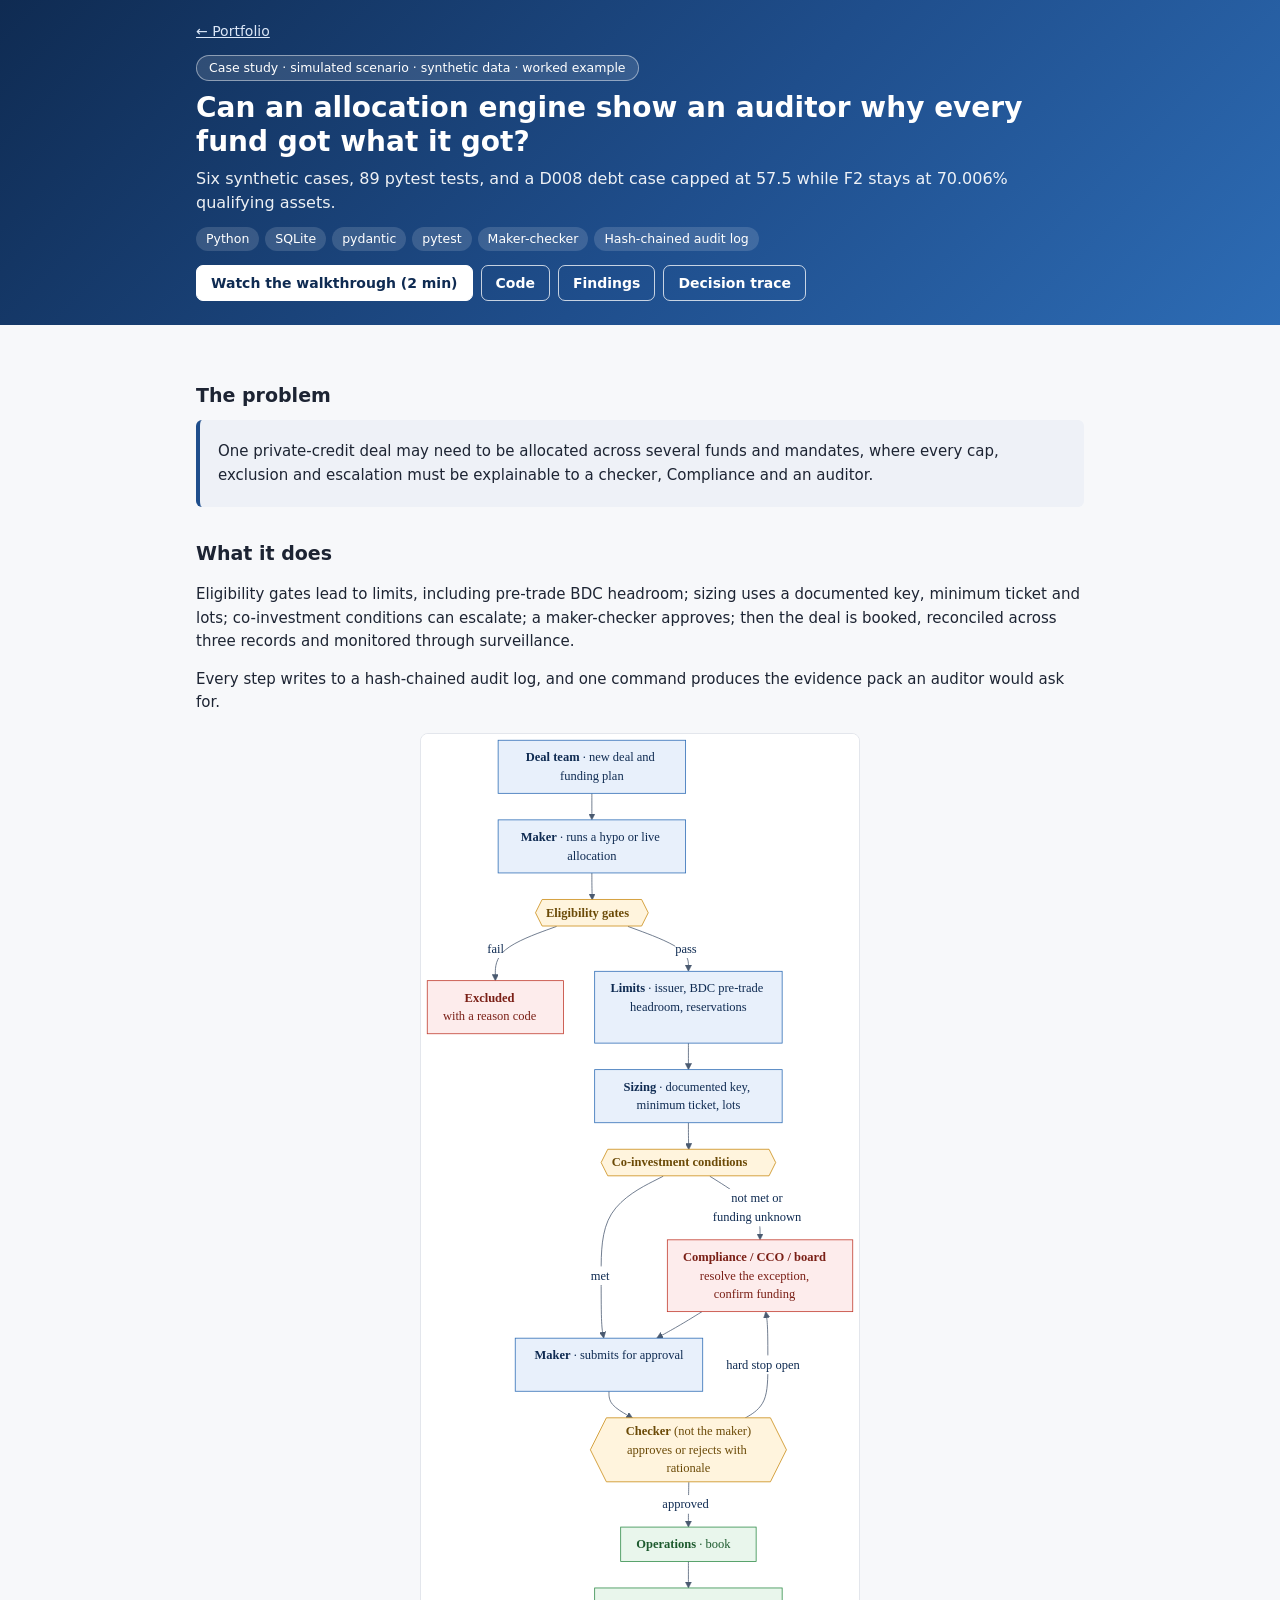
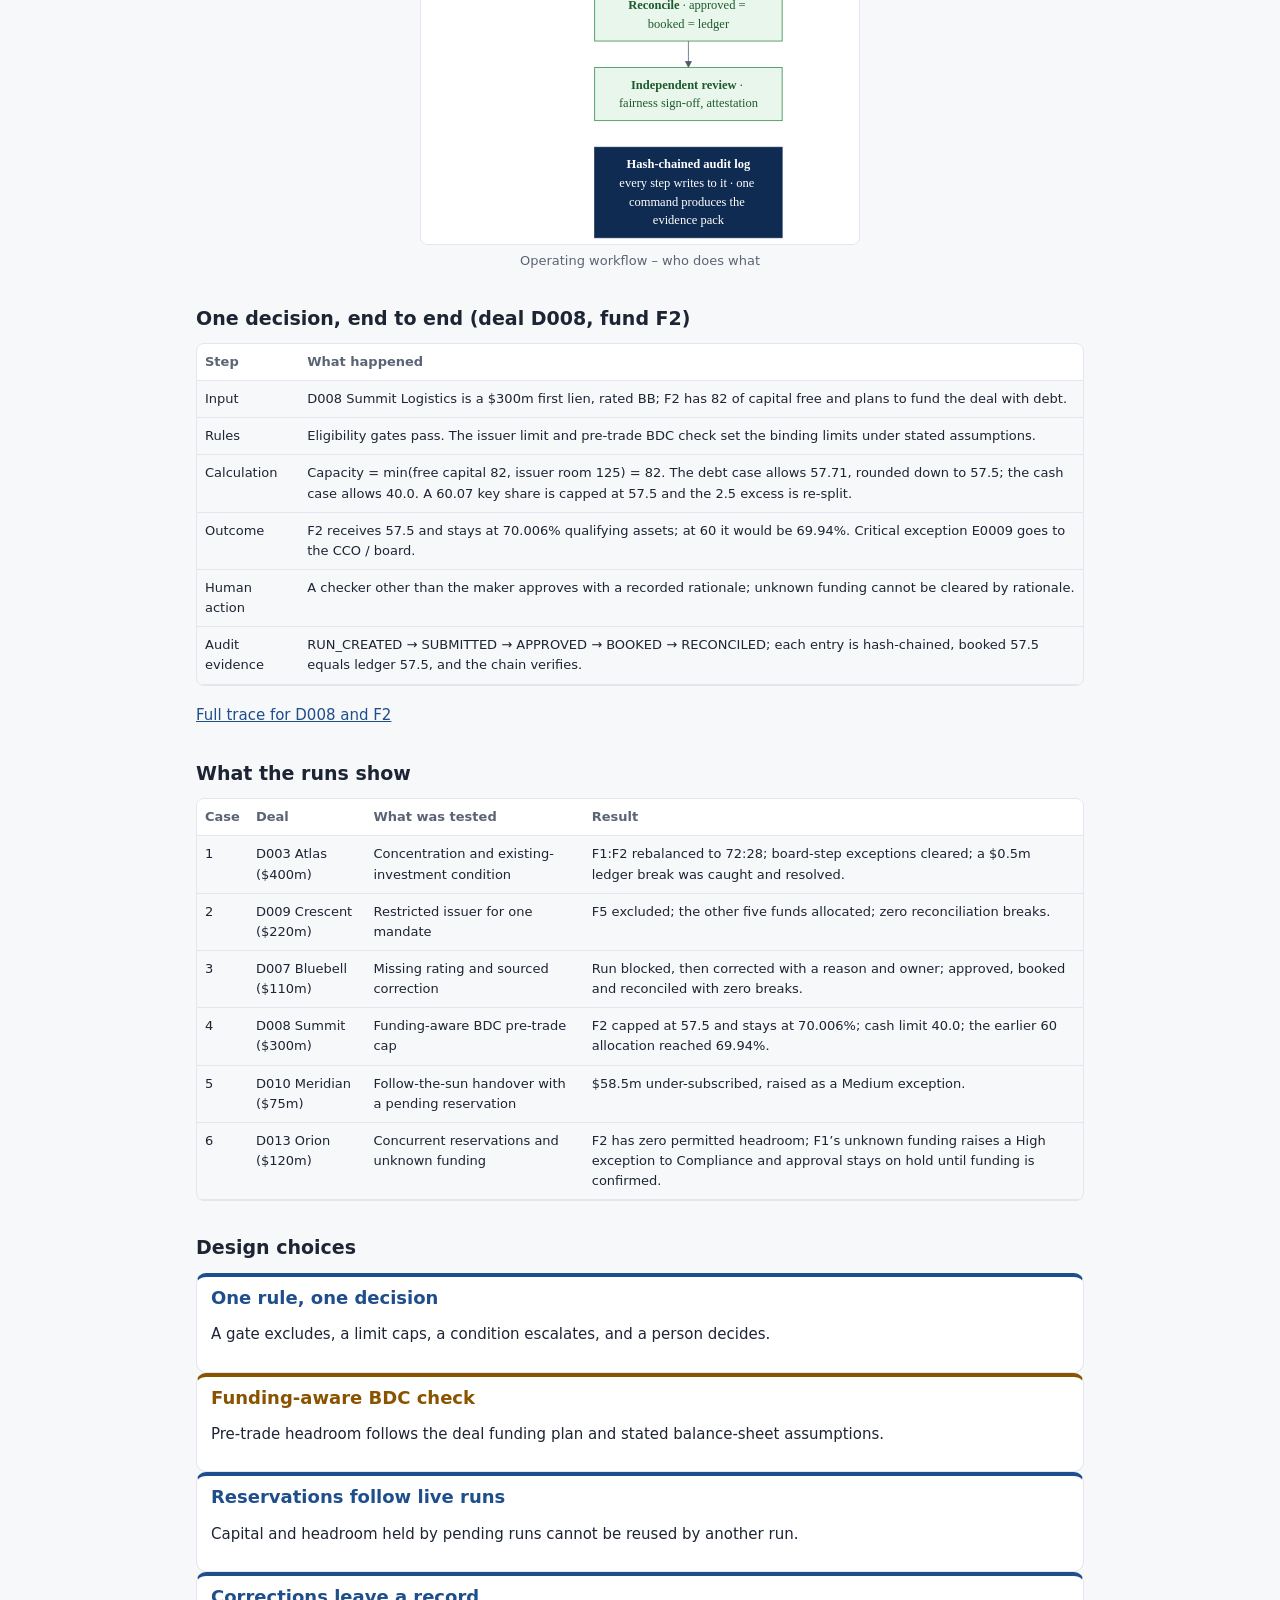
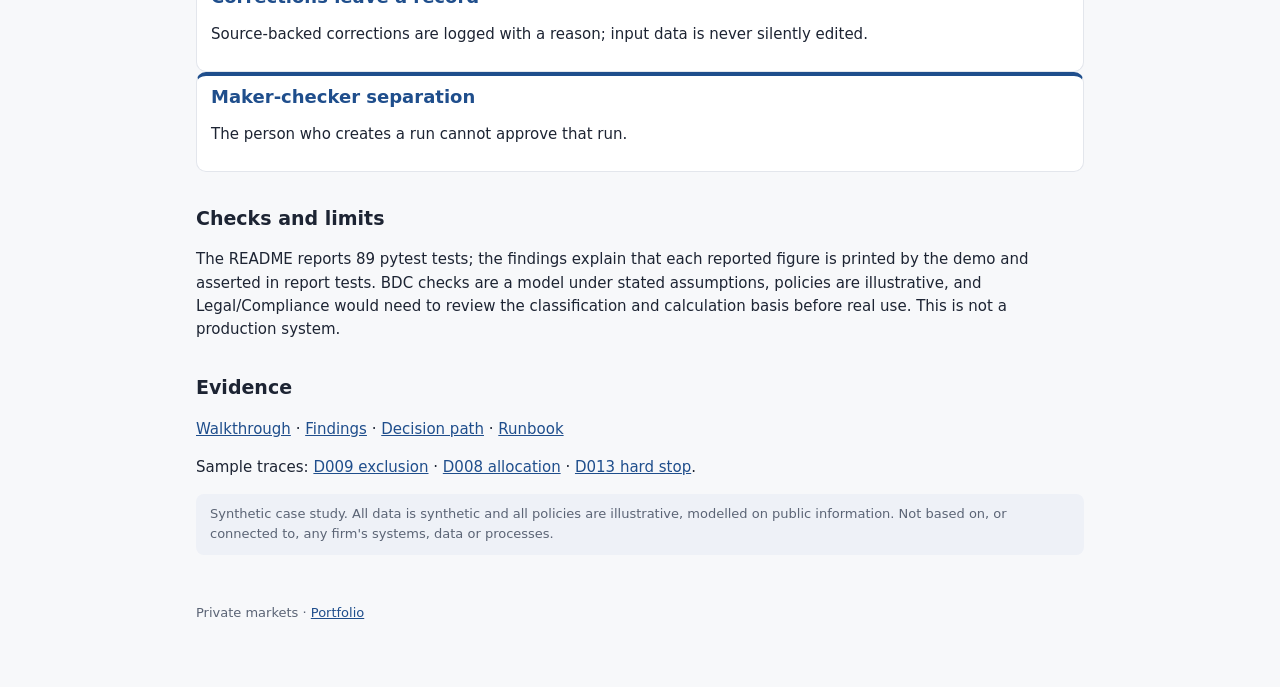
<file: case-studies/private-credit-allocation-engine.html>
<!doctype html>
<html lang="en">
<head>
<meta charset="utf-8">
<meta name="viewport" content="width=device-width,initial-scale=1">
<title>Private-credit allocation engine – case study | Kakali Bandyopadhyay</title>
<meta name="description" content="A synthetic private-credit allocation case study showing how fund-level decisions, controls and audit evidence connect.">
<link rel="icon" href="/assets/favicon-32x32.png" sizes="32x32">
<link rel="apple-touch-icon" href="/assets/apple-touch-icon.png">
<link rel="stylesheet" href="../assets/style.css?v=20261119p1">
</head>
<body>
<header class="cs-hero">
<div class="cs-hero-inner">
<nav><a href="/?track=private-markets">← Portfolio</a></nav>
<span class="cs-pill">Case study · simulated scenario · synthetic data · worked example</span>
<h1>Can an allocation engine show an auditor why every fund got what it got?</h1>
<p class="cs-lede">Six synthetic cases, 89 pytest tests, and a D008 debt case capped at 57.5 while F2 stays at 70.006% qualifying assets.</p>
<div class="cs-chips"><span>Python</span><span>SQLite</span><span>pydantic</span><span>pytest</span><span>Maker-checker</span><span>Hash-chained audit log</span></div>
<p class="cs-actions">
  <a class="cs-btn primary" href="https://github.com/kakali-bandyopadhyay/private-credit-allocation-engine#walkthrough-2-min-synthetic-data">Watch the walkthrough (2 min)</a>
  <a class="cs-btn" href="https://github.com/kakali-bandyopadhyay/private-credit-allocation-engine">Code</a>
  <a class="cs-btn" href="https://github.com/kakali-bandyopadhyay/private-credit-allocation-engine/blob/main/docs/FINDINGS.md">Findings</a>
  <a class="cs-btn" href="https://github.com/kakali-bandyopadhyay/private-credit-allocation-engine/blob/main/docs/samples/trace_R0008_D008.md">Decision trace</a>
</p>
</div>
</header>

<main class="cs-main">
<h2 id="problem">The problem</h2>
<div class="callout lead-problem">
<p>One private-credit deal may need to be allocated across several funds and mandates, where every cap, exclusion and escalation must be explainable to a checker, Compliance and an auditor.</p>
</div>

<h2 id="what-it-does">What it does</h2>
<p>Eligibility gates lead to limits, including pre-trade BDC headroom; sizing uses a documented key, minimum ticket and lots; co-investment conditions can escalate; a maker-checker approves; then the deal is booked, reconciled across three records and monitored through surveillance.</p>
<p>Every step writes to a hash-chained audit log, and one command produces the evidence pack an auditor would ask for.</p>
<figure style="margin:18px auto;max-width:440px">
  <img src="../assets/img/private-credit-allocation-workflow.svg" width="561" height="1422" alt="Operating workflow: deal team, maker, eligibility gates, limits, sizing, co-investment conditions, escalation to Compliance/CCO/board, checker approval, booking, reconciliation, independent review, all written to a hash-chained audit log" style="display:block;width:100%;height:auto;background:#fff;border:1px solid var(--line);border-radius:8px">
  <figcaption style="font-size:13px;color:var(--mute);text-align:center;margin-top:6px">Operating workflow – who does what</figcaption>
</figure>

<h2 id="decision">One decision, end to end (deal D008, fund F2)</h2>
<div class="table-scroll" role="region" aria-label="D008 allocation decision trace" tabindex="0">
<table>
<thead><tr><th>Step</th><th>What happened</th></tr></thead>
<tbody>
<tr><td>Input</td><td>D008 Summit Logistics is a $300m first lien, rated BB; F2 has 82 of capital free and plans to fund the deal with debt.</td></tr>
<tr><td>Rules</td><td>Eligibility gates pass. The issuer limit and pre-trade BDC check set the binding limits under stated assumptions.</td></tr>
<tr><td>Calculation</td><td>Capacity = min(free capital 82, issuer room 125) = 82. The debt case allows 57.71, rounded down to 57.5; the cash case allows 40.0. A 60.07 key share is capped at 57.5 and the 2.5 excess is re-split.</td></tr>
<tr><td>Outcome</td><td>F2 receives 57.5 and stays at 70.006% qualifying assets; at 60 it would be 69.94%. Critical exception E0009 goes to the CCO / board.</td></tr>
<tr><td>Human action</td><td>A checker other than the maker approves with a recorded rationale; unknown funding cannot be cleared by rationale.</td></tr>
<tr><td>Audit evidence</td><td>RUN_CREATED → SUBMITTED → APPROVED → BOOKED → RECONCILED; each entry is hash-chained, booked 57.5 equals ledger 57.5, and the chain verifies.</td></tr>
</tbody>
</table>
</div>
<p><a href="https://github.com/kakali-bandyopadhyay/private-credit-allocation-engine/blob/main/docs/samples/trace_R0008_D008.md">Full trace for D008 and F2</a></p>

<h2 id="runs">What the runs show</h2>
<div class="table-scroll" role="region" aria-label="Six synthetic case findings" tabindex="0">
<table>
<thead><tr><th>Case</th><th>Deal</th><th>What was tested</th><th>Result</th></tr></thead>
<tbody>
<tr><td>1</td><td>D003 Atlas ($400m)</td><td>Concentration and existing-investment condition</td><td>F1:F2 rebalanced to 72:28; board-step exceptions cleared; a $0.5m ledger break was caught and resolved.</td></tr>
<tr><td>2</td><td>D009 Crescent ($220m)</td><td>Restricted issuer for one mandate</td><td>F5 excluded; the other five funds allocated; zero reconciliation breaks.</td></tr>
<tr><td>3</td><td>D007 Bluebell ($110m)</td><td>Missing rating and sourced correction</td><td>Run blocked, then corrected with a reason and owner; approved, booked and reconciled with zero breaks.</td></tr>
<tr><td>4</td><td>D008 Summit ($300m)</td><td>Funding-aware BDC pre-trade cap</td><td>F2 capped at 57.5 and stays at 70.006%; cash limit 40.0; the earlier 60 allocation reached 69.94%.</td></tr>
<tr><td>5</td><td>D010 Meridian ($75m)</td><td>Follow-the-sun handover with a pending reservation</td><td>$58.5m under-subscribed, raised as a Medium exception.</td></tr>
<tr><td>6</td><td>D013 Orion ($120m)</td><td>Concurrent reservations and unknown funding</td><td>F2 has zero permitted headroom; F1’s unknown funding raises a High exception to Compliance and approval stays on hold until funding is confirmed.</td></tr>
</tbody>
</table>
</div>

<h2 id="design">Design choices</h2>
<div class="approach-cards" aria-label="Allocation control design choices">
  <article class="p-card approach-card"><span class="p-num">One rule, one decision</span><p>A gate excludes, a limit caps, a condition escalates, and a person decides.</p></article>
  <article class="p-card amber approach-card"><span class="p-num">Funding-aware BDC check</span><p>Pre-trade headroom follows the deal funding plan and stated balance-sheet assumptions.</p></article>
  <article class="p-card approach-card"><span class="p-num">Reservations follow live runs</span><p>Capital and headroom held by pending runs cannot be reused by another run.</p></article>
  <article class="p-card approach-card"><span class="p-num">Corrections leave a record</span><p>Source-backed corrections are logged with a reason; input data is never silently edited.</p></article>
  <article class="p-card approach-card"><span class="p-num">Maker-checker separation</span><p>The person who creates a run cannot approve that run.</p></article>
</div>

<h2 id="checks">Checks and limits</h2>
<p>The README reports 89 pytest tests; the findings explain that each reported figure is printed by the demo and asserted in report tests. BDC checks are a model under stated assumptions, policies are illustrative, and Legal/Compliance would need to review the classification and calculation basis before real use. This is not a production system.</p>

<h2 id="evidence">Evidence</h2>
<p><a href="https://github.com/kakali-bandyopadhyay/private-credit-allocation-engine#walkthrough-2-min-synthetic-data">Walkthrough</a> · <a href="https://github.com/kakali-bandyopadhyay/private-credit-allocation-engine/blob/main/docs/FINDINGS.md">Findings</a> · <a href="https://github.com/kakali-bandyopadhyay/private-credit-allocation-engine/blob/main/docs/DECISION_PATH.md">Decision path</a> · <a href="https://github.com/kakali-bandyopadhyay/private-credit-allocation-engine/blob/main/docs/RUNBOOK.md">Runbook</a></p>
<p>Sample traces: <a href="https://github.com/kakali-bandyopadhyay/private-credit-allocation-engine/blob/main/docs/samples/trace_R0005_D009_F5.md">D009 exclusion</a> · <a href="https://github.com/kakali-bandyopadhyay/private-credit-allocation-engine/blob/main/docs/samples/trace_R0008_D008.md">D008 allocation</a> · <a href="https://github.com/kakali-bandyopadhyay/private-credit-allocation-engine/blob/main/docs/samples/trace_R0009_D013.md">D013 hard stop</a>.</p>

<p class="note">Synthetic case study. All data is synthetic and all policies are illustrative, modelled on public information. Not based on, or connected to, any firm's systems, data or processes.</p>
<footer>Private markets · <a href="/?track=private-markets">Portfolio</a></footer>
</main>
</body>
</html>
</file>
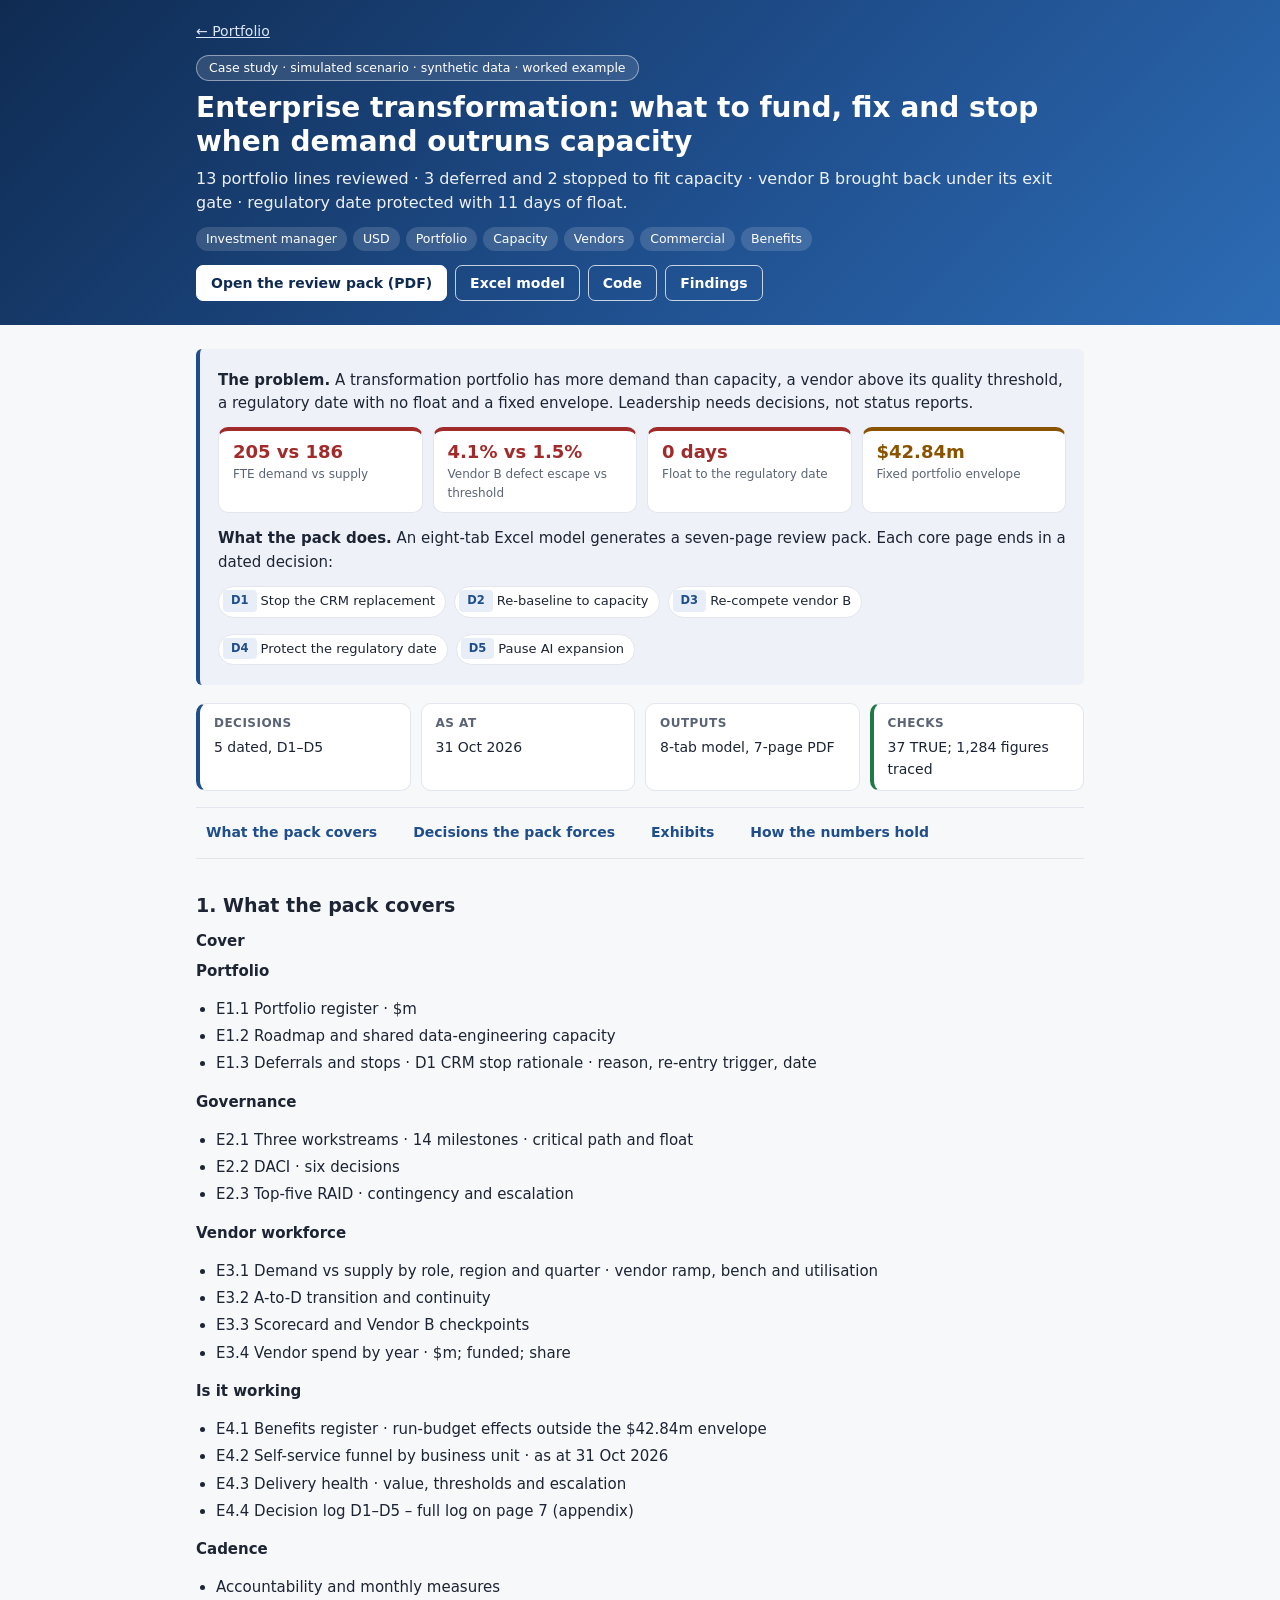
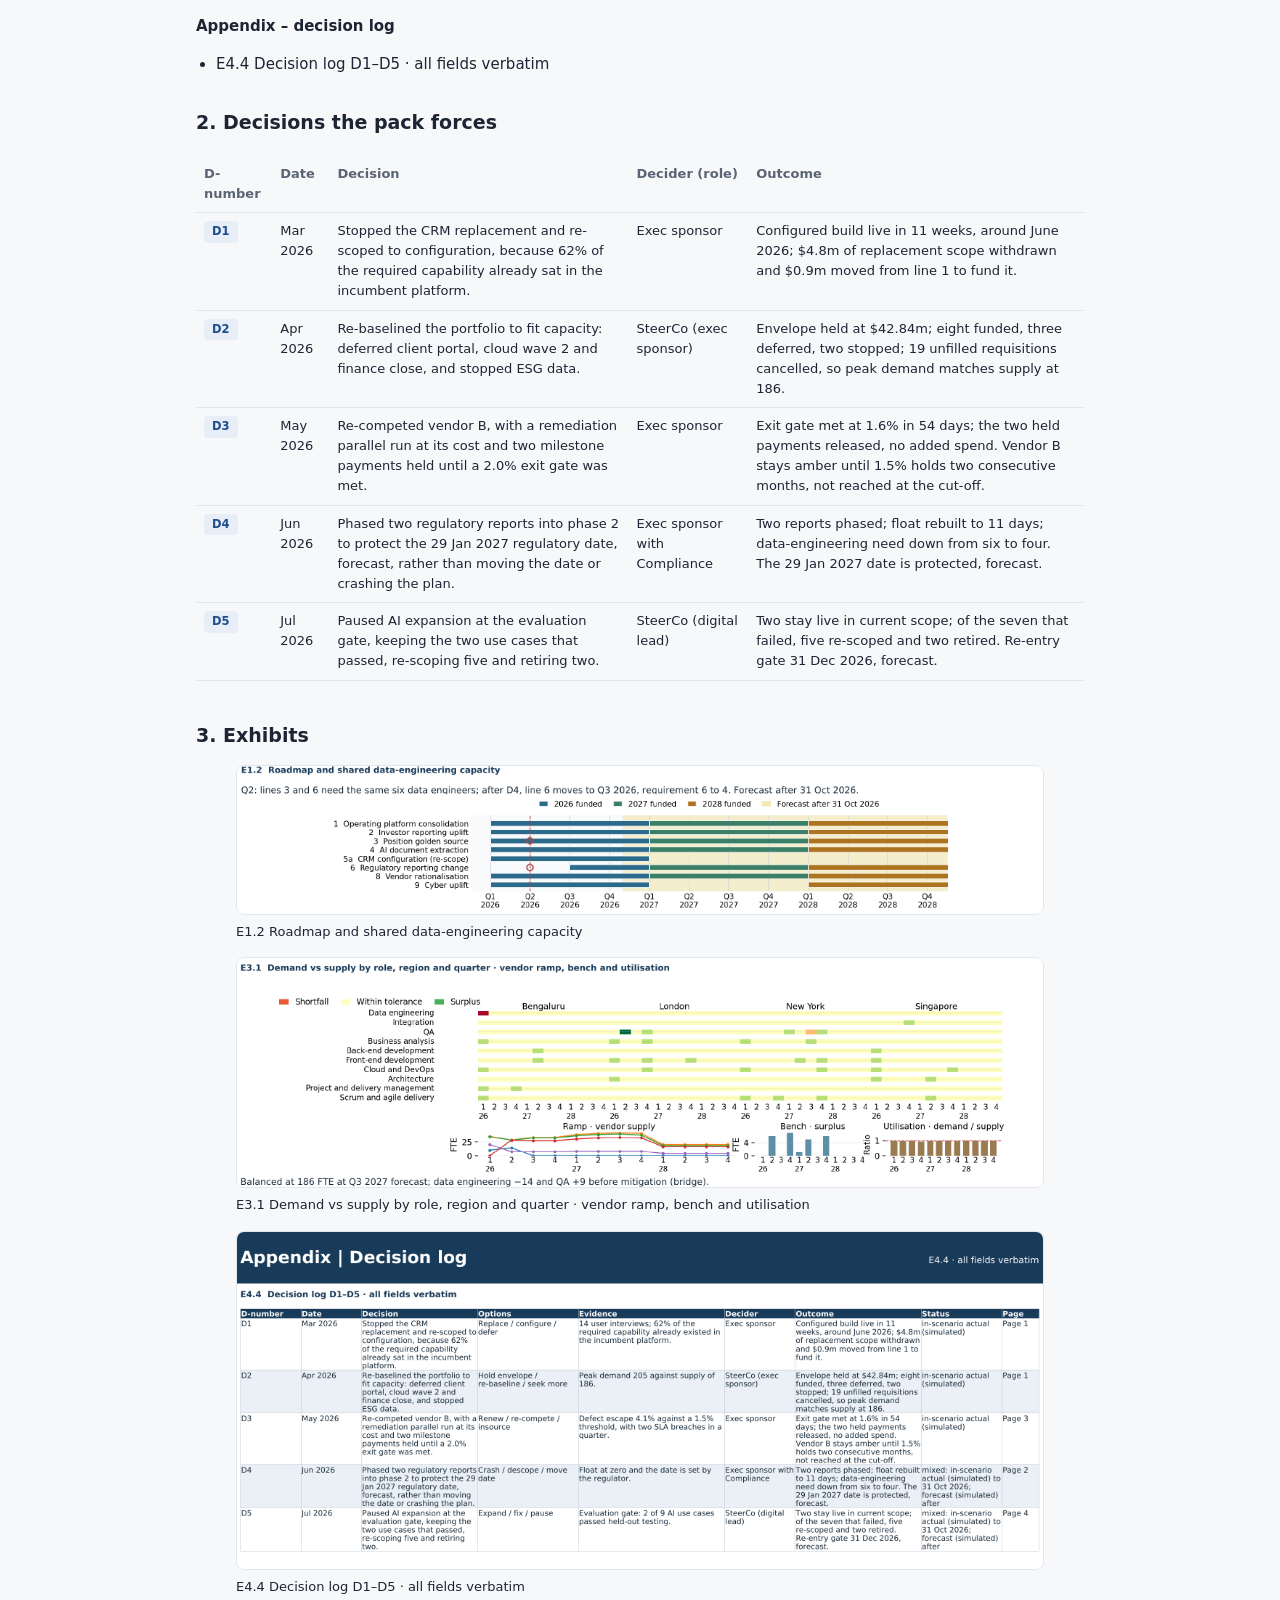
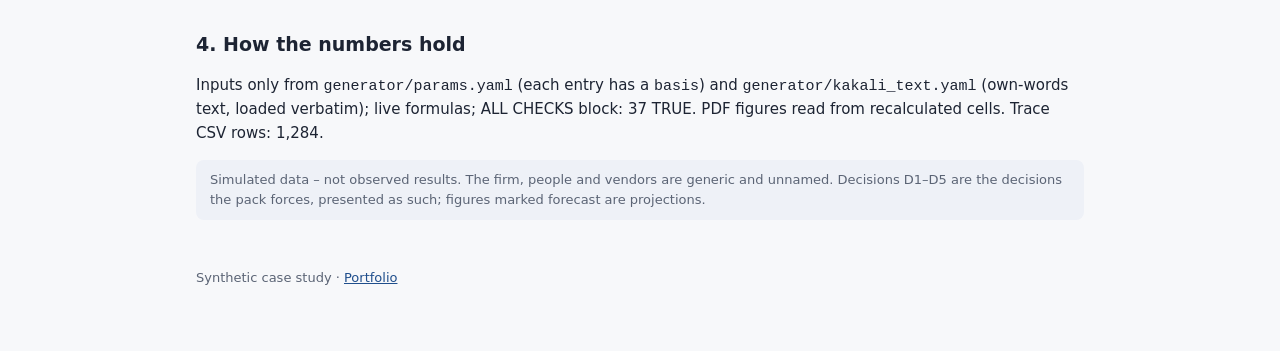
<file: case-studies/transformation-delivery-review.html>
<!doctype html>
<html lang="en">
<head>
<meta charset="utf-8">
<meta name="viewport" content="width=device-width,initial-scale=1">
<title>Enterprise transformation: what to fund, fix and stop when demand outruns capacity – case study</title>
<meta name="description" content="Synthetic case study: a transformation portfolio review that turns capacity, vendor, budget and regulatory pressures into five dated decisions. All data synthetic.">
<link rel="icon" href="../assets/favicon-32x32.png" sizes="32x32">
<link rel="apple-touch-icon" href="../assets/apple-touch-icon.png">
<link rel="stylesheet" href="../assets/style.css?v=20261119p1">
</head>
<body>
<header class="cs-hero">
<div class="cs-hero-inner">
<nav><a href="../?track=transformation">← Portfolio</a></nav>
<span class="cs-pill">Case study · simulated scenario · synthetic data · worked example</span>
<h1>Enterprise transformation: what to fund, fix and stop when demand outruns capacity</h1>
<p class="cs-lede">13 portfolio lines reviewed · 3 deferred and 2 stopped to fit capacity · vendor B brought back under its exit gate · regulatory date protected with 11 days of float.</p>
<div class="cs-chips"><span>Investment manager</span><span>USD</span><span>Portfolio</span><span>Capacity</span><span>Vendors</span><span>Commercial</span><span>Benefits</span></div>
<p class="cs-actions">
  <a class="cs-btn primary" href="../assets/transformation-delivery-review.pdf">Open the review pack (PDF)</a>
  <a class="cs-btn" href="https://github.com/kakali-bandyopadhyay/transformation-delivery-review/raw/main/out/delivery_review_model.xlsx">Excel model</a>
  <a class="cs-btn" href="https://github.com/kakali-bandyopadhyay/transformation-delivery-review">Code</a>
  <a class="cs-btn" href="https://github.com/kakali-bandyopadhyay/transformation-delivery-review/blob/main/FINDINGS.md">Findings</a>
</p>
</div>
</header>
<main class="cs-main">
<div class="callout lead-problem">
<p><strong>The problem.</strong> A transformation portfolio has more demand than capacity, a vendor above its quality threshold, a regulatory date with no float and a fixed envelope. Leadership needs decisions, not status reports.</p>
<div class="pressures">
  <div class="p-card"><span class="p-num">205 vs 186</span><span class="p-lbl">FTE demand vs supply</span></div>
  <div class="p-card"><span class="p-num">4.1% vs 1.5%</span><span class="p-lbl">Vendor B defect escape vs threshold</span></div>
  <div class="p-card"><span class="p-num">0 days</span><span class="p-lbl">Float to the regulatory date</span></div>
  <div class="p-card amber"><span class="p-num">$42.84m</span><span class="p-lbl">Fixed portfolio envelope</span></div>
</div>
<p><strong>What the pack does.</strong> An eight-tab Excel model generates a seven-page review pack. Each core page ends in a dated decision:</p>
<ol class="d-strip">
  <li><span class="lbl flow">D1</span>Stop the CRM replacement</li>
  <li><span class="lbl flow">D2</span>Re-baseline to capacity</li>
  <li><span class="lbl flow">D3</span>Re-compete vendor B</li>
  <li><span class="lbl flow">D4</span>Protect the regulatory date</li>
  <li><span class="lbl flow">D5</span>Pause AI expansion</li>
</ol>
</div>

<dl class="glance">
  <div class="k-flow"><dt>Decisions</dt><dd>5 dated, D1–D5</dd></div>
  <div><dt>As at</dt><dd>31 Oct 2026</dd></div>
  <div><dt>Outputs</dt><dd>8-tab model, 7-page PDF</dd></div>
  <div class="k-ok"><dt>Checks</dt><dd>37 TRUE; 1,284 figures traced</dd></div>
</dl>

<nav class="toc" aria-label="Sections">
  <a href="#covers">What the pack covers</a><a href="#decisions">Decisions the pack forces</a><a href="#exhibits">Exhibits</a><a href="#numbers">How the numbers hold</a>
</nav>

<h2 id="covers">1. What the pack covers</h2>
<h3>Cover</h3>
<h3>Portfolio</h3><ul><li>E1.1 Portfolio register · $m</li><li>E1.2 Roadmap and shared data-engineering capacity</li><li>E1.3 Deferrals and stops · D1 CRM stop rationale · reason, re-entry trigger, date</li></ul>
<h3>Governance</h3><ul><li>E2.1 Three workstreams · 14 milestones · critical path and float</li><li>E2.2 DACI · six decisions</li><li>E2.3 Top-five RAID · contingency and escalation</li></ul>
<h3>Vendor workforce</h3><ul><li>E3.1 Demand vs supply by role, region and quarter · vendor ramp, bench and utilisation</li><li>E3.2 A-to-D transition and continuity</li><li>E3.3 Scorecard and Vendor B checkpoints</li><li>E3.4 Vendor spend by year · $m; funded; share</li></ul>
<h3>Is it working</h3><ul><li>E4.1 Benefits register · run-budget effects outside the $42.84m envelope</li><li>E4.2 Self-service funnel by business unit · as at 31 Oct 2026</li><li>E4.3 Delivery health · value, thresholds and escalation</li><li>E4.4 Decision log D1–D5 – full log on page 7 (appendix)</li></ul>
<h3>Cadence</h3><ul><li>Accountability and monthly measures</li></ul>
<h3>Appendix – decision log</h3><ul><li>E4.4 Decision log D1–D5 · all fields verbatim</li></ul>

<h2 id="decisions">2. Decisions the pack forces</h2>
<div class="wrap"><table>
<thead><tr><th>D-number</th><th>Date</th><th>Decision</th><th>Decider (role)</th><th>Outcome</th></tr></thead>
<tbody><tr><td><span class="lbl flow">D1</span></td><td>Mar 2026</td><td>Stopped the CRM replacement and re-scoped to configuration, because 62% of the required capability already sat in the incumbent platform.</td><td>Exec sponsor</td><td>Configured build live in 11 weeks, around June 2026; $4.8m of replacement scope withdrawn and $0.9m moved from line 1 to fund it.</td></tr><tr><td><span class="lbl flow">D2</span></td><td>Apr 2026</td><td>Re-baselined the portfolio to fit capacity: deferred client portal, cloud wave 2 and finance close, and stopped ESG data.</td><td>SteerCo (exec sponsor)</td><td>Envelope held at $42.84m; eight funded, three deferred, two stopped; 19 unfilled requisitions cancelled, so peak demand matches supply at 186.</td></tr><tr><td><span class="lbl flow">D3</span></td><td>May 2026</td><td>Re-competed vendor B, with a remediation parallel run at its cost and two milestone payments held until a 2.0% exit gate was met.</td><td>Exec sponsor</td><td>Exit gate met at 1.6% in 54 days; the two held payments released, no added spend. Vendor B stays amber until 1.5% holds two consecutive months, not reached at the cut-off.</td></tr><tr><td><span class="lbl flow">D4</span></td><td>Jun 2026</td><td>Phased two regulatory reports into phase 2 to protect the 29 Jan 2027 regulatory date, forecast, rather than moving the date or crashing the plan.</td><td>Exec sponsor with Compliance</td><td>Two reports phased; float rebuilt to 11 days; data-engineering need down from six to four. The 29 Jan 2027 date is protected, forecast.</td></tr><tr><td><span class="lbl flow">D5</span></td><td>Jul 2026</td><td>Paused AI expansion at the evaluation gate, keeping the two use cases that passed, re-scoping five and retiring two.</td><td>SteerCo (digital lead)</td><td>Two stay live in current scope; of the seven that failed, five re-scoped and two retired. Re-entry gate 31 Dec 2026, forecast.</td></tr></tbody>
</table></div>

<h2 id="exhibits">3. Exhibits</h2>
<figure><img src="../assets/img/tdr-e12-roadmap.png" alt="E1.2 Roadmap and shared data-engineering capacity"><figcaption>E1.2 Roadmap and shared data-engineering capacity</figcaption></figure>
<figure><img src="../assets/img/tdr-e31-capacity.png" alt="E3.1 Demand vs supply by role, region and quarter · vendor ramp, bench and utilisation"><figcaption>E3.1 Demand vs supply by role, region and quarter · vendor ramp, bench and utilisation</figcaption></figure>
<figure><img src="../assets/img/tdr-decision-log.png" alt="E4.4 Decision log D1–D5 · all fields verbatim"><figcaption>E4.4 Decision log D1–D5 · all fields verbatim</figcaption></figure>

<h2 id="numbers">4. How the numbers hold</h2>
<p>Inputs only from <code>generator/params.yaml</code> (each entry has a <code>basis</code>) and <code>generator/kakali_text.yaml</code> (own-words text, loaded verbatim); live formulas; ALL CHECKS block: 37 TRUE. PDF figures read from recalculated cells. Trace CSV rows: 1,284.</p>

<p class="note">Simulated data – not observed results. The firm, people and vendors are generic and unnamed. Decisions D1–D5 are the decisions the pack forces, presented as such; figures marked forecast are projections.</p>

<footer>Synthetic case study · <a href="../?track=transformation">Portfolio</a></footer>
</main>
</body>
</html>
</file>
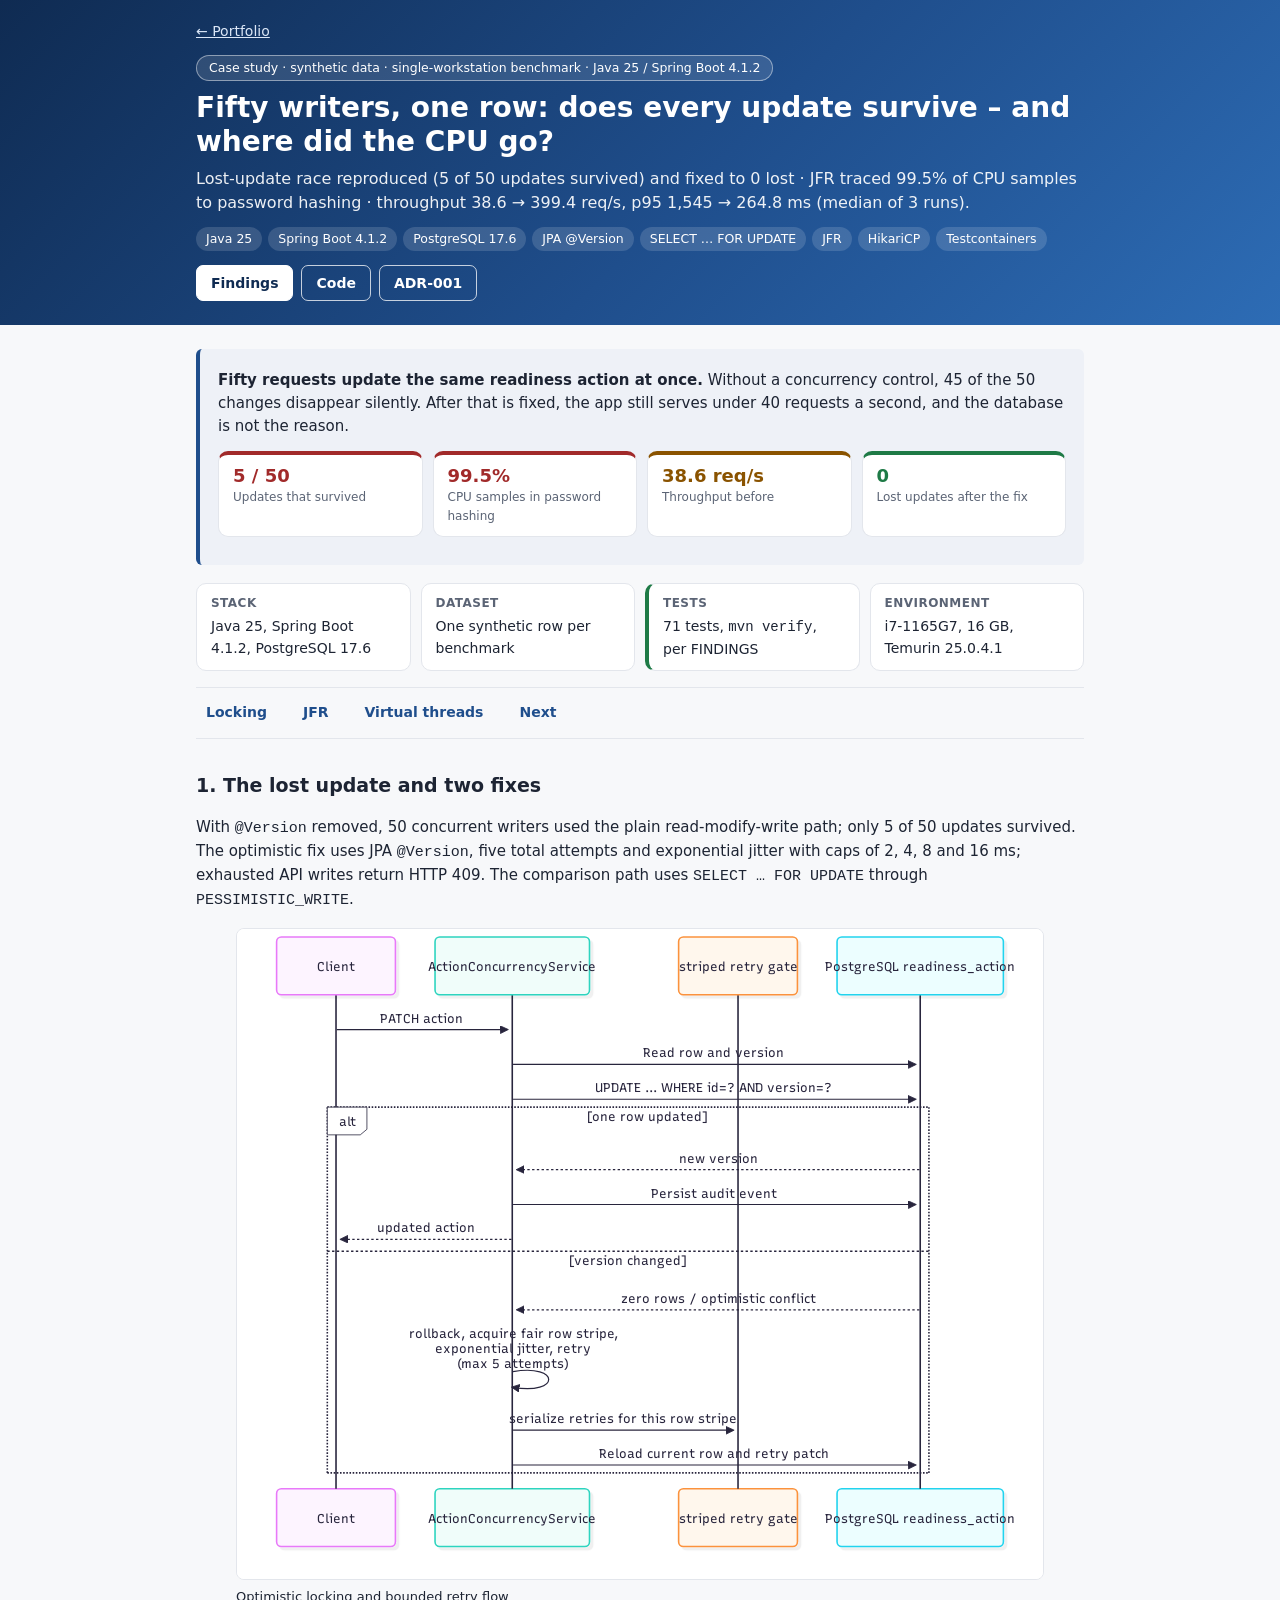
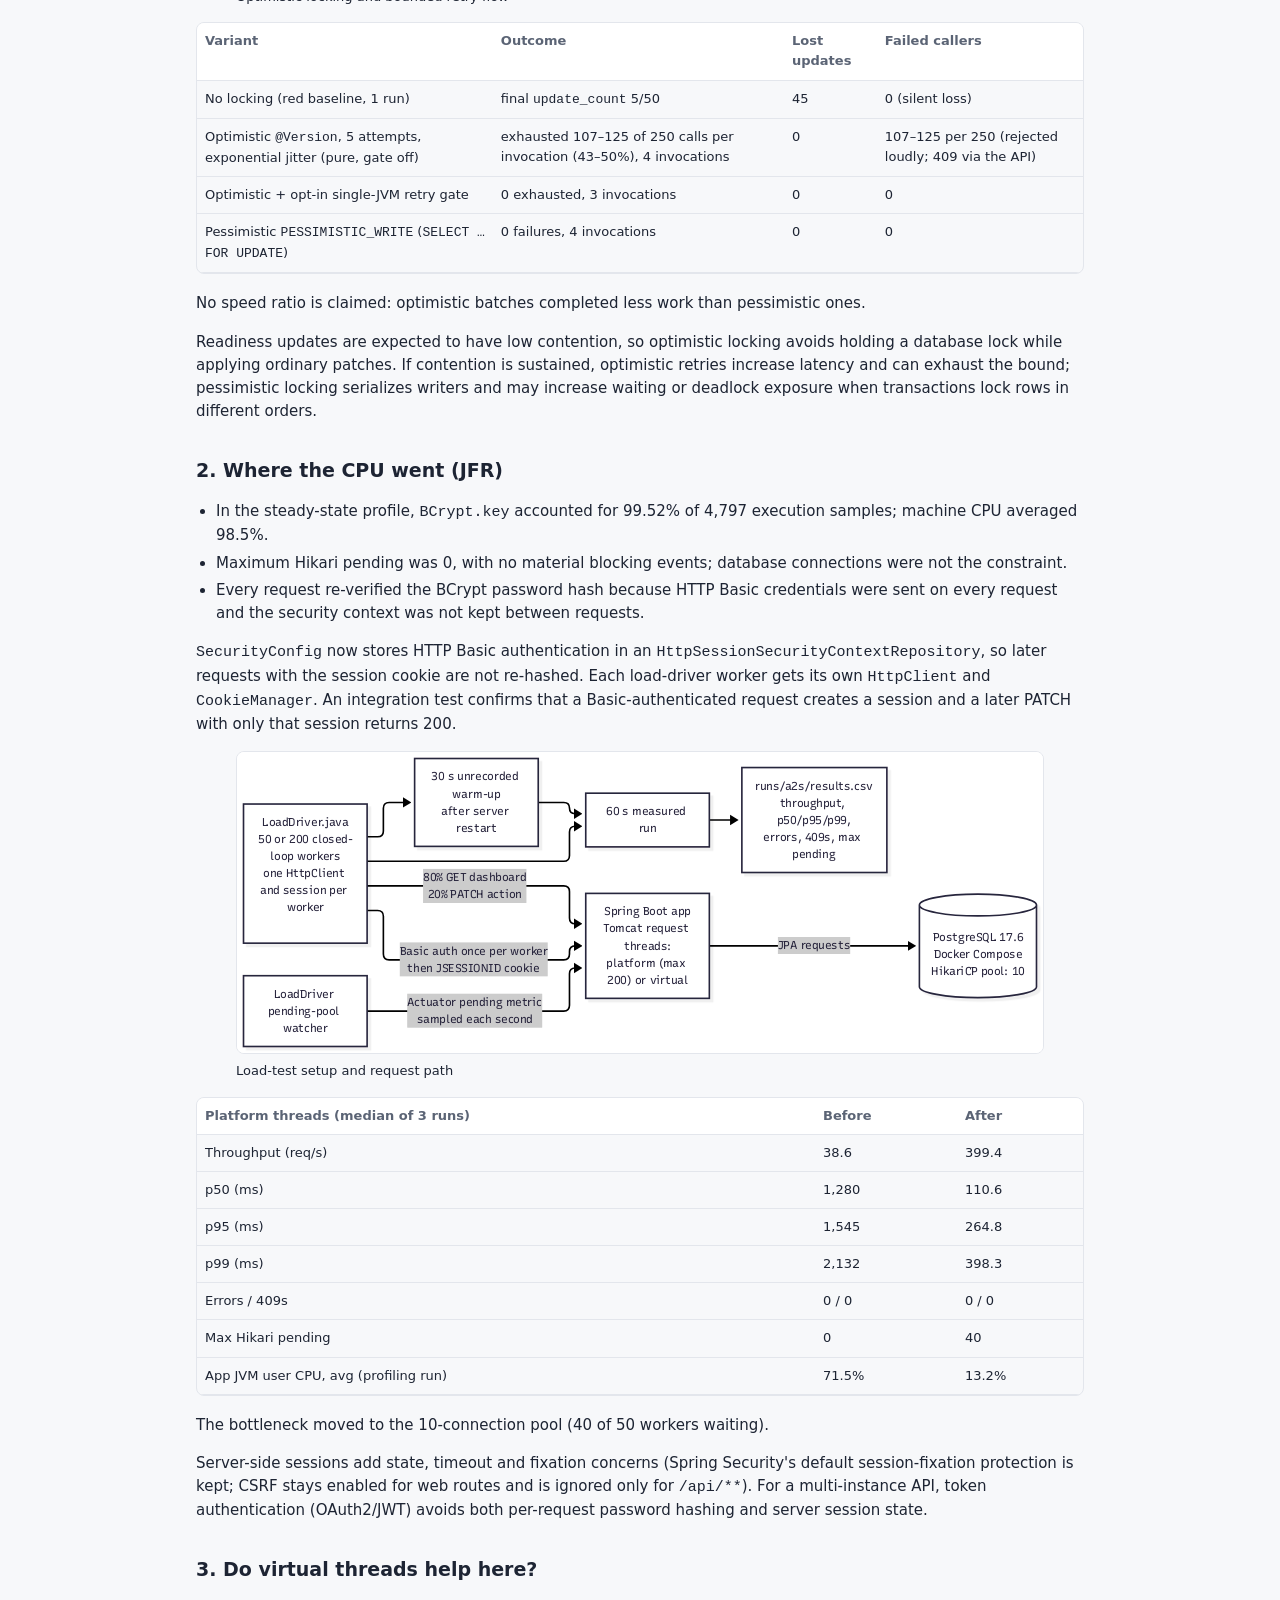
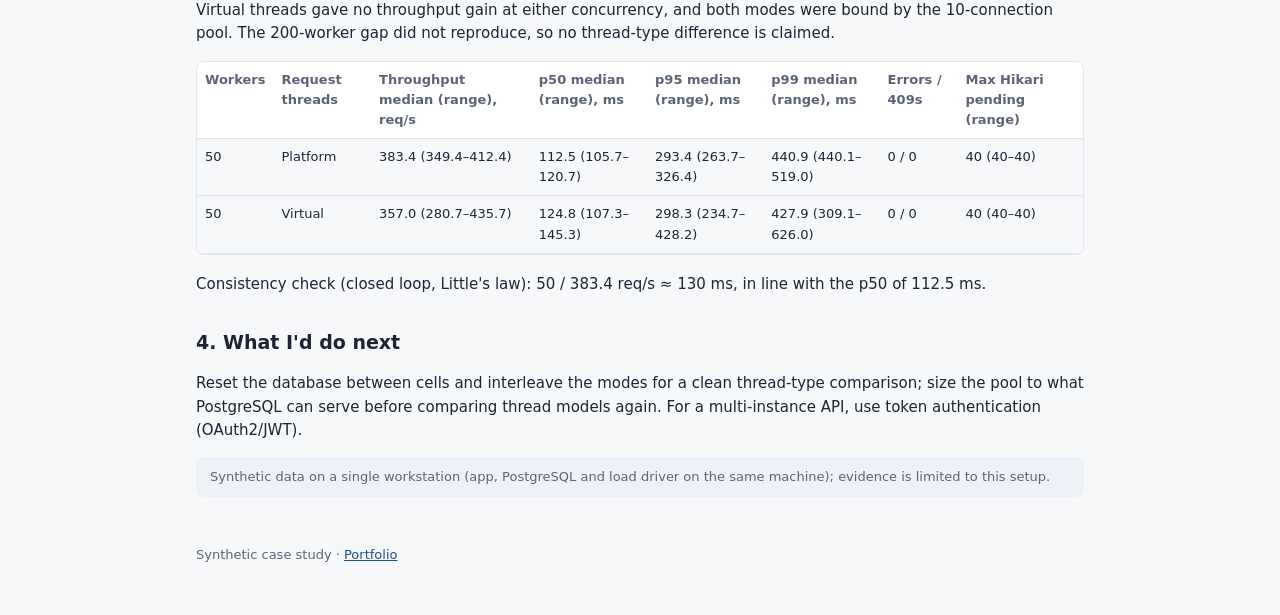
<file: case-studies/txb-readiness-workbench.html>
<!doctype html>
<html lang="en">
<head>
<meta charset="utf-8">
<meta name="viewport" content="width=device-width,initial-scale=1">
<title>Fifty writers, one row: concurrency and JFR case study</title>
<meta name="description" content="Synthetic data, single-workstation benchmark: a lost-update race, locking trade-offs and a JFR-led authentication fix.">
<link rel="icon" href="/assets/favicon-32x32.png" sizes="32x32">
<link rel="apple-touch-icon" href="/assets/apple-touch-icon.png">
<link rel="stylesheet" href="../assets/style.css?v=20261125t1">
</head>
<body>
<header class="cs-hero">
<div class="cs-hero-inner">
<nav><a href="../?track=operations">← Portfolio</a></nav>
<span class="cs-pill">Case study · synthetic data · single-workstation benchmark · Java 25 / Spring Boot 4.1.2</span>
<h1>Fifty writers, one row: does every update survive – and where did the CPU go?</h1>
<p class="cs-lede">Lost-update race reproduced (5 of 50 updates survived) and fixed to 0 lost · JFR traced 99.5% of CPU samples to password hashing · throughput 38.6 → 399.4 req/s, p95 1,545 → 264.8 ms (median of 3 runs).</p>
<div class="cs-chips"><span>Java 25</span><span>Spring Boot 4.1.2</span><span>PostgreSQL 17.6</span><span>JPA @Version</span><span>SELECT … FOR UPDATE</span><span>JFR</span><span>HikariCP</span><span>Testcontainers</span></div>
<p class="cs-actions">
  <a class="cs-btn primary" href="https://github.com/kakali-bandyopadhyay/txb-readiness-workbench/blob/main/FINDINGS.md">Findings</a>
  <a class="cs-btn" href="https://github.com/kakali-bandyopadhyay/txb-readiness-workbench">Code</a>
  <a class="cs-btn" href="https://github.com/kakali-bandyopadhyay/txb-readiness-workbench/blob/main/docs/adr/ADR-001-readiness-action-locking.md">ADR-001</a>
</p>
</div>
</header>
<main class="cs-main">
<div class="callout lead-problem">
<p><strong>Fifty requests update the same readiness action at once.</strong> Without a concurrency control, 45 of the 50 changes disappear silently. After that is fixed, the app still serves under 40 requests a second, and the database is not the reason.</p>
<div class="pressures">
  <div class="p-card"><span class="p-num">5 / 50</span><span class="p-lbl">Updates that survived</span></div>
  <div class="p-card"><span class="p-num">99.5%</span><span class="p-lbl">CPU samples in password hashing</span></div>
  <div class="p-card amber"><span class="p-num">38.6 req/s</span><span class="p-lbl">Throughput before</span></div>
  <div class="p-card" style="border-top-color:var(--ok)"><span class="p-num" style="color:var(--ok)">0</span><span class="p-lbl">Lost updates after the fix</span></div>
</div>
</div>

<dl class="glance">
  <div><dt>Stack</dt><dd>Java 25, Spring Boot 4.1.2, PostgreSQL 17.6</dd></div>
  <div><dt>Dataset</dt><dd>One synthetic row per benchmark</dd></div>
  <div class="k-ok"><dt>Tests</dt><dd>71 tests, <code>mvn verify</code>, per FINDINGS</dd></div>
  <div><dt>Environment</dt><dd>i7-1165G7, 16 GB, Temurin 25.0.4.1</dd></div>
</dl>

<nav class="toc" aria-label="Sections">
  <a href="#locking">Locking</a><a href="#jfr">JFR</a><a href="#threads">Virtual threads</a><a href="#next">Next</a>
</nav>

<h2 id="locking">1. The lost update and two fixes</h2>
<p>With <code>@Version</code> removed, 50 concurrent writers used the plain read-modify-write path; only 5 of 50 updates survived. The optimistic fix uses JPA <code>@Version</code>, five total attempts and exponential jitter with caps of 2, 4, 8 and 16 ms; exhausted API writes return HTTP 409. The comparison path uses <code>SELECT … FOR UPDATE</code> through <code>PESSIMISTIC_WRITE</code>.</p>
<figure><img src="../assets/img/txb-optimistic-lock.svg" alt="Optimistic version check, retry gate and database update flow"><figcaption>Optimistic locking and bounded retry flow</figcaption></figure>
<div class="table-scroll"><table>
<thead><tr><th>Variant</th><th>Outcome</th><th>Lost updates</th><th>Failed callers</th></tr></thead>
<tbody>
<tr><td>No locking (red baseline, 1 run)</td><td>final <code>update_count</code> 5/50</td><td>45</td><td>0 (silent loss)</td></tr>
<tr><td>Optimistic <code>@Version</code>, 5 attempts, exponential jitter (pure, gate off)</td><td>exhausted 107–125 of 250 calls per invocation (43–50%), 4 invocations</td><td>0</td><td>107–125 per 250 (rejected loudly; 409 via the API)</td></tr>
<tr><td>Optimistic + opt-in single-JVM retry gate</td><td>0 exhausted, 3 invocations</td><td>0</td><td>0</td></tr>
<tr><td>Pessimistic <code>PESSIMISTIC_WRITE</code> (<code>SELECT … FOR UPDATE</code>)</td><td>0 failures, 4 invocations</td><td>0</td><td>0</td></tr>
</tbody>
</table></div>
<p>No speed ratio is claimed: optimistic batches completed less work than pessimistic ones.</p>
<p>Readiness updates are expected to have low contention, so optimistic locking avoids holding a database lock while applying ordinary patches. If contention is sustained, optimistic retries increase latency and can exhaust the bound; pessimistic locking serializes writers and may increase waiting or deadlock exposure when transactions lock rows in different orders.</p>

<h2 id="jfr">2. Where the CPU went (JFR)</h2>
<ul>
<li>In the steady-state profile, <code>BCrypt.key</code> accounted for 99.52% of 4,797 execution samples; machine CPU averaged 98.5%.</li>
<li>Maximum Hikari pending was 0, with no material blocking events; database connections were not the constraint.</li>
<li>Every request re-verified the BCrypt password hash because HTTP Basic credentials were sent on every request and the security context was not kept between requests.</li>
</ul>
<p><code>SecurityConfig</code> now stores HTTP Basic authentication in an <code>HttpSessionSecurityContextRepository</code>, so later requests with the session cookie are not re-hashed. Each load-driver worker gets its own <code>HttpClient</code> and <code>CookieManager</code>. An integration test confirms that a Basic-authenticated request creates a session and a later PATCH with only that session returns 200.</p>
<figure><img src="../assets/img/txb-loadtest-setup.svg" alt="Load driver, application, database and monitoring test setup"><figcaption>Load-test setup and request path</figcaption></figure>
<div class="table-scroll"><table>
<thead><tr><th>Platform threads (median of 3 runs)</th><th>Before</th><th>After</th></tr></thead>
<tbody>
<tr><td>Throughput (req/s)</td><td>38.6</td><td>399.4</td></tr>
<tr><td>p50 (ms)</td><td>1,280</td><td>110.6</td></tr>
<tr><td>p95 (ms)</td><td>1,545</td><td>264.8</td></tr>
<tr><td>p99 (ms)</td><td>2,132</td><td>398.3</td></tr>
<tr><td>Errors / 409s</td><td>0 / 0</td><td>0 / 0</td></tr>
<tr><td>Max Hikari pending</td><td>0</td><td>40</td></tr>
<tr><td>App JVM user CPU, avg (profiling run)</td><td>71.5%</td><td>13.2%</td></tr>
</tbody>
</table></div>
<p>The bottleneck moved to the 10-connection pool (40 of 50 workers waiting).</p>
<p>Server-side sessions add state, timeout and fixation concerns (Spring Security's default session-fixation protection is kept; CSRF stays enabled for web routes and is ignored only for <code>/api/**</code>). For a multi-instance API, token authentication (OAuth2/JWT) avoids both per-request password hashing and server session state.</p>

<h2 id="threads">3. Do virtual threads help here?</h2>
<p>Virtual threads gave no throughput gain at either concurrency, and both modes were bound by the 10-connection pool. The 200-worker gap did not reproduce, so no thread-type difference is claimed.</p>
<div class="table-scroll"><table>
<thead><tr><th>Workers</th><th>Request threads</th><th>Throughput median (range), req/s</th><th>p50 median (range), ms</th><th>p95 median (range), ms</th><th>p99 median (range), ms</th><th>Errors / 409s</th><th>Max Hikari pending (range)</th></tr></thead>
<tbody>
<tr><td>50</td><td>Platform</td><td>383.4 (349.4–412.4)</td><td>112.5 (105.7–120.7)</td><td>293.4 (263.7–326.4)</td><td>440.9 (440.1–519.0)</td><td>0 / 0</td><td>40 (40–40)</td></tr>
<tr><td>50</td><td>Virtual</td><td>357.0 (280.7–435.7)</td><td>124.8 (107.3–145.3)</td><td>298.3 (234.7–428.2)</td><td>427.9 (309.1–626.0)</td><td>0 / 0</td><td>40 (40–40)</td></tr>
</tbody>
</table></div>
<p>Consistency check (closed loop, Little's law): 50 / 383.4 req/s ≈ 130 ms, in line with the p50 of 112.5 ms.</p>

<h2 id="next">4. What I'd do next</h2>
<p>Reset the database between cells and interleave the modes for a clean thread-type comparison; size the pool to what PostgreSQL can serve before comparing thread models again. For a multi-instance API, use token authentication (OAuth2/JWT).</p>

<p class="note">Synthetic data on a single workstation (app, PostgreSQL and load driver on the same machine); evidence is limited to this setup.</p>

<footer>Synthetic case study · <a href="../?track=operations">Portfolio</a></footer>
</main>
</body>
</html>
</file>
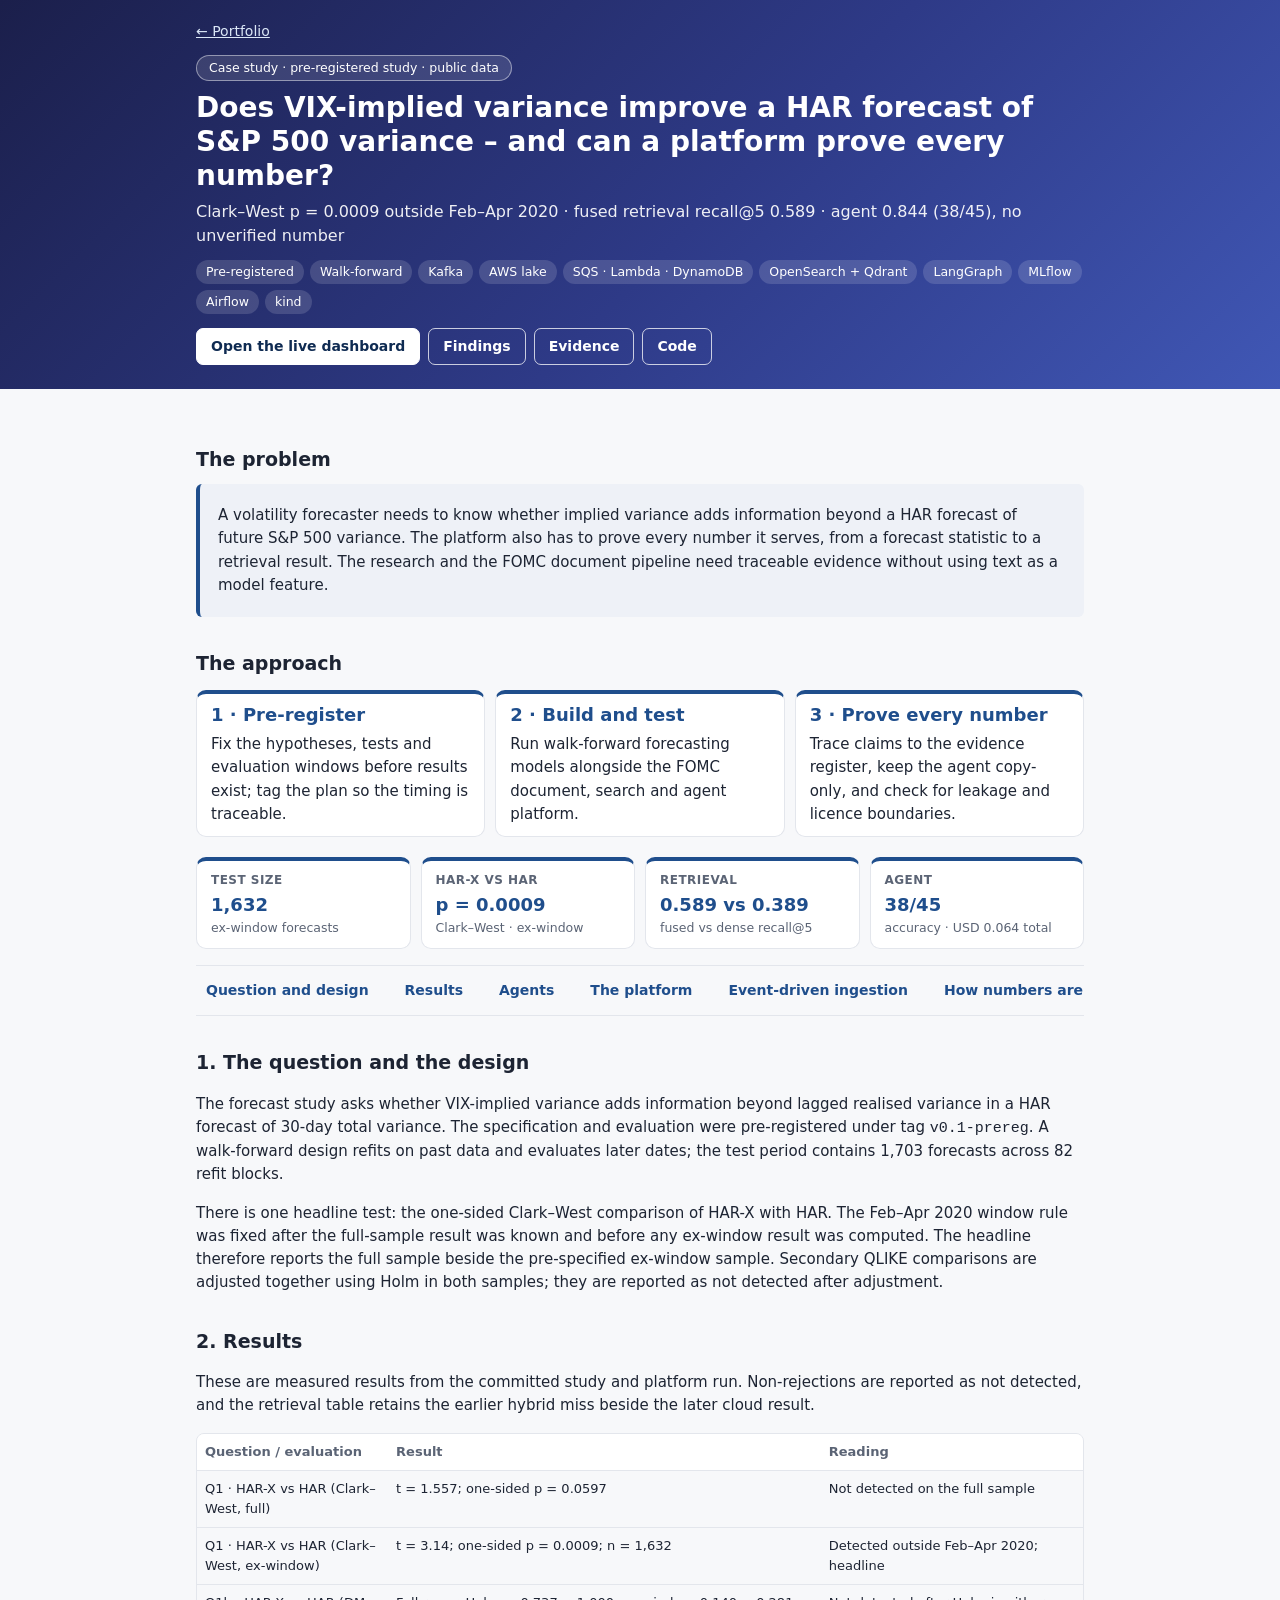
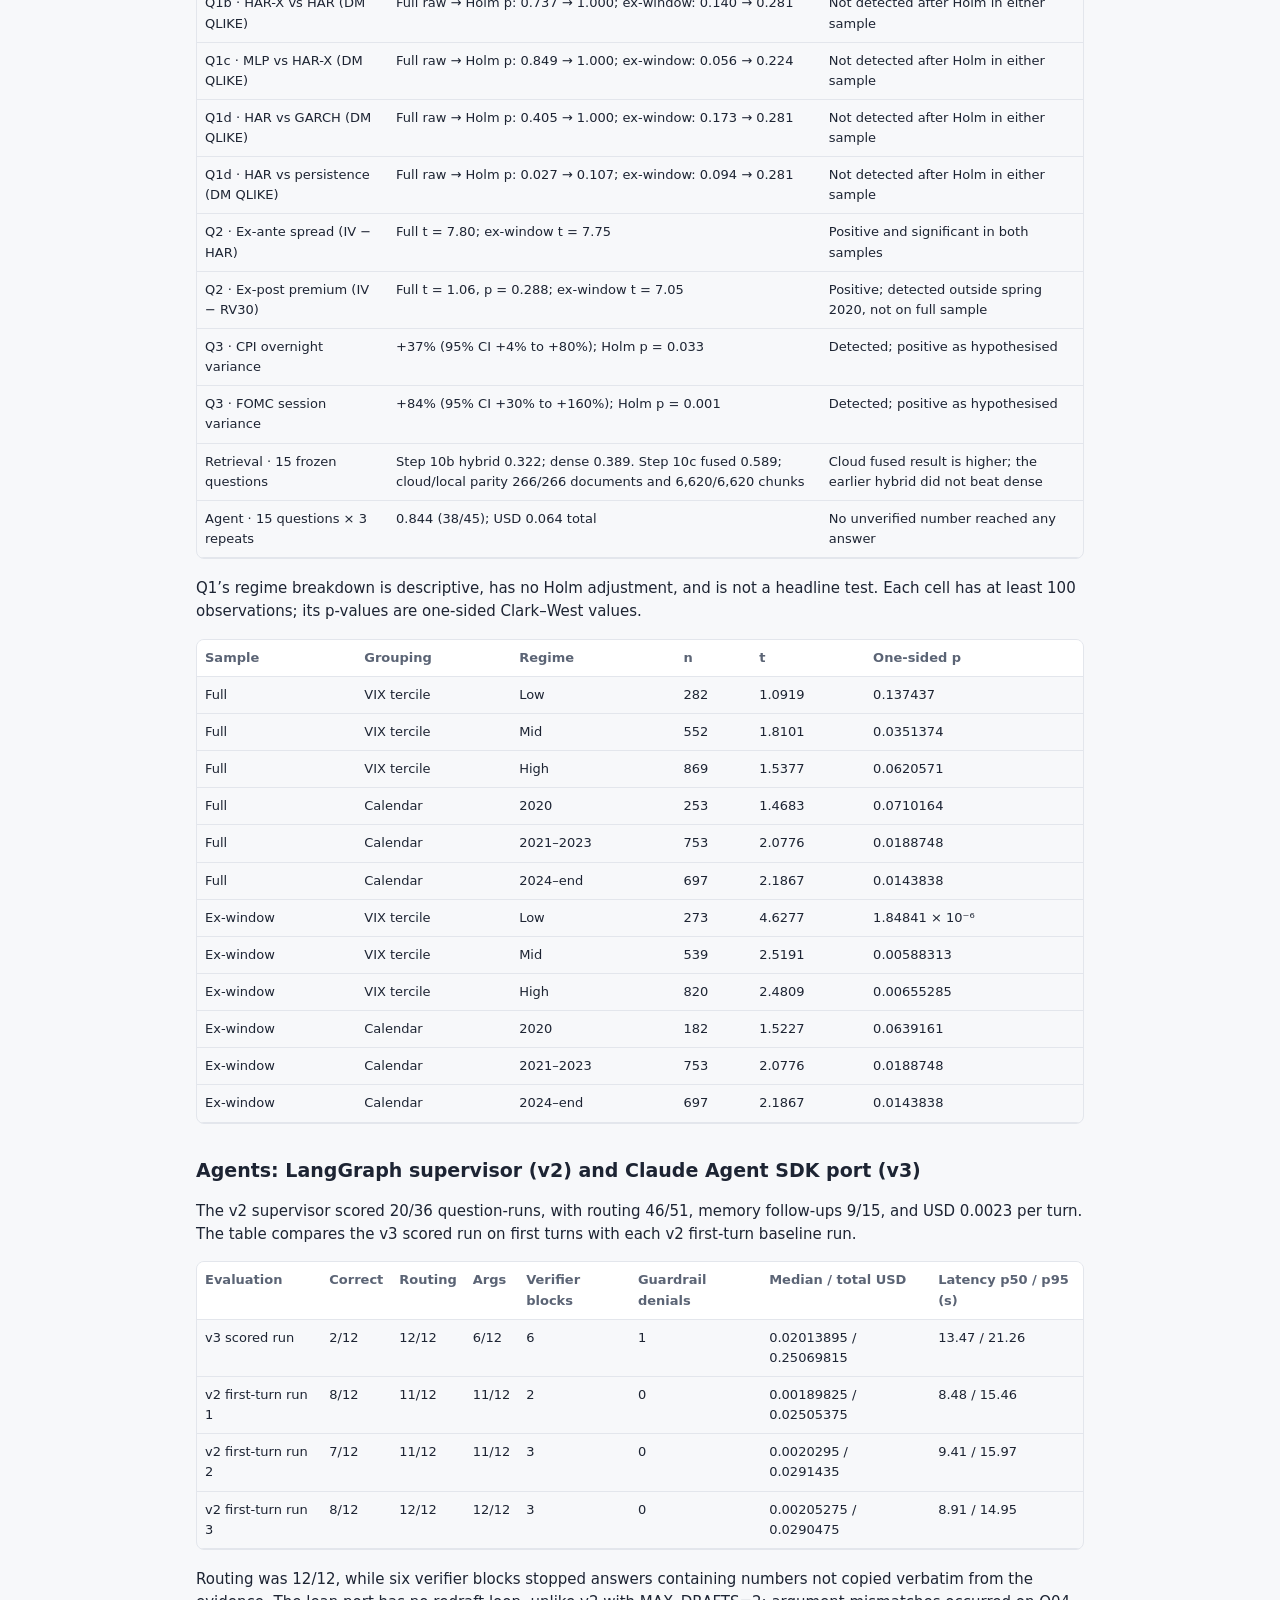
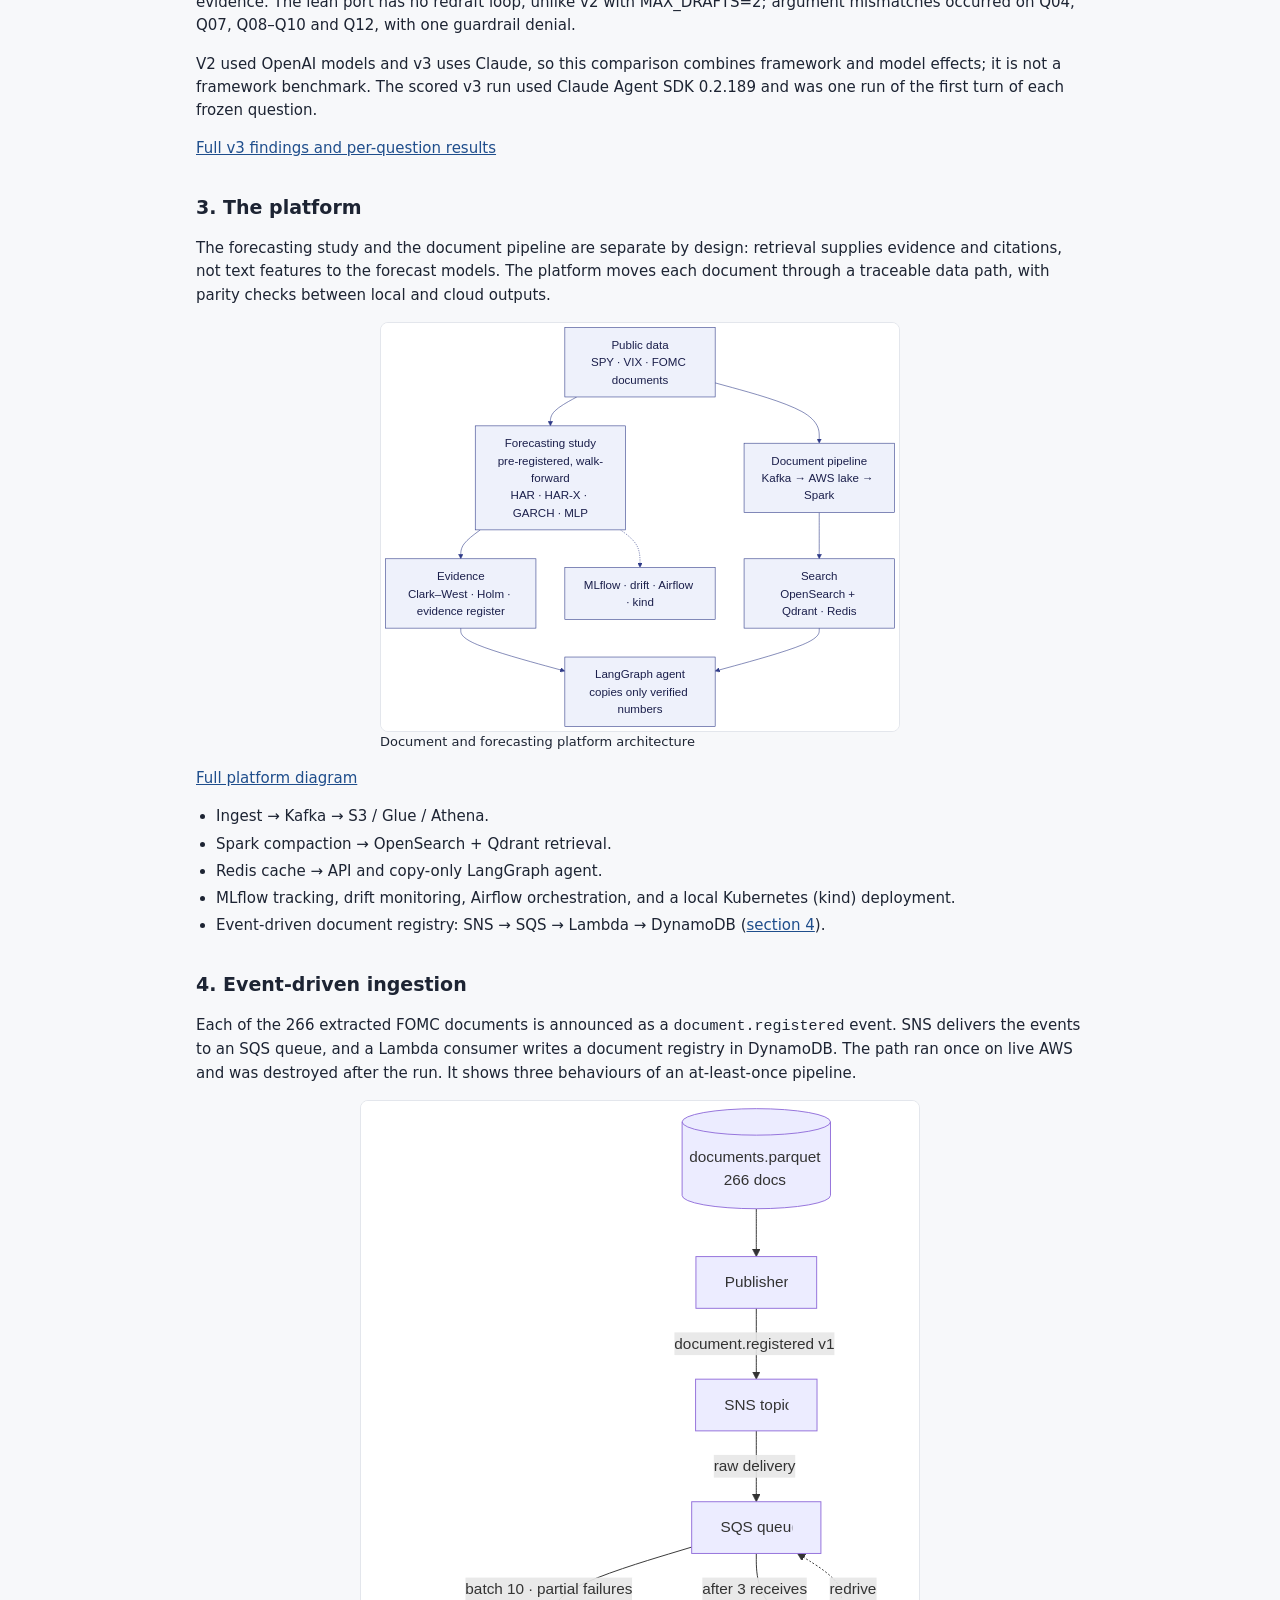
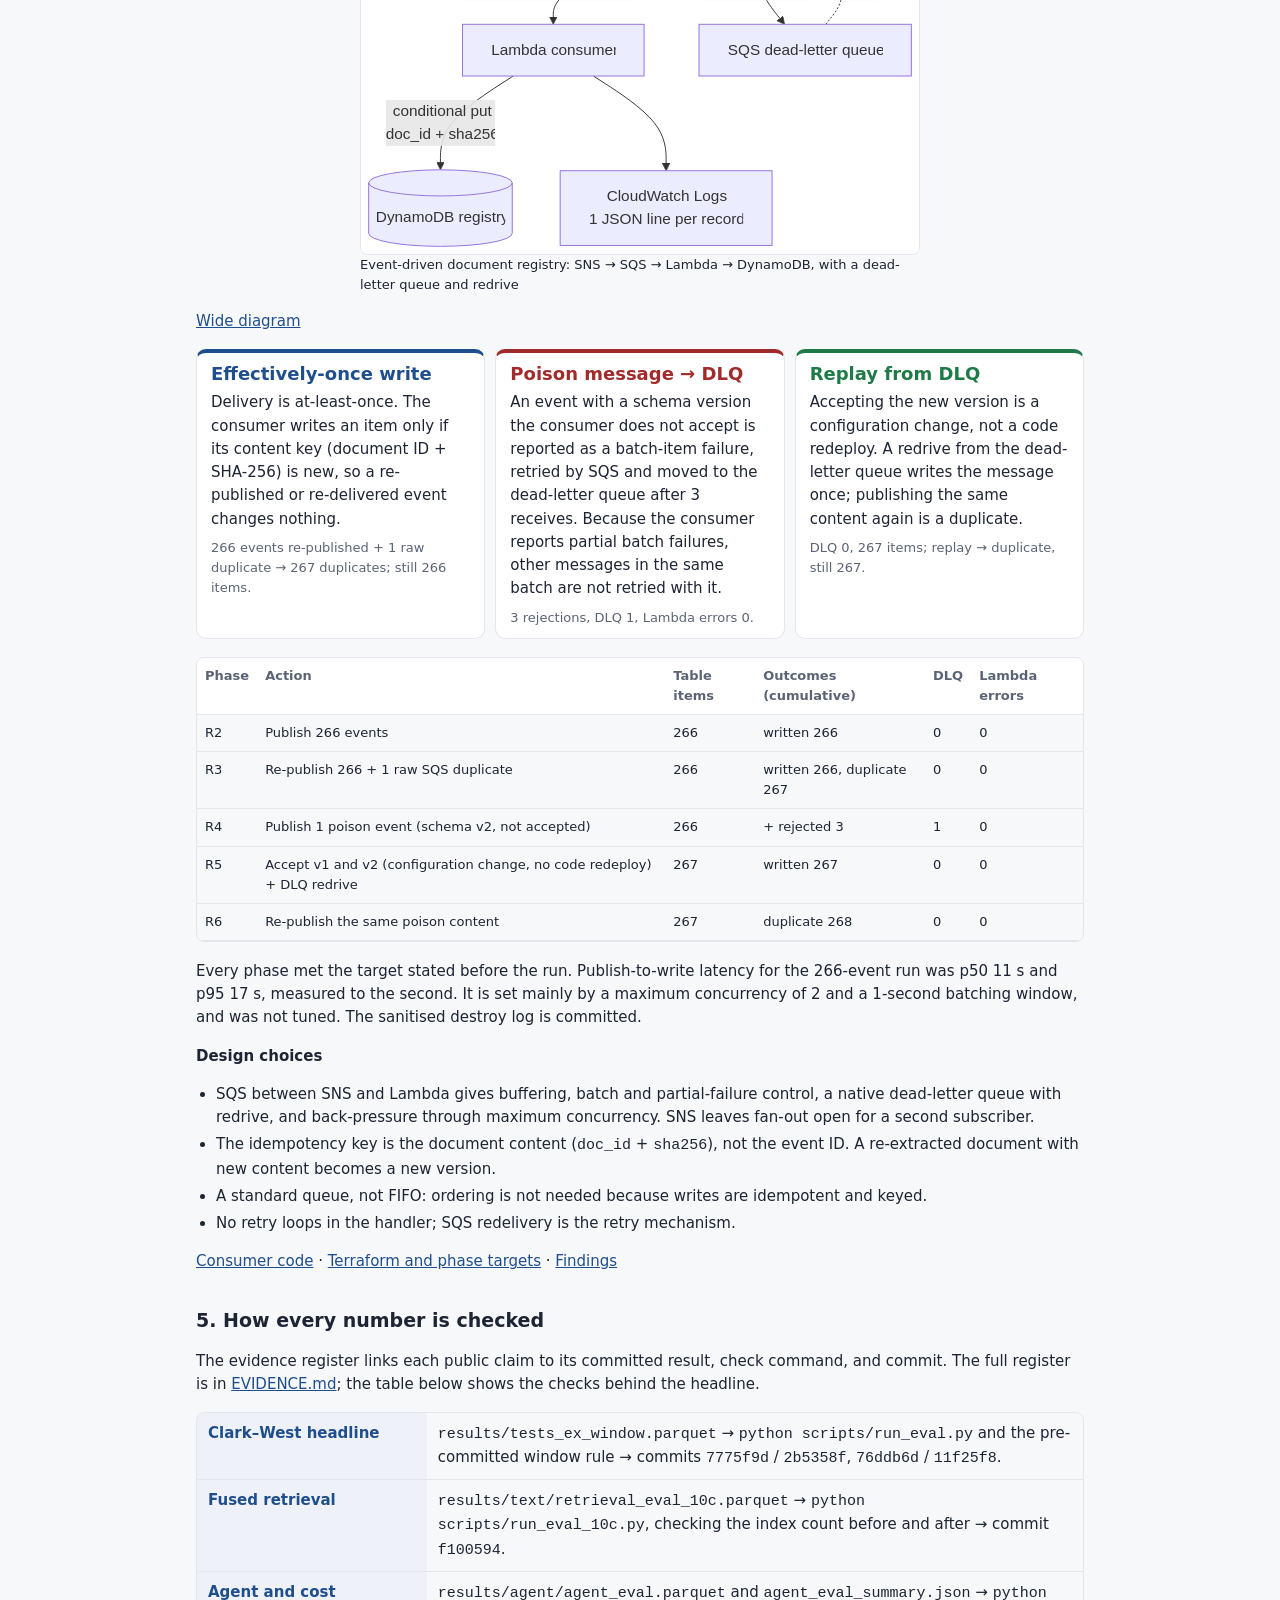
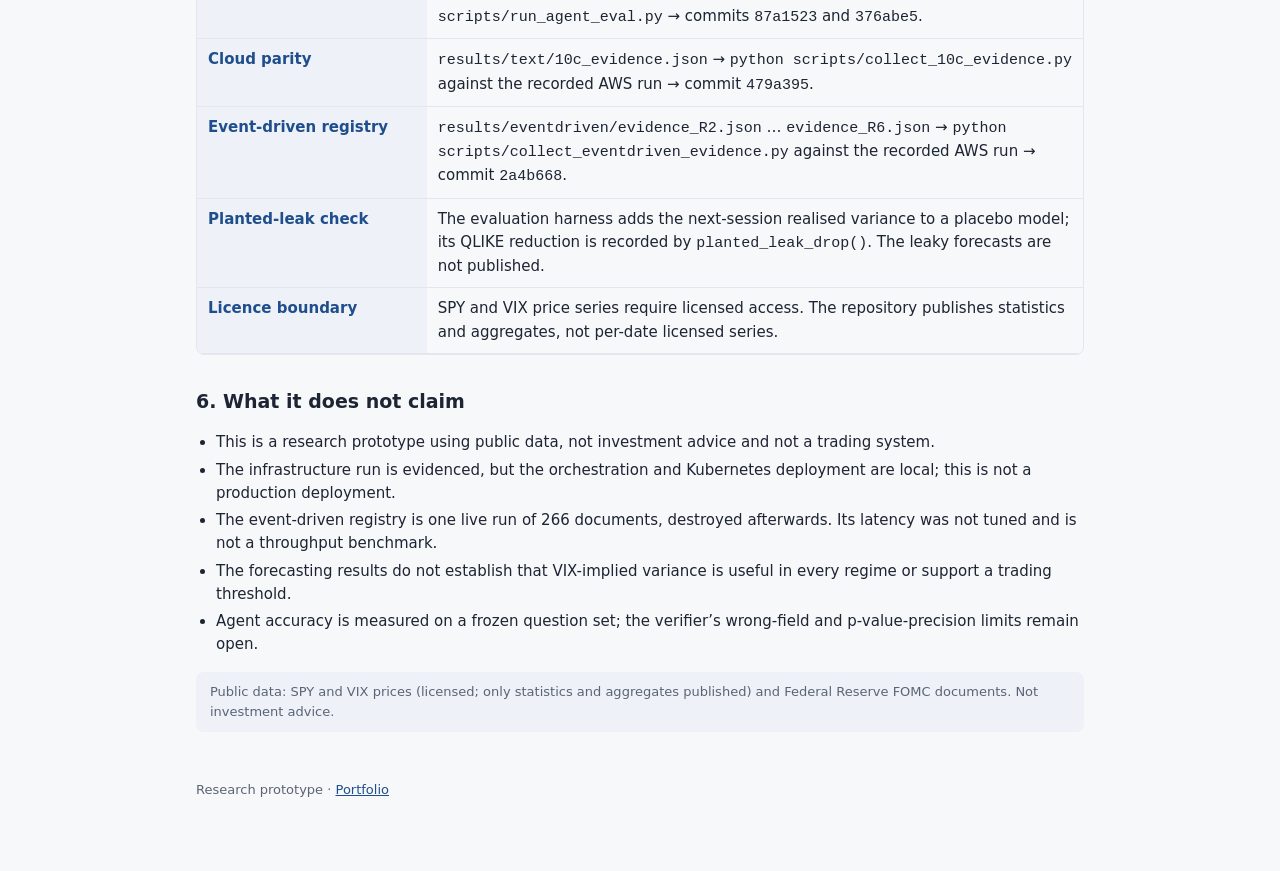
<file: case-studies/vol-forecast-lab.html>
<!doctype html>
<html lang="en">
<head>
<meta charset="utf-8">
<meta name="viewport" content="width=device-width,initial-scale=1">
<title>Does VIX-implied variance improve a HAR forecast? · case study</title>
<meta name="description" content="A pre-registered volatility forecasting study and evidence-gated FOMC document platform using public data.">
<link rel="icon" href="/assets/favicon-32x32.png" sizes="32x32">
<link rel="apple-touch-icon" href="/assets/apple-touch-icon.png">
<link rel="stylesheet" href="../assets/style.css?v=20261119p1">
<style>
.cs-hero{background:linear-gradient(135deg,#1b1f4b 0%,#2e3a87 55%,#4057b5 100%)}
.cs-chips span{white-space:nowrap}
.cs-main .glance .p-card{border-top:4px solid var(--flow)}
.cs-main .glance .p-num{display:block;font-size:18px;line-height:1.2;font-weight:700;color:var(--flow)}
.cs-main .glance .p-lbl{display:block;font-size:12.5px;color:var(--mute);margin-top:3px}
.approach-cards{display:grid;grid-template-columns:repeat(3,minmax(0,1fr));gap:10px;margin:12px 0 20px}
.approach-card p{margin:7px 0 0}
.overview-figure{max-width:520px;margin:14px auto 6px}
.overview-figure img{display:block;width:100%;max-width:100%;height:auto;margin:0 auto}
.table-scroll{max-width:100%;overflow-x:auto;border:1px solid var(--line);border-radius:8px;margin:10px 0 18px;-webkit-overflow-scrolling:touch}
.table-scroll table{min-width:760px;margin:0}
.table-scroll.regime table{min-width:700px}
.table-scroll th{position:sticky;top:0;background:var(--card)}
.evidence-register{display:grid;grid-template-columns:minmax(110px,.7fr) minmax(0,2fr);gap:0;border:1px solid var(--line);border-radius:8px;overflow:hidden}
.evidence-register dt,.evidence-register dd{margin:0;padding:9px 11px;border-bottom:1px solid var(--line)}
.evidence-register dt{font-weight:700;background:var(--accent-bg);color:var(--accent)}
.evidence-register dd{overflow-wrap:anywhere}
@media(max-width:600px){.evidence-register{grid-template-columns:1fr}.evidence-register dt{border-bottom:0;padding-bottom:2px}.evidence-register dd{padding-top:3px}}
@media(max-width:600px){.approach-cards{grid-template-columns:minmax(0,1fr)}}
.ed-figure{max-width:560px;margin:14px auto 6px}
.ed-figure img{display:block;width:100%;max-width:100%;height:auto;margin:0 auto}
.ed-cards{display:grid;grid-template-columns:repeat(3,minmax(0,1fr));gap:10px;margin:12px 0 18px}
.ed-cards .p-card p{margin:7px 0 0}
.ed-cards .ed-ev{font-size:13px;color:var(--mute)}
.ed-cards .p-card.flow{border-top-color:var(--flow)}
.ed-cards .p-card.flow .p-num{color:var(--flow)}
.ed-cards .p-card.ok{border-top-color:var(--ok)}
.ed-cards .p-card.ok .p-num{color:var(--ok)}
.table-scroll.ed table{min-width:680px}
@media(max-width:600px){.ed-cards{grid-template-columns:minmax(0,1fr)}}
</style>
</head>
<body>
<header class="cs-hero">
<div class="cs-hero-inner">
<nav><a href="/?track=data">← Portfolio</a></nav>
<span class="cs-pill">Case study · pre-registered study · public data</span>
<h1>Does VIX-implied variance improve a HAR forecast of S&amp;P 500 variance – and can a platform prove every number?</h1>
<p class="cs-lede">Clark–West p = 0.0009 outside Feb–Apr 2020 · fused retrieval recall@5 0.589 · agent 0.844 (38/45), no unverified number</p>
<div class="cs-chips"><span>Pre-registered</span><span>Walk-forward</span><span>Kafka</span><span>AWS lake</span><span>SQS&nbsp;·&nbsp;Lambda&nbsp;·&nbsp;DynamoDB</span><span>OpenSearch + Qdrant</span><span>LangGraph</span><span>MLflow</span><span>Airflow</span><span>kind</span></div>
<p class="cs-actions">
  <a class="cs-btn primary" href="/vol-forecast-lab/dashboard/">Open the live dashboard</a>
  <a class="cs-btn" href="https://github.com/kakali-bandyopadhyay/vol-forecast-lab/blob/main/FINDINGS.md">Findings</a>
  <a class="cs-btn" href="https://github.com/kakali-bandyopadhyay/vol-forecast-lab/blob/main/EVIDENCE.md">Evidence</a>
  <a class="cs-btn" href="https://github.com/kakali-bandyopadhyay/vol-forecast-lab">Code</a>
</p>
</div>
</header>

<main class="cs-main">
<h2 id="problem">The problem</h2>
<div class="callout lead-problem">
<p>A volatility forecaster needs to know whether implied variance adds information beyond a HAR forecast of future S&amp;P 500 variance. The platform also has to prove every number it serves, from a forecast statistic to a retrieval result. The research and the FOMC document pipeline need traceable evidence without using text as a model feature.</p>
</div>

<h2 id="approach">The approach</h2>
<div class="approach-cards" aria-label="Three steps in the study and platform">
  <article class="p-card approach-card"><span class="p-num">1 · Pre-register</span><p>Fix the hypotheses, tests and evaluation windows before results exist; tag the plan so the timing is traceable.</p></article>
  <article class="p-card approach-card"><span class="p-num">2 · Build and test</span><p>Run walk-forward forecasting models alongside the FOMC document, search and agent platform.</p></article>
  <article class="p-card approach-card"><span class="p-num">3 · Prove every number</span><p>Trace claims to the evidence register, keep the agent copy-only, and check for leakage and licence boundaries.</p></article>
</div>

<dl class="glance" aria-label="Study at a glance">
  <div class="p-card"><dt>Test size</dt><dd><span class="p-num">1,632</span><span class="p-lbl">ex-window forecasts</span></dd></div>
  <div class="p-card"><dt>HAR-X vs HAR</dt><dd><span class="p-num">p = 0.0009</span><span class="p-lbl">Clark–West · ex-window</span></dd></div>
  <div class="p-card"><dt>Retrieval</dt><dd><span class="p-num">0.589 vs 0.389</span><span class="p-lbl">fused vs dense recall@5</span></dd></div>
  <div class="p-card"><dt>Agent</dt><dd><span class="p-num">38/45</span><span class="p-lbl">accuracy · USD 0.064 total</span></dd></div>
</dl>

<nav class="toc" aria-label="Sections">
  <a href="#design">Question and design</a><a href="#results">Results</a><a href="#agents">Agents</a><a href="#platform">The platform</a><a href="#event-driven">Event-driven ingestion</a><a href="#checks">How numbers are checked</a><a href="#limits">What it does not claim</a>
</nav>

<h2 id="design">1. The question and the design</h2>
<p>The forecast study asks whether VIX-implied variance adds information beyond lagged realised variance in a HAR forecast of 30-day total variance. The specification and evaluation were pre-registered under tag <code>v0.1-prereg</code>. A walk-forward design refits on past data and evaluates later dates; the test period contains 1,703 forecasts across 82 refit blocks.</p>
<p>There is one headline test: the one-sided Clark–West comparison of HAR-X with HAR. The Feb–Apr 2020 window rule was fixed after the full-sample result was known and before any ex-window result was computed. The headline therefore reports the full sample beside the pre-specified ex-window sample. Secondary QLIKE comparisons are adjusted together using Holm in both samples; they are reported as not detected after adjustment.</p>

<h2 id="results">2. Results</h2>
<p>These are measured results from the committed study and platform run. Non-rejections are reported as not detected, and the retrieval table retains the earlier hybrid miss beside the later cloud result.</p>
<div class="table-scroll" role="region" aria-label="Study headline results table" tabindex="0">
<table>
<thead><tr><th>Question / evaluation</th><th>Result</th><th>Reading</th></tr></thead>
<tbody>
<tr><td>Q1 · HAR-X vs HAR (Clark–West, full)</td><td>t = 1.557; one-sided p = 0.0597</td><td>Not detected on the full sample</td></tr>
<tr><td>Q1 · HAR-X vs HAR (Clark–West, ex-window)</td><td>t = 3.14; one-sided p = 0.0009; n = 1,632</td><td>Detected outside Feb–Apr 2020; headline</td></tr>
<tr><td>Q1b · HAR-X vs HAR (DM QLIKE)</td><td>Full raw → Holm p: 0.737 → 1.000; ex-window: 0.140 → 0.281</td><td>Not detected after Holm in either sample</td></tr>
<tr><td>Q1c · MLP vs HAR-X (DM QLIKE)</td><td>Full raw → Holm p: 0.849 → 1.000; ex-window: 0.056 → 0.224</td><td>Not detected after Holm in either sample</td></tr>
<tr><td>Q1d · HAR vs GARCH (DM QLIKE)</td><td>Full raw → Holm p: 0.405 → 1.000; ex-window: 0.173 → 0.281</td><td>Not detected after Holm in either sample</td></tr>
<tr><td>Q1d · HAR vs persistence (DM QLIKE)</td><td>Full raw → Holm p: 0.027 → 0.107; ex-window: 0.094 → 0.281</td><td>Not detected after Holm in either sample</td></tr>
<tr><td>Q2 · Ex-ante spread (IV − HAR)</td><td>Full t = 7.80; ex-window t = 7.75</td><td>Positive and significant in both samples</td></tr>
<tr><td>Q2 · Ex-post premium (IV − RV30)</td><td>Full t = 1.06, p = 0.288; ex-window t = 7.05</td><td>Positive; detected outside spring 2020, not on full sample</td></tr>
<tr><td>Q3 · CPI overnight variance</td><td>+37% (95% CI +4% to +80%); Holm p = 0.033</td><td>Detected; positive as hypothesised</td></tr>
<tr><td>Q3 · FOMC session variance</td><td>+84% (95% CI +30% to +160%); Holm p = 0.001</td><td>Detected; positive as hypothesised</td></tr>
<tr><td>Retrieval · 15 frozen questions</td><td>Step 10b hybrid 0.322; dense 0.389. Step 10c fused 0.589; cloud/local parity 266/266 documents and 6,620/6,620 chunks</td><td>Cloud fused result is higher; the earlier hybrid did not beat dense</td></tr>
<tr><td>Agent · 15 questions × 3 repeats</td><td>0.844 (38/45); USD 0.064 total</td><td>No unverified number reached any answer</td></tr>
</tbody>
</table>
</div>
<p>Q1’s regime breakdown is descriptive, has no Holm adjustment, and is not a headline test. Each cell has at least 100 observations; its p-values are one-sided Clark–West values.</p>
<div class="table-scroll regime" role="region" aria-label="Q1 descriptive regime breakdown" tabindex="0">
<table>
<thead><tr><th>Sample</th><th>Grouping</th><th>Regime</th><th>n</th><th>t</th><th>One-sided p</th></tr></thead>
<tbody>
<tr><td>Full</td><td>VIX tercile</td><td>Low</td><td>282</td><td>1.0919</td><td>0.137437</td></tr>
<tr><td>Full</td><td>VIX tercile</td><td>Mid</td><td>552</td><td>1.8101</td><td>0.0351374</td></tr>
<tr><td>Full</td><td>VIX tercile</td><td>High</td><td>869</td><td>1.5377</td><td>0.0620571</td></tr>
<tr><td>Full</td><td>Calendar</td><td>2020</td><td>253</td><td>1.4683</td><td>0.0710164</td></tr>
<tr><td>Full</td><td>Calendar</td><td>2021–2023</td><td>753</td><td>2.0776</td><td>0.0188748</td></tr>
<tr><td>Full</td><td>Calendar</td><td>2024–end</td><td>697</td><td>2.1867</td><td>0.0143838</td></tr>
<tr><td>Ex-window</td><td>VIX tercile</td><td>Low</td><td>273</td><td>4.6277</td><td>1.84841 × 10⁻⁶</td></tr>
<tr><td>Ex-window</td><td>VIX tercile</td><td>Mid</td><td>539</td><td>2.5191</td><td>0.00588313</td></tr>
<tr><td>Ex-window</td><td>VIX tercile</td><td>High</td><td>820</td><td>2.4809</td><td>0.00655285</td></tr>
<tr><td>Ex-window</td><td>Calendar</td><td>2020</td><td>182</td><td>1.5227</td><td>0.0639161</td></tr>
<tr><td>Ex-window</td><td>Calendar</td><td>2021–2023</td><td>753</td><td>2.0776</td><td>0.0188748</td></tr>
<tr><td>Ex-window</td><td>Calendar</td><td>2024–end</td><td>697</td><td>2.1867</td><td>0.0143838</td></tr>
</tbody>
</table>
</div>

<h2 id="agents">Agents: LangGraph supervisor (v2) and Claude Agent SDK port (v3)</h2>
<p>The v2 supervisor scored 20/36 question-runs, with routing 46/51, memory follow-ups 9/15, and USD 0.0023 per turn. The table compares the v3 scored run on first turns with each v2 first-turn baseline run.</p>
<div class="table-scroll" role="region" aria-label="Agent v3 and v2 first-turn results" tabindex="0">
<table>
<thead><tr><th>Evaluation</th><th>Correct</th><th>Routing</th><th>Args</th><th>Verifier blocks</th><th>Guardrail denials</th><th>Median / total USD</th><th>Latency p50 / p95 (s)</th></tr></thead>
<tbody>
<tr><td>v3 scored run</td><td>2/12</td><td>12/12</td><td>6/12</td><td>6</td><td>1</td><td>0.02013895 / 0.25069815</td><td>13.47 / 21.26</td></tr>
<tr><td>v2 first-turn run 1</td><td>8/12</td><td>11/12</td><td>11/12</td><td>2</td><td>0</td><td>0.00189825 / 0.02505375</td><td>8.48 / 15.46</td></tr>
<tr><td>v2 first-turn run 2</td><td>7/12</td><td>11/12</td><td>11/12</td><td>3</td><td>0</td><td>0.0020295 / 0.0291435</td><td>9.41 / 15.97</td></tr>
<tr><td>v2 first-turn run 3</td><td>8/12</td><td>12/12</td><td>12/12</td><td>3</td><td>0</td><td>0.00205275 / 0.0290475</td><td>8.91 / 14.95</td></tr>
</tbody>
</table>
</div>
<p>Routing was 12/12, while six verifier blocks stopped answers containing numbers not copied verbatim from the evidence. The lean port has no redraft loop, unlike v2 with MAX_DRAFTS=2; argument mismatches occurred on Q04, Q07, Q08–Q10 and Q12, with one guardrail denial.</p>
<p>V2 used OpenAI models and v3 uses Claude, so this comparison combines framework and model effects; it is not a framework benchmark. The scored v3 run used Claude Agent SDK 0.2.189 and was one run of the first turn of each frozen question.</p>
<p><a href="https://github.com/kakali-bandyopadhyay/vol-forecast-lab/blob/main/FINDINGS.md#agent-v3-claude-agent-sdk-port-lean-nov-2026">Full v3 findings and per-question results</a></p>

<h2 id="platform">3. The platform</h2>
<p>The forecasting study and the document pipeline are separate by design: retrieval supplies evidence and citations, not text features to the forecast models. The platform moves each document through a traceable data path, with parity checks between local and cloud outputs.</p>
<figure class="overview-figure">
  <img src="../assets/img/vol-forecast-lab-overview.svg" alt="Overview: public data feeds a pre-registered forecasting study and a document pipeline with search; a LangGraph agent repeats only verified numbers">
  <figcaption>Document and forecasting platform architecture</figcaption>
</figure>
<p><a href="https://github.com/kakali-bandyopadhyay/vol-forecast-lab/blob/main/figures/diagrams/platform.svg">Full platform diagram</a></p>
<ul>
  <li>Ingest → Kafka → S3 / Glue / Athena.</li>
  <li>Spark compaction → OpenSearch + Qdrant retrieval.</li>
  <li>Redis cache → API and copy-only LangGraph agent.</li>
  <li>MLflow tracking, drift monitoring, Airflow orchestration, and a local Kubernetes (kind) deployment.</li>
  <li>Event-driven document registry: SNS → SQS → Lambda → DynamoDB (<a href="#event-driven">section 4</a>).</li>
</ul>

<h2 id="event-driven">4. Event-driven ingestion</h2>
<p>Each of the 266 extracted FOMC documents is announced as a <code>document.registered</code> event. SNS delivers the events to an SQS queue, and a Lambda consumer writes a document registry in DynamoDB. The path ran once on live AWS and was destroyed after the run. It shows three behaviours of an at-least-once pipeline.</p>
<figure class="ed-figure">
  <img src="../assets/img/vol-forecast-lab-eventdriven.svg" width="582" height="786" alt="Event-driven path: a publisher sends one event per document to an SNS topic, which delivers to an SQS queue; a Lambda consumer writes a DynamoDB registry with a conditional put on the content key; messages that fail three receives move to a dead-letter queue and can be redriven to the main queue">
  <figcaption>Event-driven document registry: SNS → SQS → Lambda → DynamoDB, with a dead-letter queue and redrive</figcaption>
</figure>
<p><a href="https://github.com/kakali-bandyopadhyay/vol-forecast-lab/blob/main/figures/diagrams/eventdriven.svg">Wide diagram</a></p>
<div class="ed-cards" aria-label="Three behaviours shown on live AWS">
  <article class="p-card flow"><span class="p-num">Effectively-once write</span><p>Delivery is at-least-once. The consumer writes an item only if its content key (document ID + SHA-256) is new, so a re-published or re-delivered event changes nothing.</p><p class="ed-ev">266 events re-published + 1 raw duplicate → 267 duplicates; still 266 items.</p></article>
  <article class="p-card"><span class="p-num">Poison message → DLQ</span><p>An event with a schema version the consumer does not accept is reported as a batch-item failure, retried by SQS and moved to the dead-letter queue after 3 receives. Because the consumer reports partial batch failures, other messages in the same batch are not retried with it.</p><p class="ed-ev">3 rejections, DLQ 1, Lambda errors 0.</p></article>
  <article class="p-card ok"><span class="p-num">Replay from DLQ</span><p>Accepting the new version is a configuration change, not a code redeploy. A redrive from the dead-letter queue writes the message once; publishing the same content again is a duplicate.</p><p class="ed-ev">DLQ 0, 267 items; replay → duplicate, still 267.</p></article>
</div>
<div class="table-scroll ed" role="region" aria-label="Event-driven run, phase by phase" tabindex="0">
<table>
<thead><tr><th>Phase</th><th>Action</th><th>Table items</th><th>Outcomes (cumulative)</th><th>DLQ</th><th>Lambda errors</th></tr></thead>
<tbody>
<tr><td>R2</td><td>Publish 266 events</td><td>266</td><td>written 266</td><td>0</td><td>0</td></tr>
<tr><td>R3</td><td>Re-publish 266 + 1 raw SQS duplicate</td><td>266</td><td>written 266, duplicate 267</td><td>0</td><td>0</td></tr>
<tr><td>R4</td><td>Publish 1 poison event (schema v2, not accepted)</td><td>266</td><td>+ rejected 3</td><td>1</td><td>0</td></tr>
<tr><td>R5</td><td>Accept v1 and v2 (configuration change, no code redeploy) + DLQ redrive</td><td>267</td><td>written 267</td><td>0</td><td>0</td></tr>
<tr><td>R6</td><td>Re-publish the same poison content</td><td>267</td><td>duplicate 268</td><td>0</td><td>0</td></tr>
</tbody>
</table>
</div>
<p>Every phase met the target stated before the run. Publish-to-write latency for the 266-event run was p50 11 s and p95 17 s, measured to the second. It is set mainly by a maximum concurrency of 2 and a 1-second batching window, and was not tuned. The sanitised destroy log is committed.</p>
<h3>Design choices</h3>
<ul>
  <li>SQS between SNS and Lambda gives buffering, batch and partial-failure control, a native dead-letter queue with redrive, and back-pressure through maximum concurrency. SNS leaves fan-out open for a second subscriber.</li>
  <li>The idempotency key is the document content (<code>doc_id</code> + <code>sha256</code>), not the event ID. A re-extracted document with new content becomes a new version.</li>
  <li>A standard queue, not FIFO: ordering is not needed because writes are idempotent and keyed.</li>
  <li>No retry loops in the handler; SQS redelivery is the retry mechanism.</li>
</ul>
<p><a href="https://github.com/kakali-bandyopadhyay/vol-forecast-lab/blob/main/lambda/doc_registry/handler.py">Consumer code</a> · <a href="https://github.com/kakali-bandyopadhyay/vol-forecast-lab/blob/main/infra/eventdriven/README.md">Terraform and phase targets</a> · <a href="https://github.com/kakali-bandyopadhyay/vol-forecast-lab/blob/main/FINDINGS.md">Findings</a></p>

<h2 id="checks">5. How every number is checked</h2>
<p>The evidence register links each public claim to its committed result, check command, and commit. The full register is in <a href="https://github.com/kakali-bandyopadhyay/vol-forecast-lab/blob/main/EVIDENCE.md">EVIDENCE.md</a>; the table below shows the checks behind the headline.</p>
<dl class="evidence-register">
  <dt>Clark–West headline</dt><dd><code>results/tests_ex_window.parquet</code> → <code>python scripts/run_eval.py</code> and the pre-committed window rule → commits <code>7775f9d</code> / <code>2b5358f</code>, <code>76ddb6d</code> / <code>11f25f8</code>.</dd>
  <dt>Fused retrieval</dt><dd><code>results/text/retrieval_eval_10c.parquet</code> → <code>python scripts/run_eval_10c.py</code>, checking the index count before and after → commit <code>f100594</code>.</dd>
  <dt>Agent and cost</dt><dd><code>results/agent/agent_eval.parquet</code> and <code>agent_eval_summary.json</code> → <code>python scripts/run_agent_eval.py</code> → commits <code>87a1523</code> and <code>376abe5</code>.</dd>
  <dt>Cloud parity</dt><dd><code>results/text/10c_evidence.json</code> → <code>python scripts/collect_10c_evidence.py</code> against the recorded AWS run → commit <code>479a395</code>.</dd>
  <dt>Event-driven registry</dt><dd><code>results/eventdriven/evidence_R2.json</code> … <code>evidence_R6.json</code> → <code>python scripts/collect_eventdriven_evidence.py</code> against the recorded AWS run → commit <code>2a4b668</code>.</dd>
  <dt>Planted-leak check</dt><dd>The evaluation harness adds the next-session realised variance to a placebo model; its QLIKE reduction is recorded by <code>planted_leak_drop()</code>. The leaky forecasts are not published.</dd>
  <dt>Licence boundary</dt><dd>SPY and VIX price series require licensed access. The repository publishes statistics and aggregates, not per-date licensed series.</dd>
</dl>

<h2 id="limits">6. What it does not claim</h2>
<ul>
  <li>This is a research prototype using public data, not investment advice and not a trading system.</li>
  <li>The infrastructure run is evidenced, but the orchestration and Kubernetes deployment are local; this is not a production deployment.</li>
  <li>The event-driven registry is one live run of 266 documents, destroyed afterwards. Its latency was not tuned and is not a throughput benchmark.</li>
  <li>The forecasting results do not establish that VIX-implied variance is useful in every regime or support a trading threshold.</li>
  <li>Agent accuracy is measured on a frozen question set; the verifier’s wrong-field and p-value-precision limits remain open.</li>
</ul>

<p class="note">Public data: SPY and VIX prices (licensed; only statistics and aggregates published) and Federal Reserve FOMC documents. Not investment advice.</p>
<footer>Research prototype · <a href="/?track=data">Portfolio</a></footer>
</main>
</body>
</html>
</file>
<file: assets/style.css>
:root{--bg:#f7f8fa;--card:#fff;--ink:#1d2433;--mute:#5b6475;--line:#e3e6ec;--accent:#1f4e8c;--accent-bg:#eef1f7;--ok:#1e7a46;--ok-bg:#e7f4ec}
@media (prefers-color-scheme:dark){:root{--bg:#12151b;--card:#1a1f27;--ink:#e6e9ef;--mute:#9aa3b2;--line:#2b3240;--accent:#8fb4ea;--accent-bg:#232a38;--ok:#7fd3a0;--ok-bg:#17301f}}
*{box-sizing:border-box}
body{margin:0;background:var(--bg);color:var(--ink);font:16px/1.6 system-ui,-apple-system,"Segoe UI",sans-serif}
main{max-width:920px;margin:0 auto;padding:40px 16px 64px}
a{color:var(--accent)}
h1{font-size:30px;line-height:1.2;margin:0 0 8px}
h2{font-size:21px;margin:40px 0 12px}
h3{font-size:17px;margin:0 0 6px}
.sub{color:var(--mute);margin:0 0 20px;font-size:17px}
.note{background:var(--accent-bg);border-radius:8px;padding:10px 14px;font-size:14px;color:var(--mute)}
.grid{display:grid;gap:14px;grid-template-columns:repeat(auto-fit,minmax(260px,1fr))}
.card{background:var(--card);border:1px solid var(--line);border-radius:12px;padding:18px}
.feature-build{display:grid;grid-template-columns:minmax(0,1fr) minmax(0,1.15fr);gap:18px;align-items:center}
.feature-build>img{display:block;width:100%;height:auto;max-height:330px;object-fit:contain;border:1px solid var(--line);border-radius:8px;background:#fff}
.feature-copy h3{margin:8px 0 12px}
.feature-copy p{margin:8px 0}
.filters{display:flex;flex-wrap:wrap;gap:8px;margin:0 0 14px}
.filter-chip{appearance:none;border:1px solid var(--line);border-radius:999px;background:var(--card);color:var(--ink);padding:6px 14px;cursor:pointer;font:600 14px/1.4 system-ui,-apple-system,"Segoe UI",sans-serif}
.filter-chip[aria-pressed="true"]{background:var(--accent);border-color:var(--accent);color:var(--bg)}
.filter-chip:focus-visible{outline:3px solid var(--accent);outline-offset:3px}
.grid [hidden]{display:none}
.card.feature{border-color:var(--accent)}
.tag{display:inline-block;font-size:12px;font-weight:600;border-radius:999px;padding:2px 10px;background:var(--accent-bg);color:var(--accent);margin:0 6px 8px 0}
.tag.ok{background:var(--ok-bg);color:var(--ok)}
.links a{margin-right:14px;font-weight:600;font-size:15px}
.mute,.muted{color:var(--mute);font-size:14px}
table{width:100%;border-collapse:collapse;font-size:14px;margin:8px 0}
th,td{text-align:left;padding:8px;border-bottom:1px solid var(--line);vertical-align:top}
th{color:var(--mute);font-weight:600}
.wrap{overflow-x:auto}
img{max-width:100%;height:auto;border-radius:8px;border:1px solid var(--line);background:#fff}
nav{font-size:14px;margin-bottom:24px}
footer{margin-top:48px;color:var(--mute);font-size:13px}
ul{padding-left:20px}
li{margin:4px 0}

.glance{display:grid;gap:10px;grid-template-columns:repeat(auto-fit,minmax(200px,1fr));margin:20px 0}
.glance div{background:var(--card);border:1px solid var(--line);border-radius:10px;padding:10px 14px}
.glance dt{font-size:12px;font-weight:700;text-transform:uppercase;letter-spacing:.04em;color:var(--mute)}
.glance dd{margin:4px 0 0;font-size:15px}
.toc{display:flex;flex-wrap:wrap;gap:8px 16px;font-size:14px;font-weight:600;margin:8px 0 0;padding:10px 0;border-top:1px solid var(--line);border-bottom:1px solid var(--line)}
.callout{border-left:4px solid var(--accent);background:var(--accent-bg);border-radius:6px;padding:10px 14px;margin:14px 0;font-size:15px}
h2{scroll-margin-top:16px}
.runs-mobile{display:none}
.runs-mobile .card{margin:8px 0;padding:12px 14px}
.runs-mobile p{margin:4px 0}
@media (max-width:640px){.runs-table{display:none}.runs-mobile{display:block}}
@media (max-width:640px){.feature-build{grid-template-columns:minmax(0,1fr)}.feature-build>img{max-height:none;aspect-ratio:16/9;object-fit:contain}}

:root{--flow:#1f4e8c;--flow-bg:#e8eef8;--human:#1e7a46;--human-bg:#e7f4ec;--assume:#8a5300;--assume-bg:#fff1d6;--block:#a12a2a;--block-bg:#fbe9e9}
@media (prefers-color-scheme:dark){:root{--flow:#9cbcec;--flow-bg:#1e2a3d;--human:#7fd3a0;--human-bg:#17301f;--assume:#f0c070;--assume-bg:#33280f;--block:#f09a9a;--block-bg:#3a1a1a}}
.lbl{display:inline-block;font-size:11.5px;font-weight:700;border-radius:4px;padding:1px 7px;margin:0 4px 2px 0;vertical-align:1px;border:1px solid transparent}
.lbl.flow{color:var(--flow);background:var(--flow-bg)}
.lbl.human{color:var(--human);background:var(--human-bg)}
.lbl.assume{color:var(--assume);background:var(--assume-bg)}
.lbl.block{color:var(--block);background:var(--block-bg)}
.glance .k-flow{border-left:4px solid var(--flow)}
.glance .k-assume{border-left:4px solid var(--assume)}
.legend{margin:12px 0 4px;font-size:13px}
.toc{position:sticky;top:0;z-index:5;background:var(--bg);flex-wrap:nowrap;overflow-x:auto;white-space:nowrap;-webkit-overflow-scrolling:touch;scrollbar-width:thin}
.toc a{text-decoration:none;padding:4px 10px;border-radius:999px;color:var(--flow)}
.toc a[aria-current]{background:var(--flow-bg);text-decoration:underline}
.toc a:focus-visible,summary:focus-visible,.imglink:focus-visible{outline:2px solid var(--flow);outline-offset:2px}
details{background:var(--card);border:1px solid var(--line);border-radius:10px;padding:8px 14px;margin:8px 0}
summary{cursor:pointer;font-weight:600;color:var(--flow)}
details[open] summary{margin-bottom:6px}
.detail-h{margin-top:20px}
.imglink{display:block}

.brand{display:flex;align-items:center;gap:12px}
.logo{width:44px;height:44px;border:0;background:none;border-radius:10px}

.brand{color:#0B2A4A}
@media (prefers-color-scheme:dark){.brand{color:var(--ink)}}
.lead-problem{font-size:15px;line-height:1.55;margin:0 0 18px;padding:14px 18px}
.lead-problem p{margin:6px 0}
.pressures{display:grid;grid-template-columns:repeat(auto-fit,minmax(170px,1fr));gap:10px;margin:12px 0 14px}
.p-card{background:var(--card);border:1px solid var(--line);border-top:4px solid var(--block);border-radius:10px;padding:10px 14px}
.p-card.amber{border-top-color:var(--assume)}
.p-num{display:block;font-size:18px;font-weight:700;color:var(--block);line-height:1.2}
.p-card.amber .p-num{color:var(--assume)}
.approach-card{border-top-color:var(--flow)}
.approach-card .p-num{color:var(--flow)}
.p-lbl{display:block;font-size:12px;color:var(--mute);margin-top:2px}
.d-strip{list-style:none;padding:0;margin:8px 0 2px;display:flex;flex-wrap:wrap;gap:8px}
.d-strip li{background:var(--card);border:1px solid var(--line);border-radius:999px;padding:3px 10px 3px 4px;font-size:13px}
.glance .k-ok{border-left:4px solid var(--ok)}
.cs-hero{background:linear-gradient(135deg,#0f2b52 0%,#1f4e8c 55%,#2d6cb5 100%);color:#fff;padding:20px 16px 24px}
.cs-hero-inner{max-width:888px;margin:0 auto}
.cs-hero nav{margin-bottom:12px}
.cs-hero nav a{color:#dbe7f7}
.cs-pill{display:inline-block;border:1px solid rgba(255,255,255,.45);background:rgba(255,255,255,.12);border-radius:999px;padding:2px 12px;font-size:12.5px;margin-bottom:10px}
.cs-hero h1{color:#fff;font-size:28px;line-height:1.2;margin:0 0 8px}
.cs-lede{font-size:16px;line-height:1.5;color:rgba(255,255,255,.92);margin:0 0 12px}
.cs-chips{display:flex;flex-wrap:wrap;gap:6px;margin:0 0 14px}
.cs-chips span{background:rgba(255,255,255,.14);border-radius:999px;padding:2px 10px;font-size:12.5px}
.cs-actions{display:flex;flex-wrap:wrap;gap:8px;margin:0}
.cs-btn{display:inline-block;padding:6px 14px;border-radius:7px;font-size:14px;border:1px solid rgba(255,255,255,.75);color:#fff;font-weight:600;text-decoration:none}
.cs-btn.primary{background:#fff;color:#0f2b52;border-color:#fff}
.cs-btn:hover{background:rgba(255,255,255,.15)}
.cs-btn.primary:hover{background:#eef3fb}
main.cs-main{padding-top:24px}
@media (max-width:640px){.cs-hero h1{font-size:23px}.cs-lede{font-size:15px}}
main.cs-main{font-size:15px;line-height:1.55}
main.cs-main h2{font-size:19px;margin:32px 0 10px}
main.cs-main h3{font-size:15px}
main.cs-main table{font-size:13px}
main.cs-main figcaption{font-size:13px}
main.cs-main .glance{margin:0 0 16px}
main.cs-main .glance dd{font-size:14px}
main.cs-main .note{font-size:13px}
.feature-build.private-credit-build{grid-template-columns:minmax(0,1fr) minmax(0,1fr);align-items:center;gap:22px}
.private-credit-build>img{display:block;width:100%;max-width:520px;height:auto;max-height:none;margin:0 auto}
.cs-chips span{white-space:nowrap}
.table-scroll{max-width:100%;overflow-x:auto;border:1px solid var(--line);border-radius:8px;margin:10px 0 18px;-webkit-overflow-scrolling:touch}
.table-scroll table{min-width:680px;margin:0}
.table-scroll th{position:sticky;top:0;background:var(--card)}
@media(max-width:760px){.feature-build.private-credit-build{grid-template-columns:minmax(0,1fr)}}
</file>
